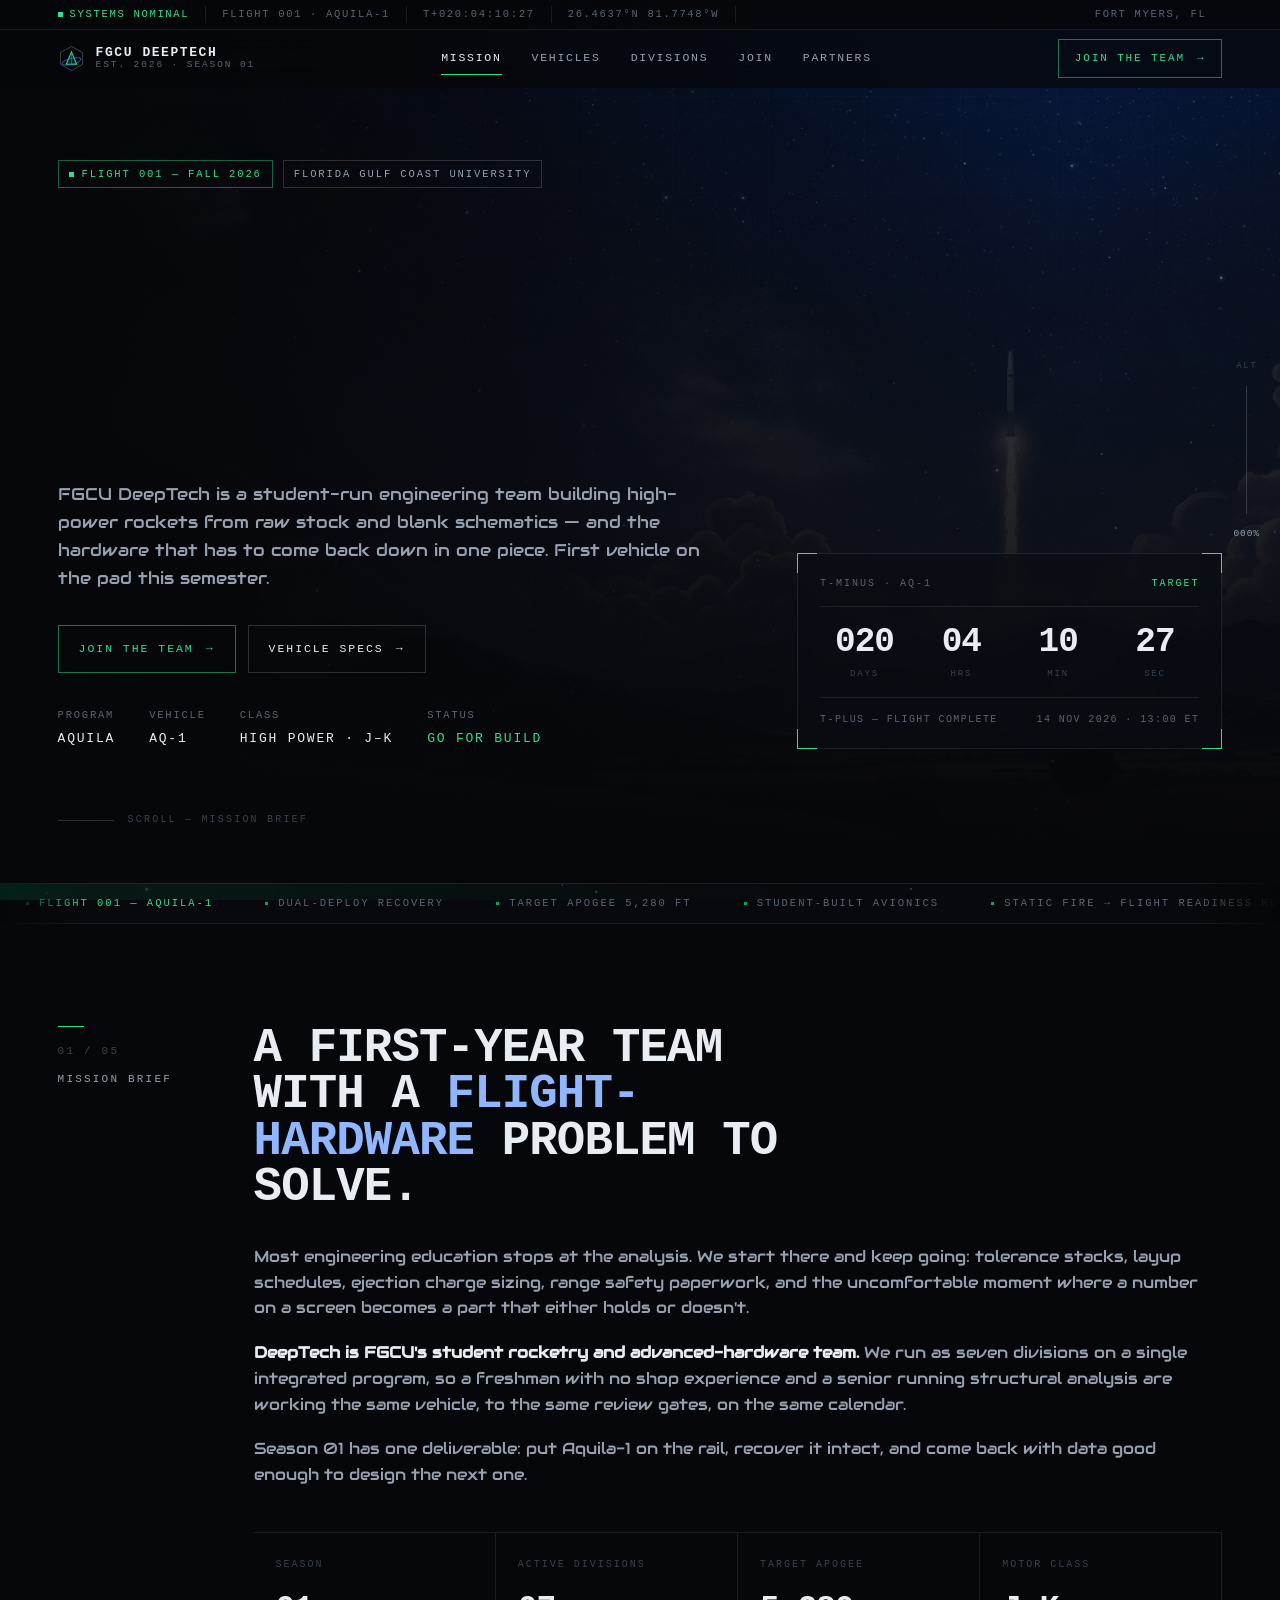
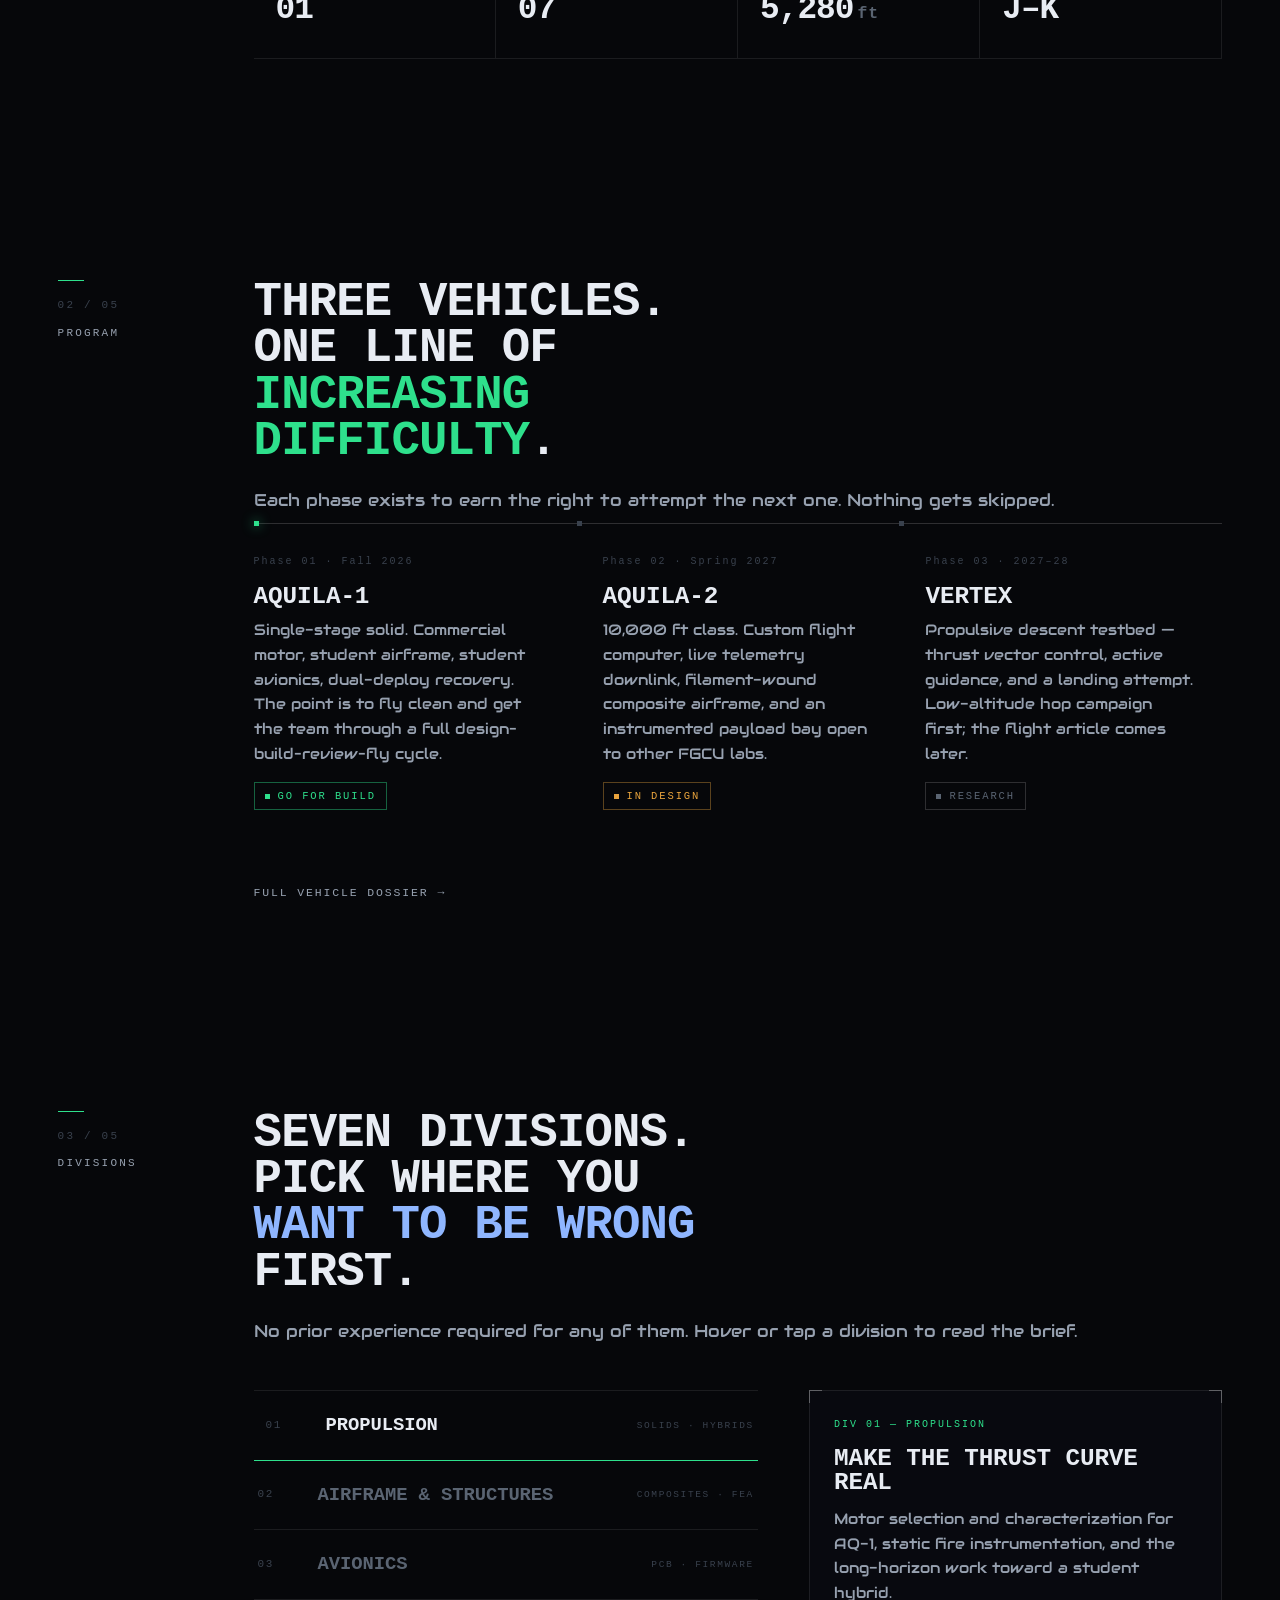
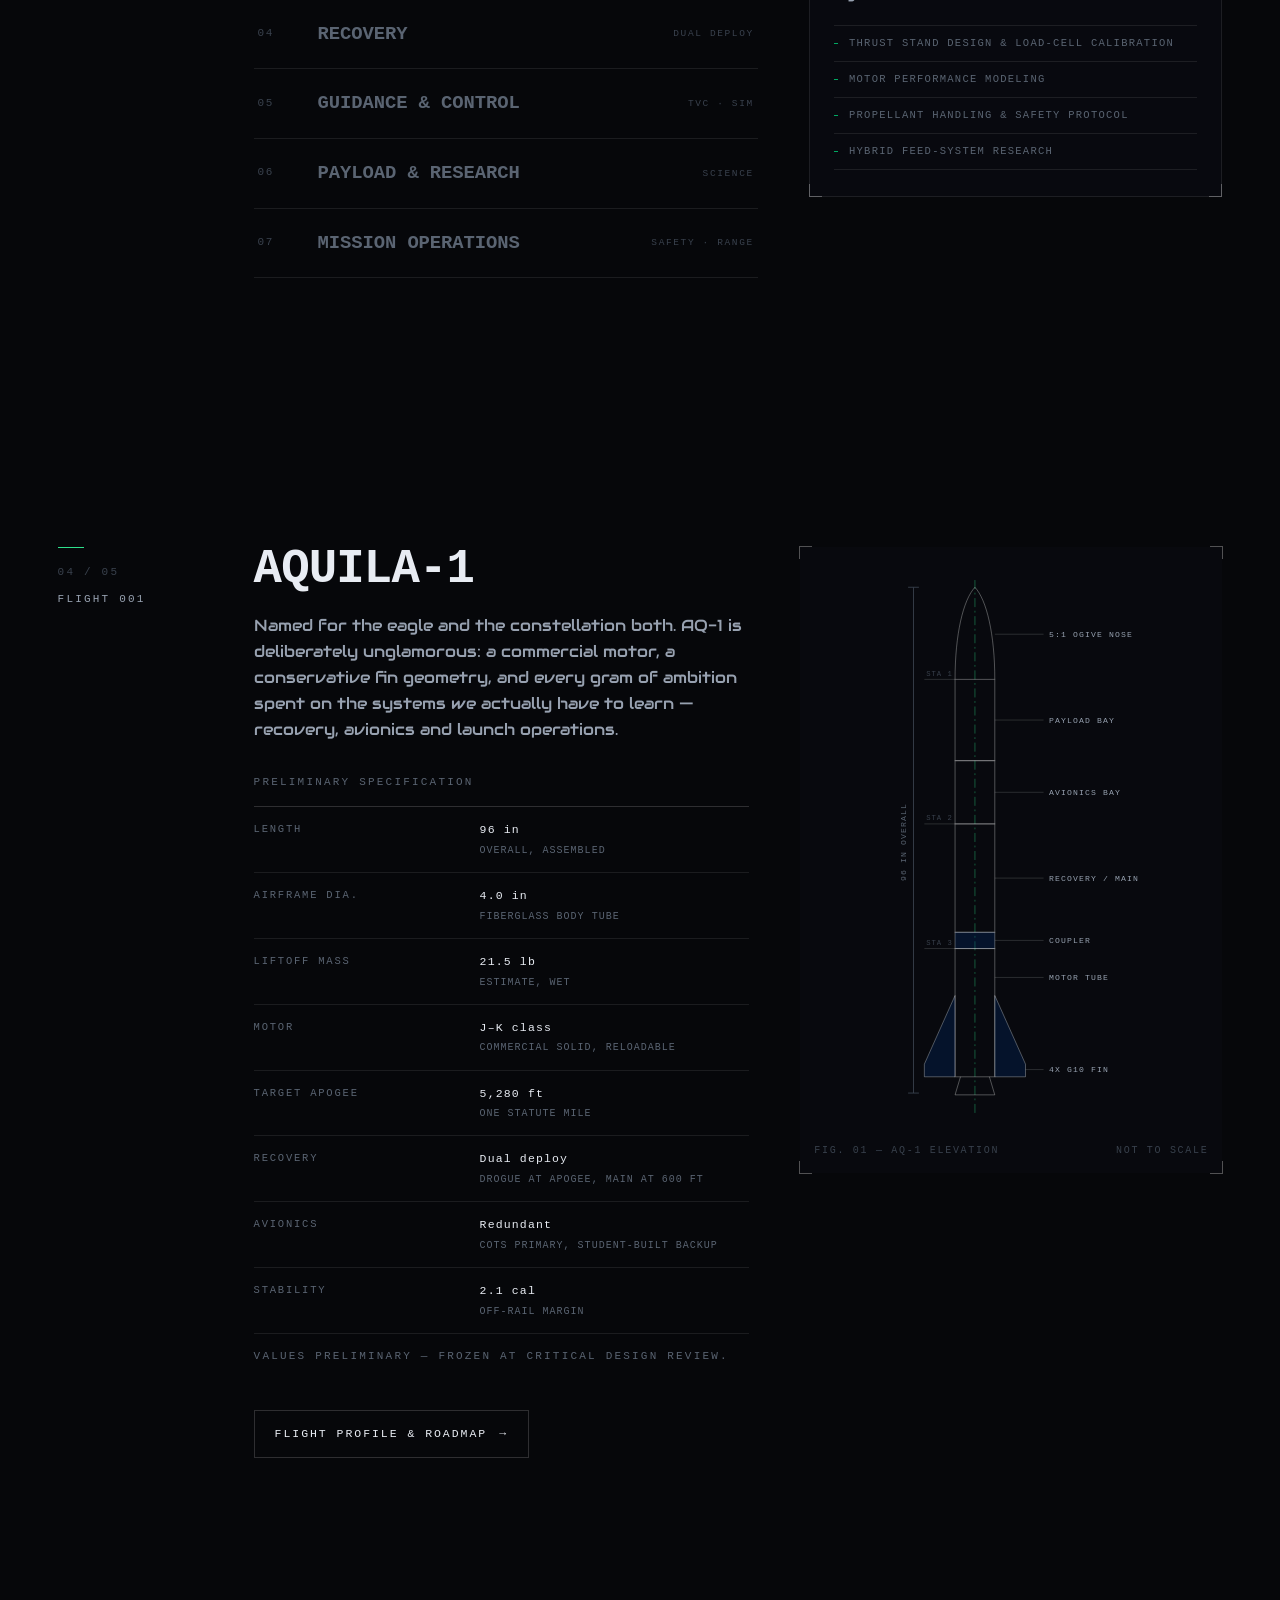
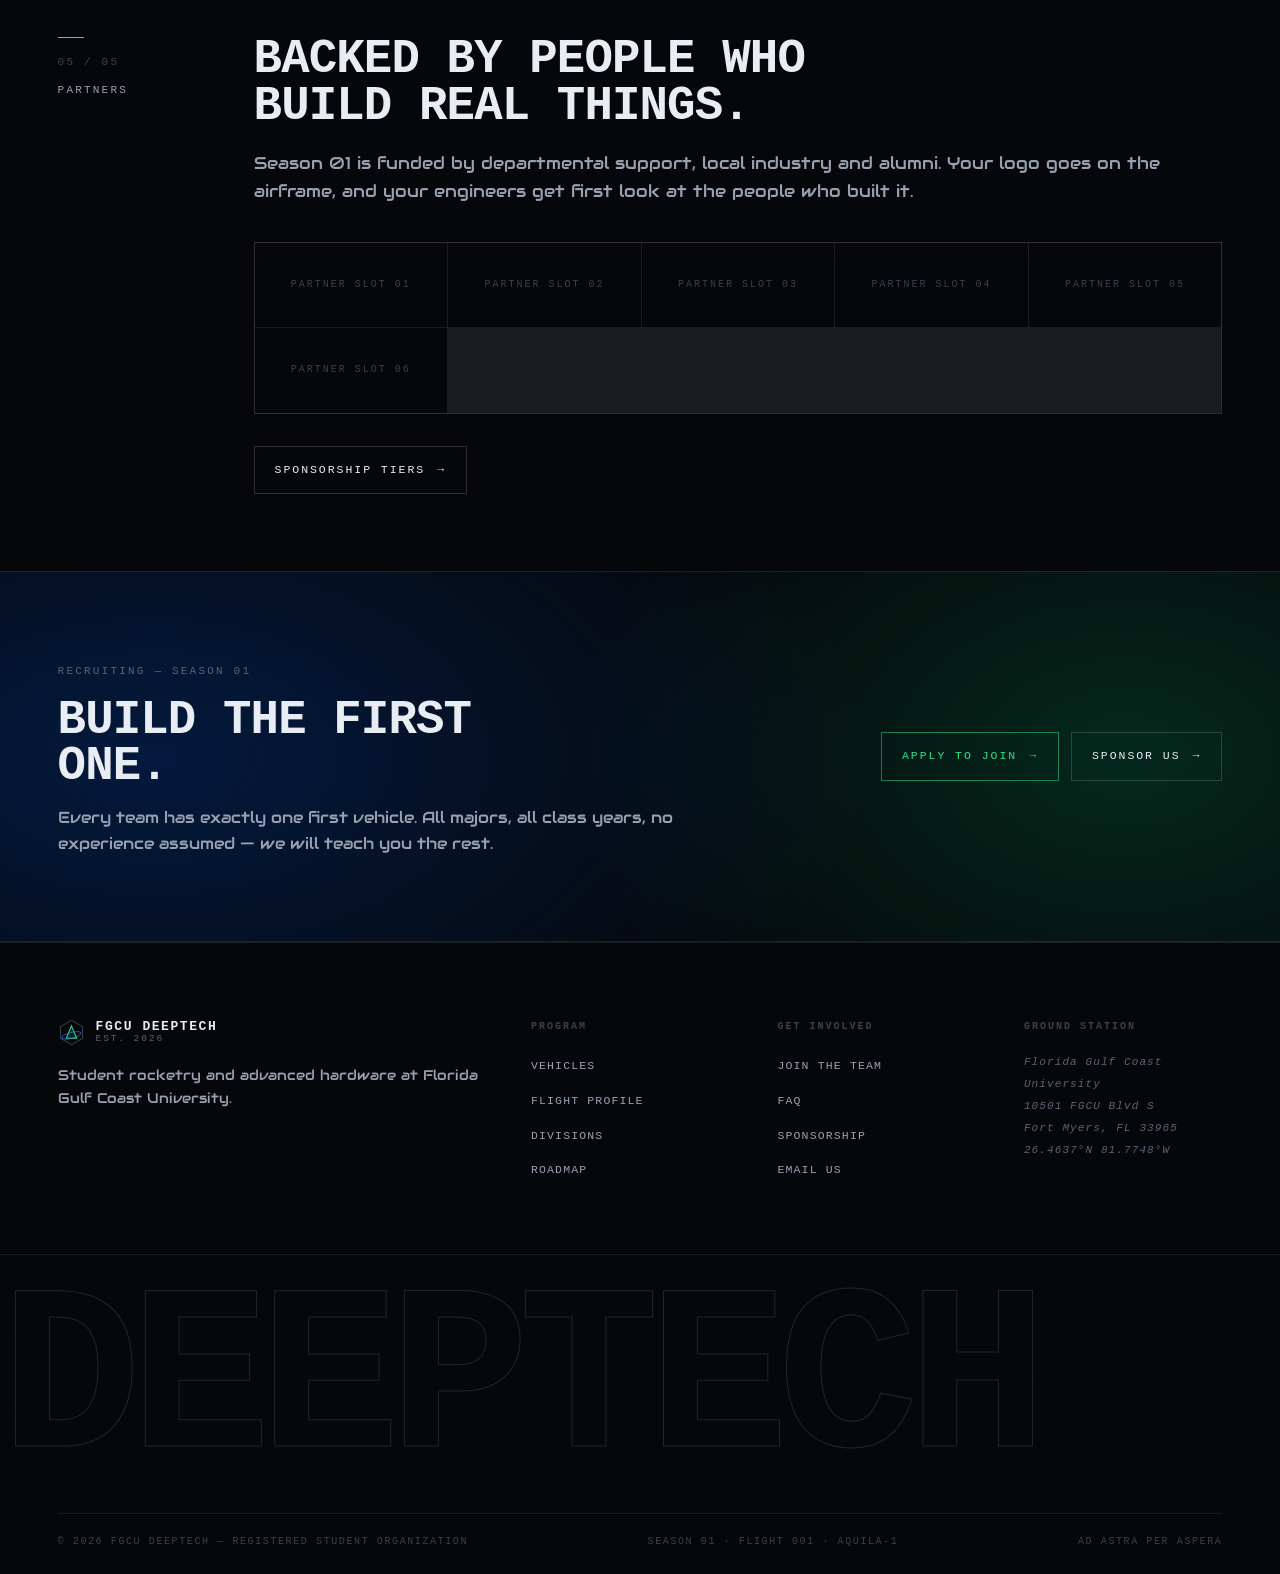
<file: site/index.html>
<!DOCTYPE html>
<html lang="en">
<head>
<meta charset="utf-8">
<meta name="viewport" content="width=device-width, initial-scale=1">
<title>FGCU DeepTech — Student Rocketry at Florida Gulf Coast University</title>
<meta name="description" content="FGCU DeepTech is a student-run engineering team at Florida Gulf Coast University designing, building, and flying high-power rockets. Flight 001 launches this semester.">
<meta name="theme-color" content="#06070A">

<meta property="og:type" content="website">
<meta property="og:title" content="FGCU DeepTech — From the Gulf Coast to Apogee">
<meta property="og:description" content="Student-run rocketry and deep-tech engineering at Florida Gulf Coast University. Flight 001 launches this semester.">
<meta property="og:image" content="assets/img/hero-launch.webp">
<meta name="twitter:card" content="summary_large_image">

<link rel="icon" href="assets/img/favicon.svg" type="image/svg+xml">
<link rel="preconnect" href="https://fonts.googleapis.com">
<link rel="preconnect" href="https://fonts.gstatic.com" crossorigin>
<link href="https://fonts.googleapis.com/css2?family=Audiowide&display=swap" rel="stylesheet">
<link rel="stylesheet" href="assets/css/main.css">
<script>document.documentElement.className+=" js";</script>
</head>
<body>

<a class="skip" href="#main">Skip to content</a>

<canvas id="starfield" aria-hidden="true"></canvas>
<div class="backdrop" aria-hidden="true"></div>
<div class="mesh" aria-hidden="true"></div>

<!-- ===== STATUS STRIP ===== -->
<div class="strip" role="status" aria-label="Program status">
  <div class="strip__in">
    <i class="go"><span class="dot dot--pulse"></span>Systems nominal</i>
    <i class="hide-s">Flight&nbsp;001 &middot; Aquila-1</i>
    <i><span id="strip-t" class="tnum">T-000:00:00:00</span></i>
    <i class="hide-s" id="strip-pos">26.4637&deg;N 81.7748&deg;W</i>
    <i class="last hide-s">Fort Myers, FL</i>
  </div>
</div>

<!-- ===== HEADER ===== -->
<header class="hdr">
  <div class="hdr__in wrap">
    <a class="brand" href="index.html" aria-label="FGCU DeepTech home">
      <svg viewBox="0 0 32 32" fill="none" aria-hidden="true">
        <path d="M16 1.6 29 9v14L16 30.4 3 23V9L16 1.6Z" stroke="rgba(255,255,255,.26)" stroke-width="1.1"/>
        <path d="M16 8.2 22.2 22.8H9.8L16 8.2Z" fill="#2EE08C" fill-opacity=".14" stroke="#2EE08C" stroke-width="1.2"/>
        <path d="M16 8.2v14.6" stroke="#2EE08C" stroke-width=".9" stroke-opacity=".45"/>
        <ellipse cx="16" cy="19.4" rx="11.6" ry="3.5" stroke="#3A78E8" stroke-width="1" stroke-opacity=".8" transform="rotate(-14 16 19.4)"/>
      </svg>
      <span class="brand__txt">FGCU&nbsp;DeepTech<small>Est. 2026 &middot; Season 01</small></span>
    </a>

    <nav class="nav" aria-label="Primary">
      <a href="index.html" aria-current="page">Mission</a>
      <a href="vehicles.html">Vehicles</a>
      <a href="divisions.html">Divisions</a>
      <a href="join.html">Join</a>
      <a href="partners.html">Partners</a>
    </nav>

    <div class="hdr__cta">
      <a class="btn btn--primary" href="join.html">Join the team <span class="arw">&rarr;</span></a>
      <button class="burger" type="button" aria-label="Open menu" aria-expanded="false" aria-controls="drawer">
        <span></span><span></span>
      </button>
    </div>
  </div>
</header>

<!-- ===== MOBILE DRAWER ===== -->
<div class="drawer" id="drawer" aria-hidden="true">
  <a class="dl" href="index.html" aria-current="page"><em>01</em>Mission</a>
  <a class="dl" href="vehicles.html"><em>02</em>Vehicles</a>
  <a class="dl" href="divisions.html"><em>03</em>Divisions</a>
  <a class="dl" href="join.html"><em>04</em>Join</a>
  <a class="dl" href="partners.html"><em>05</em>Partners</a>
  <a class="btn btn--primary" href="join.html">Apply now <span class="arw">&rarr;</span></a>
</div>

<!-- ===== SCROLL TELEMETRY ===== -->
<div class="telem" aria-hidden="true">
  <span>ALT</span>
  <div class="telem__bar"><b></b></div>
  <span class="telem__val tnum">000%</span>
</div>

<main id="main">

  <!-- ===== HERO ===== -->
  <section class="hero">
    <div class="hero__art" aria-hidden="true">
      <img src="assets/img/hero-launch.webp" alt="" width="1920" height="1265" fetchpriority="high">
    </div>

    <div class="wrap hero__grid">
      <div>
        <div class="hero__eyebrow">
          <span class="chip chip--go"><span class="dot"></span>Flight 001 &mdash; Fall 2026</span>
          <span class="chip">Florida Gulf Coast University</span>
        </div>

        <h1 class="display d1">
          <span class="ln"><span data-rv="rise" style="--d:40ms">From the</span></span>
          <span class="ln"><span data-rv="rise" style="--d:140ms"><span data-decode>Gulf Coast</span></span></span>
          <span class="ln"><span data-rv="rise" style="--d:240ms" class="em-g">to apogee.</span></span>
        </h1>

        <p class="lede" data-rv style="--d:420ms">
          FGCU DeepTech is a student-run engineering team building high-power rockets from
          raw stock and blank schematics &mdash; and the hardware that has to come back down
          in one piece. First vehicle on the pad this semester.
        </p>

        <div class="btn-row" data-rv style="--d:520ms;margin-top:32px">
          <a class="btn btn--primary" href="join.html">Join the team <span class="arw">&rarr;</span></a>
          <a class="btn btn--ghost" href="vehicles.html">Vehicle specs <span class="arw">&rarr;</span></a>
        </div>

        <div class="hero__meta" data-rv style="--d:600ms">
          <div>Program<b>Aquila</b></div>
          <div>Vehicle<b>AQ-1</b></div>
          <div>Class<b>High power &middot; J&ndash;K</b></div>
          <div>Status<b class="em-g">Go for build</b></div>
        </div>
      </div>

      <!-- countdown console -->
      <div class="cdown frame is-live" data-cdown data-rv style="--d:300ms">
        <span class="br-tr"></span><span class="br-bl"></span>
        <div class="cdown__hd">
          <span>T-Minus &middot; AQ-1</span>
          <span class="em-g">Target</span>
        </div>
        <div class="cdown__clock">
          <div class="cdown__seg"><b data-seg="d">000</b><span>Days</span></div>
          <div class="cdown__seg"><b data-seg="h">00</b><span>Hrs</span></div>
          <div class="cdown__seg"><b data-seg="m">00</b><span>Min</span></div>
          <div class="cdown__seg"><b data-seg="s">00</b><span>Sec</span></div>
        </div>
        <div class="cdown__ft">
          <span data-cstate>Count proceeding</span>
          <span>14 Nov 2026 &middot; 13:00 ET</span>
        </div>
      </div>
    </div>

    <div class="wrap">
      <div class="scroll-hint"><i></i>Scroll &mdash; mission brief</div>
    </div>
  </section>

  <!-- ===== TICKER ===== -->
  <div class="ticker" aria-hidden="true">
    <div class="ticker__track">
      <span class="hl">Flight 001 &mdash; Aquila-1</span>
      <span>Dual-deploy recovery</span>
      <span>Target apogee 5,280 ft</span>
      <span>Student-built avionics</span>
      <span>Static fire &rarr; flight readiness review</span>
      <span class="hl">Recruiting all majors</span>
      <span>Composite airframe R&amp;D</span>
      <span>Propulsive landing study</span>
      <span>Tripoli L1 / L2 certification track</span>
      <!-- duplicate run keeps the marquee seamless -->
      <span class="hl">Flight 001 &mdash; Aquila-1</span>
      <span>Dual-deploy recovery</span>
      <span>Target apogee 5,280 ft</span>
      <span>Student-built avionics</span>
      <span>Static fire &rarr; flight readiness review</span>
      <span class="hl">Recruiting all majors</span>
      <span>Composite airframe R&amp;D</span>
      <span>Propulsive landing study</span>
      <span>Tripoli L1 / L2 certification track</span>
    </div>
  </div>

  <!-- ===== 01 / MISSION BRIEF ===== -->
  <section class="section" id="brief">
    <div class="wrap split">
      <div class="split__rail">
        <span class="idx">01 / 05</span>
        <span class="lbl">Mission brief</span>
      </div>

      <div>
        <h2 class="display d2" data-rv style="max-width:19ch">
          A first-year team with a <span class="em-b">flight-hardware</span> problem to solve.
        </h2>

        <div style="margin-top:32px">
          <p class="body" data-rv style="--d:80ms">
            Most engineering education stops at the analysis. We start there and keep going:
            tolerance stacks, layup schedules, ejection charge sizing, range safety paperwork,
            and the uncomfortable moment where a number on a screen becomes a part that either
            holds or doesn't.
          </p>
          <p class="body" data-rv style="--d:140ms">
            <strong>DeepTech is FGCU's student rocketry and advanced-hardware team.</strong>
            We run as seven divisions on a single integrated program, so a freshman with no
            shop experience and a senior running structural analysis are working the same
            vehicle, to the same review gates, on the same calendar.
          </p>
          <p class="body" data-rv style="--d:200ms">
            Season 01 has one deliverable: put Aquila-1 on the rail, recover it intact, and
            come back with data good enough to design the next one.
          </p>
        </div>

        <dl class="stats" style="margin-top:44px" data-rv>
          <div><dt>Season</dt><dd>01</dd></div>
          <div><dt>Active divisions</dt><dd>07</dd></div>
          <div><dt>Target apogee</dt><dd>5,280<em>ft</em></dd></div>
          <div><dt>Motor class</dt><dd>J&ndash;K</dd></div>
        </dl>
      </div>
    </div>
  </section>

  <!-- ===== 02 / PROGRAM ===== -->
  <section class="section" id="program">
    <div class="wrap split">
      <div class="split__rail">
        <span class="idx">02 / 05</span>
        <span class="lbl">Program</span>
      </div>

      <div>
        <h2 class="display d2" data-rv style="max-width:17ch">
          Three vehicles. One line of <span class="em-g">increasing difficulty</span>.
        </h2>
        <p class="lede" style="margin-top:22px" data-rv>
          Each phase exists to earn the right to attempt the next one. Nothing gets skipped.
        </p>

        <div class="phases">
          <article class="phase is-now" data-rv style="--d:60ms">
            <span class="phase__no">Phase 01 &middot; Fall 2026</span>
            <h3 class="display d3">Aquila&#8209;1</h3>
            <p>
              Single-stage solid. Commercial motor, student airframe, student avionics,
              dual-deploy recovery. The point is to fly clean and get the team through a
              full design&ndash;build&ndash;review&ndash;fly cycle.
            </p>
            <span class="chip chip--go"><span class="dot"></span>Go for build</span>
          </article>

          <article class="phase" data-rv style="--d:140ms">
            <span class="phase__no">Phase 02 &middot; Spring 2027</span>
            <h3 class="display d3">Aquila&#8209;2</h3>
            <p>
              10,000&nbsp;ft class. Custom flight computer, live telemetry downlink, filament-wound
              composite airframe, and an instrumented payload bay open to other FGCU labs.
            </p>
            <span class="chip chip--dev"><span class="dot"></span>In design</span>
          </article>

          <article class="phase" data-rv style="--d:220ms">
            <span class="phase__no">Phase 03 &middot; 2027&ndash;28</span>
            <h3 class="display d3">Vertex</h3>
            <p>
              Propulsive descent testbed &mdash; thrust vector control, active guidance, and a
              landing attempt. Low-altitude hop campaign first; the flight article comes later.
            </p>
            <span class="chip chip--hold"><span class="dot"></span>Research</span>
          </article>
        </div>

        <div style="margin-top:38px" data-rv>
          <a class="tlink" href="vehicles.html">Full vehicle dossier <span class="arw">&rarr;</span></a>
        </div>
      </div>
    </div>
  </section>

  <!-- ===== 03 / DIVISIONS CONSOLE ===== -->
  <section class="section" id="divisions">
    <div class="wrap split">
      <div class="split__rail">
        <span class="idx">03 / 05</span>
        <span class="lbl">Divisions</span>
      </div>

      <div>
        <h2 class="display d2" data-rv style="max-width:18ch">
          Seven divisions. Pick where you <span class="em-b">want to be wrong</span> first.
        </h2>
        <p class="lede" style="margin-top:22px;margin-bottom:44px" data-rv>
          No prior experience required for any of them. Hover or tap a division to read the brief.
        </p>

        <div class="divs" data-rv>
          <div class="divs__list" role="tablist" aria-label="Divisions">
            <button class="divs__row" type="button" role="tab" data-div="prop" aria-selected="true">
              <span class="no">01</span><span class="nm">Propulsion</span><span class="tg">Solids &middot; Hybrids</span>
            </button>
            <button class="divs__row" type="button" role="tab" data-div="struct" aria-selected="false">
              <span class="no">02</span><span class="nm">Airframe &amp; Structures</span><span class="tg">Composites &middot; FEA</span>
            </button>
            <button class="divs__row" type="button" role="tab" data-div="avio" aria-selected="false">
              <span class="no">03</span><span class="nm">Avionics</span><span class="tg">PCB &middot; Firmware</span>
            </button>
            <button class="divs__row" type="button" role="tab" data-div="rec" aria-selected="false">
              <span class="no">04</span><span class="nm">Recovery</span><span class="tg">Dual deploy</span>
            </button>
            <button class="divs__row" type="button" role="tab" data-div="gnc" aria-selected="false">
              <span class="no">05</span><span class="nm">Guidance &amp; Control</span><span class="tg">TVC &middot; Sim</span>
            </button>
            <button class="divs__row" type="button" role="tab" data-div="pay" aria-selected="false">
              <span class="no">06</span><span class="nm">Payload &amp; Research</span><span class="tg">Science</span>
            </button>
            <button class="divs__row" type="button" role="tab" data-div="ops" aria-selected="false">
              <span class="no">07</span><span class="nm">Mission Operations</span><span class="tg">Safety &middot; Range</span>
            </button>
          </div>

          <div class="divs__panelwrap">
            <div class="divs__panel frame">
              <span class="br-tr"></span><span class="br-bl"></span>

              <article data-pane="prop">
                <span class="pk">Div 01 &mdash; Propulsion</span>
                <h3 class="display d3">Make the thrust curve real</h3>
                <p>Motor selection and characterization for AQ-1, static fire instrumentation, and the long-horizon work toward a student hybrid.</p>
                <ul>
                  <li>Thrust stand design &amp; load-cell calibration</li>
                  <li>Motor performance modeling</li>
                  <li>Propellant handling &amp; safety protocol</li>
                  <li>Hybrid feed-system research</li>
                </ul>
              </article>

              <article data-pane="struct">
                <span class="pk">Div 02 &mdash; Airframe &amp; Structures</span>
                <h3 class="display d3">Everything that has to not break</h3>
                <p>Body tubes, fin cans, bulkheads, couplers and the load paths between them. CAD to cut parts, not to make pictures.</p>
                <ul>
                  <li>SolidWorks / Fusion modeling</li>
                  <li>Carbon &amp; fiberglass layup</li>
                  <li>FEA on flight loads</li>
                  <li>Machining &amp; additive fabrication</li>
                </ul>
              </article>

              <article data-pane="avio">
                <span class="pk">Div 03 &mdash; Avionics</span>
                <h3 class="display d3">The vehicle's nervous system</h3>
                <p>Flight computer hardware and firmware: sensing, logging, deployment events, and the radio link back to the ground station.</p>
                <ul>
                  <li>PCB design in KiCad</li>
                  <li>Embedded C / C++ on STM32</li>
                  <li>Barometric &amp; IMU sensor fusion</li>
                  <li>LoRa telemetry &amp; ground software</li>
                </ul>
              </article>

              <article data-pane="rec">
                <span class="pk">Div 04 &mdash; Recovery</span>
                <h3 class="display d3">Bring it back flyable</h3>
                <p>Dual-deployment architecture, parachute sizing, ejection charge testing, and the shock-cord math nobody thinks about until it fails.</p>
                <ul>
                  <li>Descent-rate &amp; drift analysis</li>
                  <li>Black powder charge ground testing</li>
                  <li>Parachute fabrication</li>
                  <li>Deployment reliability review</li>
                </ul>
              </article>

              <article data-pane="gnc">
                <span class="pk">Div 05 &mdash; Guidance &amp; Control</span>
                <h3 class="display d3">The Vertex problem</h3>
                <p>Six-degree-of-freedom simulation now; thrust vector control and propulsive landing algorithms as the program matures.</p>
                <ul>
                  <li>6-DOF flight simulation</li>
                  <li>Control-loop design &amp; tuning</li>
                  <li>TVC gimbal prototyping</li>
                  <li>State estimation / Kalman filtering</li>
                </ul>
              </article>

              <article data-pane="pay">
                <span class="pk">Div 06 &mdash; Payload &amp; Research</span>
                <h3 class="display d3">Give the flight a reason</h3>
                <p>Instrumented payloads flown for FGCU research groups and for our own aerodynamic and environmental data collection.</p>
                <ul>
                  <li>Sensor package integration</li>
                  <li>Data reduction &amp; analysis</li>
                  <li>Environmental &amp; vibration testing</li>
                  <li>Interface control documentation</li>
                </ul>
              </article>

              <article data-pane="ops">
                <span class="pk">Div 07 &mdash; Mission Operations</span>
                <h3 class="display d3">Nothing flies without this</h3>
                <p>Launch day runs on checklists, waivers and comms. Ops also owns the budget, the sponsor relationships and outreach.</p>
                <ul>
                  <li>Range safety &amp; FAA waiver process</li>
                  <li>Launch checklists &amp; comms protocol</li>
                  <li>Budget, procurement &amp; sponsorship</li>
                  <li>Outreach, media &amp; documentation</li>
                </ul>
              </article>
            </div>
          </div>
        </div>

        <div style="margin-top:36px" data-rv>
          <a class="tlink" href="divisions.html">Division detail &amp; leads <span class="arw">&rarr;</span></a>
        </div>
      </div>
    </div>
  </section>

  <!-- ===== 04 / FLIGHT 001 ===== -->
  <section class="section" id="flight001">
    <div class="wrap split">
      <div class="split__rail">
        <span class="idx">04 / 05</span>
        <span class="lbl">Flight 001</span>
      </div>

      <div>
        <div style="display:grid;grid-template-columns:minmax(0,1.08fr) minmax(0,.92fr);gap:clamp(24px,4vw,56px);align-items:start" class="f1grid">
          <div>
            <h2 class="display d2" data-rv style="max-width:14ch">Aquila&#8209;1</h2>
            <p class="body" data-rv style="margin-top:20px;--d:80ms">
              Named for the eagle and the constellation both. AQ-1 is deliberately unglamorous:
              a commercial motor, a conservative fin geometry, and every gram of ambition spent
              on the systems we actually have to learn &mdash; recovery, avionics and launch operations.
            </p>

            <table class="spec" style="margin-top:32px" data-rv>
              <caption class="kicker" style="text-align:left;padding-bottom:14px">Preliminary specification</caption>
              <tbody>
                <tr><th scope="row">Length</th><td>96 in <small>overall, assembled</small></td></tr>
                <tr><th scope="row">Airframe dia.</th><td>4.0 in <small>fiberglass body tube</small></td></tr>
                <tr><th scope="row">Liftoff mass</th><td>21.5 lb <small>estimate, wet</small></td></tr>
                <tr><th scope="row">Motor</th><td>J&ndash;K class <small>commercial solid, reloadable</small></td></tr>
                <tr><th scope="row">Target apogee</th><td>5,280 ft <small>one statute mile</small></td></tr>
                <tr><th scope="row">Recovery</th><td>Dual deploy <small>drogue at apogee, main at 600 ft</small></td></tr>
                <tr><th scope="row">Avionics</th><td>Redundant <small>COTS primary, student-built backup</small></td></tr>
                <tr><th scope="row">Stability</th><td>2.1 cal <small>off-rail margin</small></td></tr>
              </tbody>
            </table>
            <p class="kicker" style="margin-top:14px">Values preliminary &mdash; frozen at critical design review.</p>
          </div>

          <figure class="fig frame" data-rv style="--d:120ms">
            <span class="br-tr"></span><span class="br-bl"></span>
          <svg class="vdiag" viewBox="0 0 320 620" role="img" aria-label="Aquila-1 vehicle elevation showing nose cone, payload bay, avionics bay, recovery section, coupler, motor tube and fins">
            <!-- centreline -->
            <line class="cl" x1="120" y1="10" x2="120" y2="600"/>

            <!-- overall dimension -->
            <line class="dim" x1="52" y1="18" x2="52" y2="578"/>
            <line class="dim" x1="46" y1="18" x2="58" y2="18"/>
            <line class="dim" x1="46" y1="578" x2="58" y2="578"/>
            <text class="dl" x="44" y="300" transform="rotate(-90 44 300)">96 in overall</text>

            <!-- airframe -->
            <path class="sk" d="M98 120 C98 70 107 32 120 18 C133 32 142 70 142 120"/>
            <rect class="sk" x="98" y="120" width="44" height="90"/>
            <rect class="sk" x="98" y="210" width="44" height="70"/>
            <rect class="sk" x="98" y="280" width="44" height="120"/>
            <rect class="sk fill" x="98" y="400" width="44" height="18"/>
            <rect class="sk" x="98" y="418" width="44" height="142"/>

            <!-- fins -->
            <path class="sk fill" d="M98 470 L64 546 L64 560 L98 560 Z"/>
            <path class="sk fill" d="M142 470 L176 546 L176 560 L142 560 Z"/>

            <!-- nozzle -->
            <path class="sk" d="M104 560 L98 580 L142 580 L136 560"/>

            <!-- callouts -->
            <g class="cal">
              <line x1="142" y1="70"  x2="196" y2="70"/>  <text x="202" y="73">5:1 ogive nose</text>
              <line x1="142" y1="165" x2="196" y2="165"/> <text x="202" y="168">Payload bay</text>
              <line x1="142" y1="245" x2="196" y2="245"/> <text x="202" y="248">Avionics bay</text>
              <line x1="142" y1="340" x2="196" y2="340"/> <text x="202" y="343">Recovery / main</text>
              <line x1="142" y1="409" x2="196" y2="409"/> <text x="202" y="412">Coupler</text>
              <line x1="142" y1="450" x2="196" y2="450"/> <text x="202" y="453">Motor tube</text>
              <line x1="176" y1="552" x2="196" y2="552"/> <text x="202" y="555">4x G10 fin</text>
            </g>

            <!-- station marks -->
            <g class="cal">
              <line x1="64" y1="120" x2="98" y2="120"/> <text class="stn" x="66" y="116">STA 1</text>
              <line x1="64" y1="280" x2="98" y2="280"/> <text class="stn" x="66" y="276">STA 2</text>
              <line x1="64" y1="418" x2="98" y2="418"/> <text class="stn" x="66" y="414">STA 3</text>
            </g>
          </svg>
            <figcaption class="fig__cap"><span>Fig. 01 &mdash; AQ-1 elevation</span><span>Not to scale</span></figcaption>
          </figure>
        </div>

        <div class="btn-row" style="margin-top:44px" data-rv>
          <a class="btn btn--ghost" href="vehicles.html">Flight profile &amp; roadmap <span class="arw">&rarr;</span></a>
        </div>
      </div>
    </div>
  </section>

  <!-- ===== 05 / PARTNERS ===== -->
  <section class="section section--tight" id="partners">
    <div class="wrap split">
      <div class="split__rail">
        <span class="idx">05 / 05</span>
        <span class="lbl">Partners</span>
      </div>

      <div>
        <h2 class="display d2" data-rv style="max-width:20ch">Backed by people who build real things.</h2>
        <p class="lede" style="margin-top:20px;margin-bottom:36px" data-rv>
          Season 01 is funded by departmental support, local industry and alumni. Your logo goes on
          the airframe, and your engineers get first look at the people who built it.
        </p>

        <div class="plot" data-rv>
          <div>Partner slot 01</div><div>Partner slot 02</div><div>Partner slot 03</div>
          <div>Partner slot 04</div><div>Partner slot 05</div><div>Partner slot 06</div>
        </div>

        <div class="btn-row" style="margin-top:32px" data-rv>
          <a class="btn btn--ghost" href="partners.html">Sponsorship tiers <span class="arw">&rarr;</span></a>
        </div>
      </div>
    </div>
  </section>

  <!-- ===== CTA BAND ===== -->
  <section class="band">
    <div class="wrap band__in">
      <div data-rv>
        <span class="kicker">Recruiting &mdash; Season 01</span>
        <h2 class="display d2" style="margin-top:16px">Build the first one.</h2>
        <p>
          Every team has exactly one first vehicle. All majors, all class years, no experience
          assumed &mdash; we will teach you the rest.
        </p>
      </div>
      <div class="btn-row" data-rv style="--d:120ms">
        <a class="btn btn--primary" href="join.html">Apply to join <span class="arw">&rarr;</span></a>
        <a class="btn btn--ghost" href="partners.html">Sponsor us <span class="arw">&rarr;</span></a>
      </div>
    </div>
  </section>

</main>

<!-- ===== FOOTER ===== -->
<footer class="ftr">
  <div class="wrap">
    <div class="ftr__grid">
      <div>
        <a class="brand" href="index.html" style="margin-bottom:18px">
          <svg viewBox="0 0 32 32" fill="none" aria-hidden="true">
            <path d="M16 1.6 29 9v14L16 30.4 3 23V9L16 1.6Z" stroke="rgba(255,255,255,.26)" stroke-width="1.1"/>
            <path d="M16 8.2 22.2 22.8H9.8L16 8.2Z" fill="#2EE08C" fill-opacity=".14" stroke="#2EE08C" stroke-width="1.2"/>
            <ellipse cx="16" cy="19.4" rx="11.6" ry="3.5" stroke="#3A78E8" stroke-width="1" stroke-opacity=".8" transform="rotate(-14 16 19.4)"/>
          </svg>
          <span class="brand__txt">FGCU&nbsp;DeepTech<small>Est. 2026</small></span>
        </a>
        <p class="body" style="font-size:.9rem;max-width:34ch">
          Student rocketry and advanced hardware at Florida Gulf Coast University.
        </p>
      </div>

      <div>
        <h4>Program</h4>
        <ul>
          <li><a href="vehicles.html">Vehicles</a></li>
          <li><a href="vehicles.html#profile">Flight profile</a></li>
          <li><a href="divisions.html">Divisions</a></li>
          <li><a href="index.html#program">Roadmap</a></li>
        </ul>
      </div>

      <div>
        <h4>Get involved</h4>
        <ul>
          <li><a href="join.html">Join the team</a></li>
          <li><a href="join.html#faq">FAQ</a></li>
          <li><a href="partners.html">Sponsorship</a></li>
          <li><a href="mailto:deeptech@fgcu.edu">Email us</a></li>
        </ul>
      </div>

      <div>
        <h4>Ground station</h4>
        <address class="ftr__addr">
          Florida Gulf Coast University<br>
          10501 FGCU Blvd S<br>
          Fort Myers, FL 33965<br>
          26.4637&deg;N 81.7748&deg;W
        </address>
      </div>
    </div>
  </div>

  <div class="wordmark" aria-hidden="true"><b>DEEPTECH</b></div>

  <div class="wrap">
    <div class="ftr__legal">
      <span>&copy; 2026 FGCU DeepTech &mdash; Registered student organization</span>
      <span>Season 01 &middot; Flight 001 &middot; Aquila-1</span>
      <span>Ad astra per aspera</span>
    </div>
  </div>
</footer>

<script src="assets/js/main.js" defer></script>
</body>
</html>
</file>
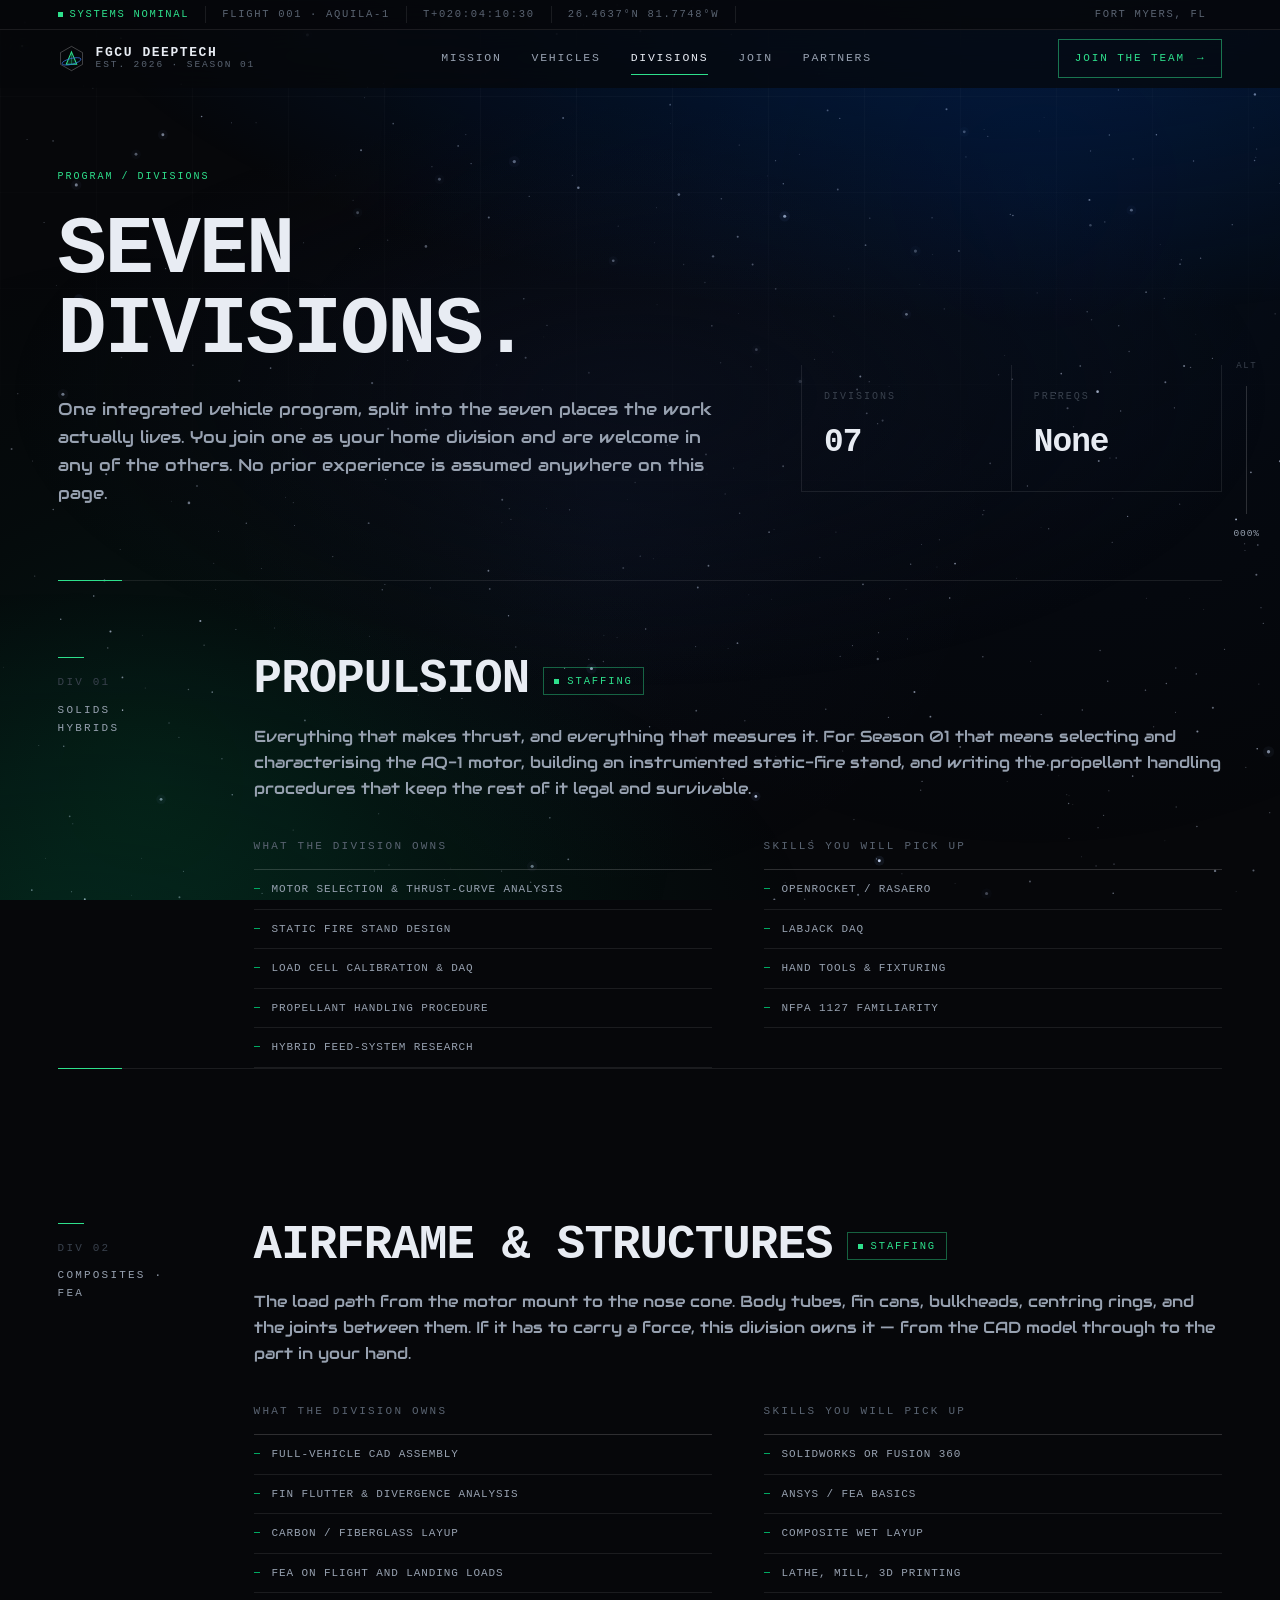
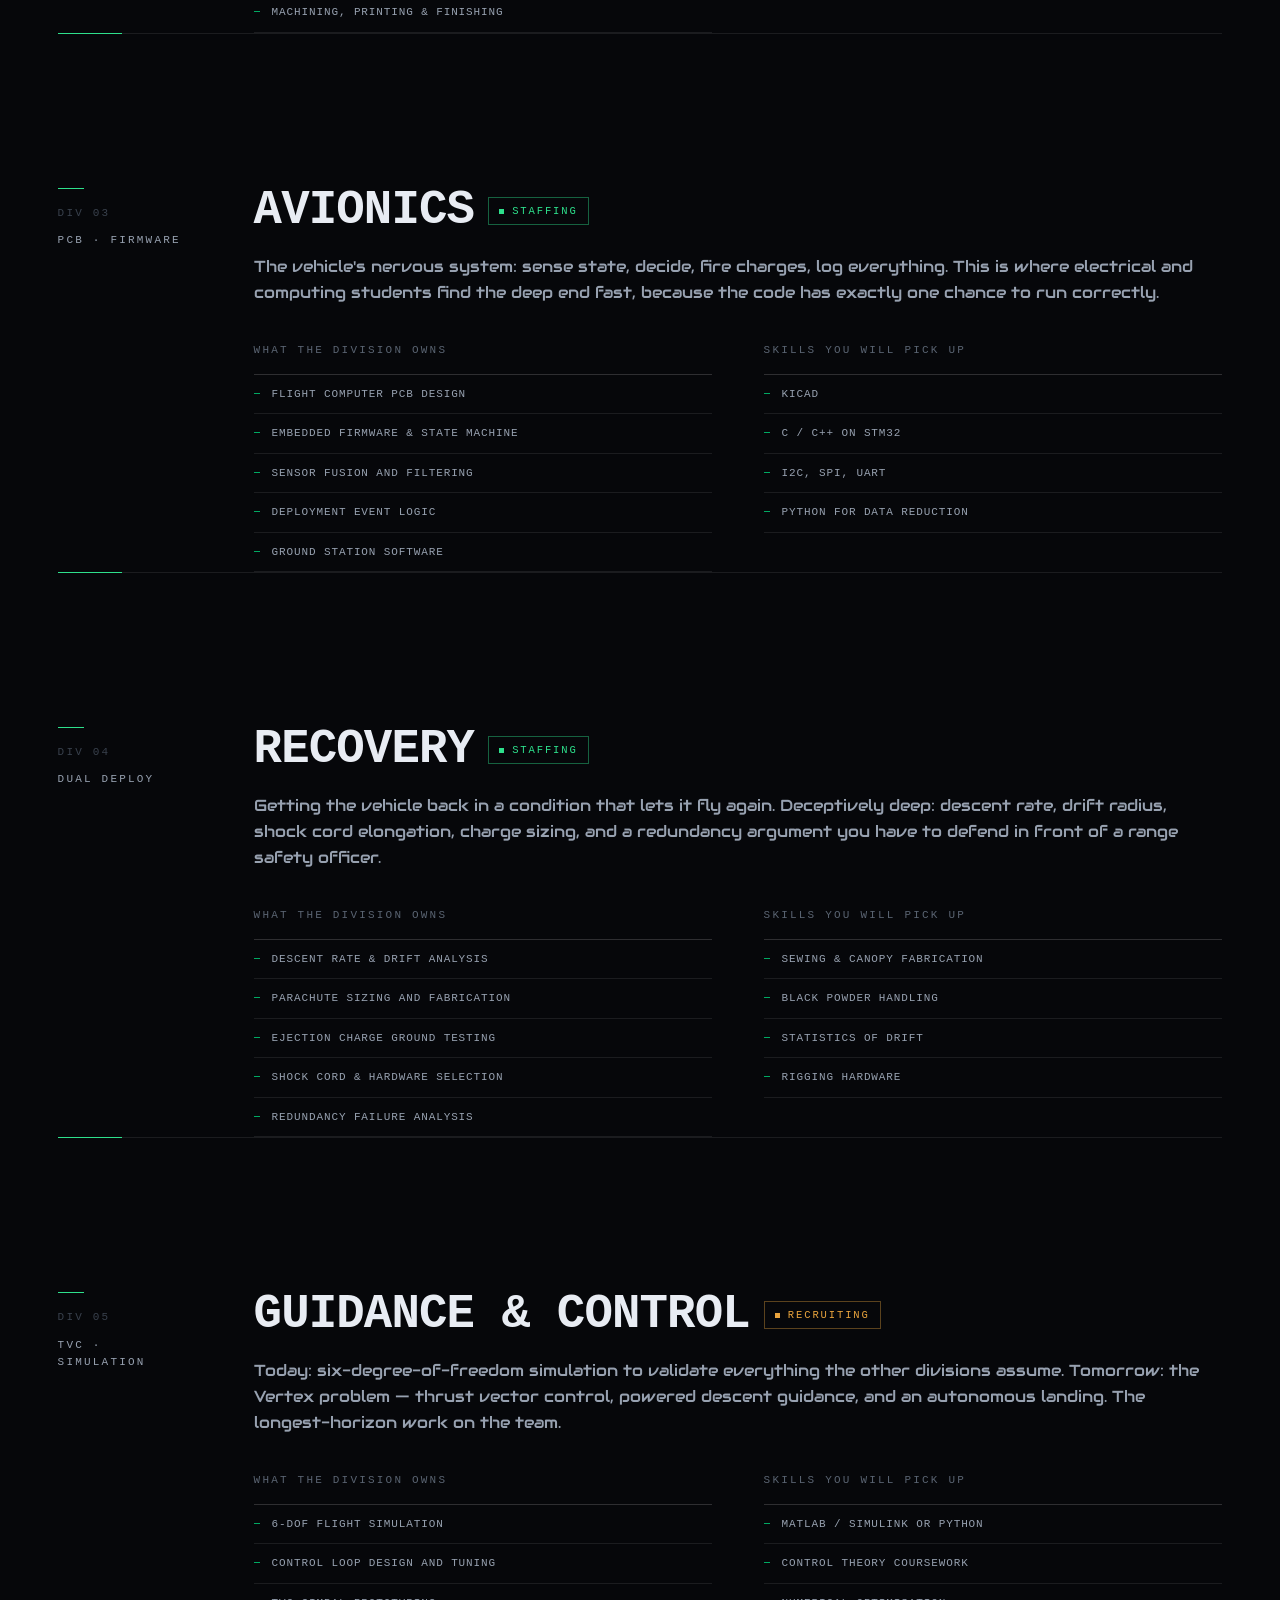
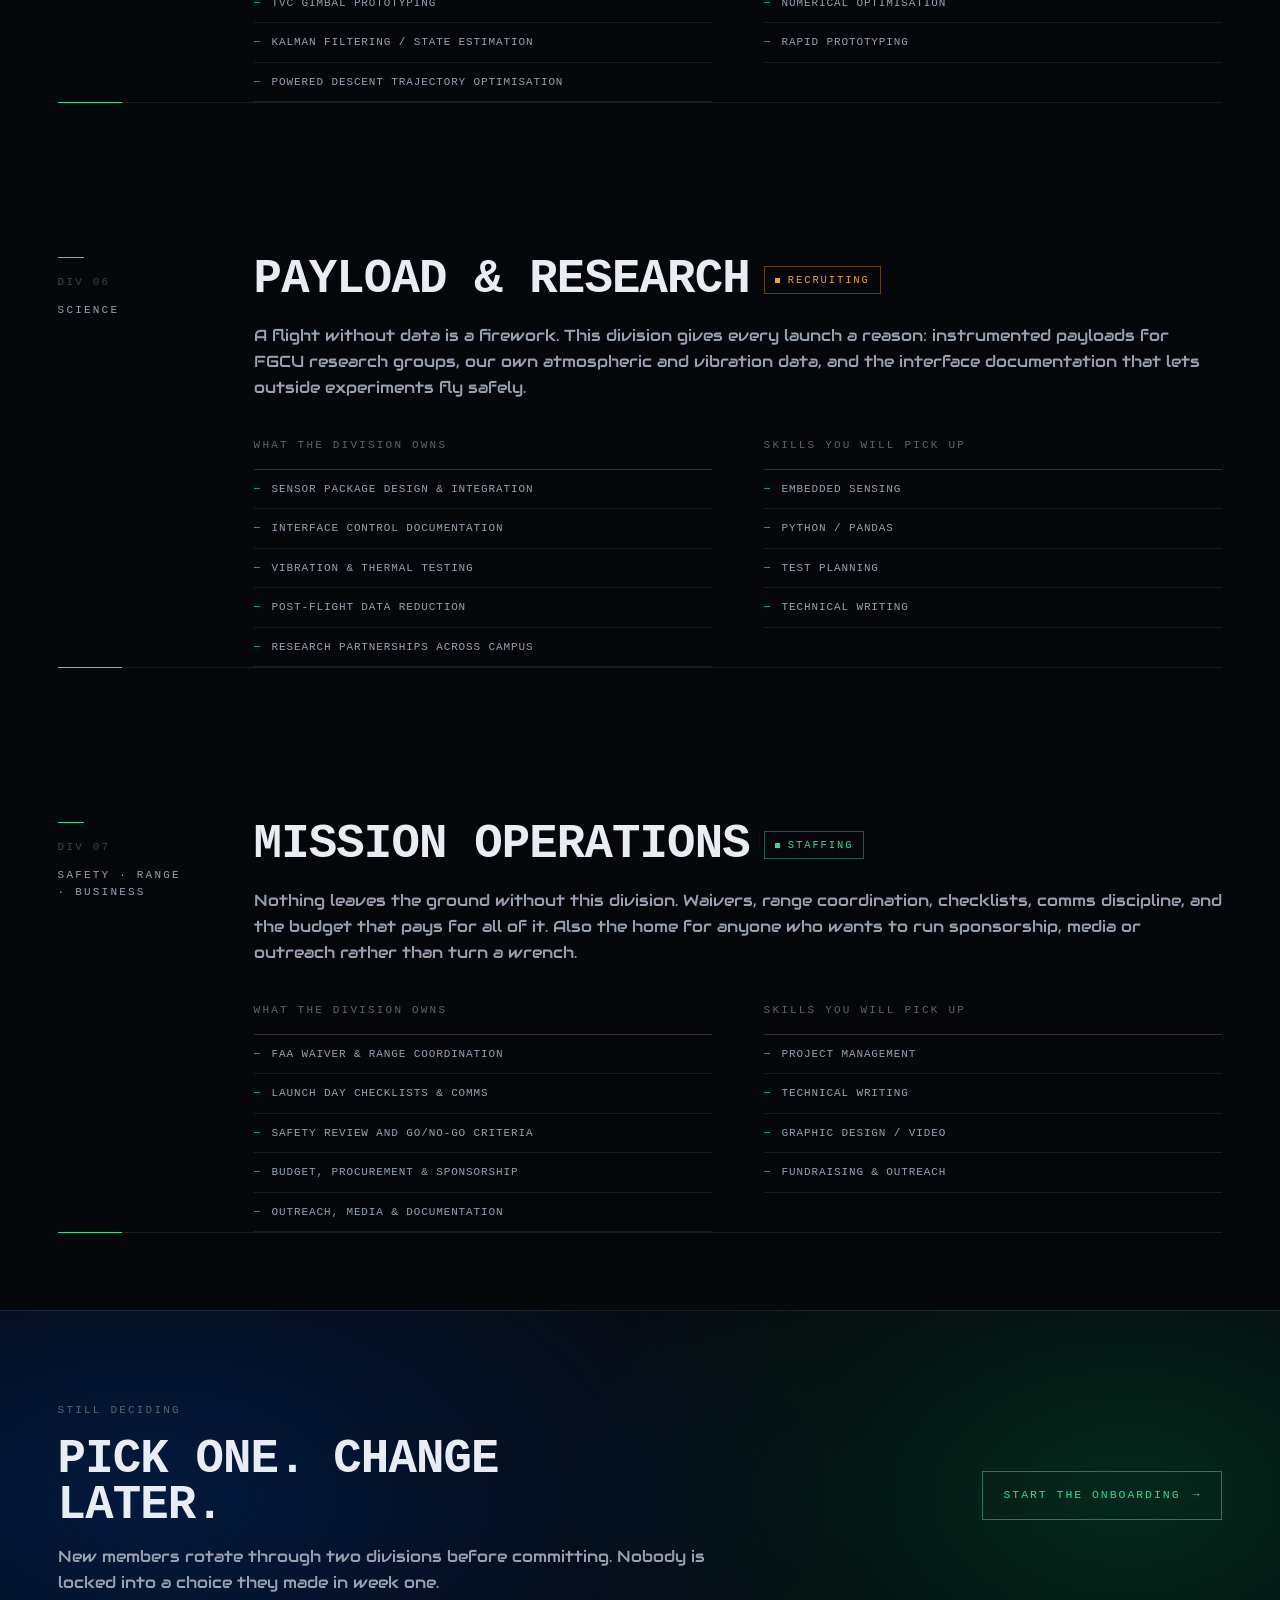
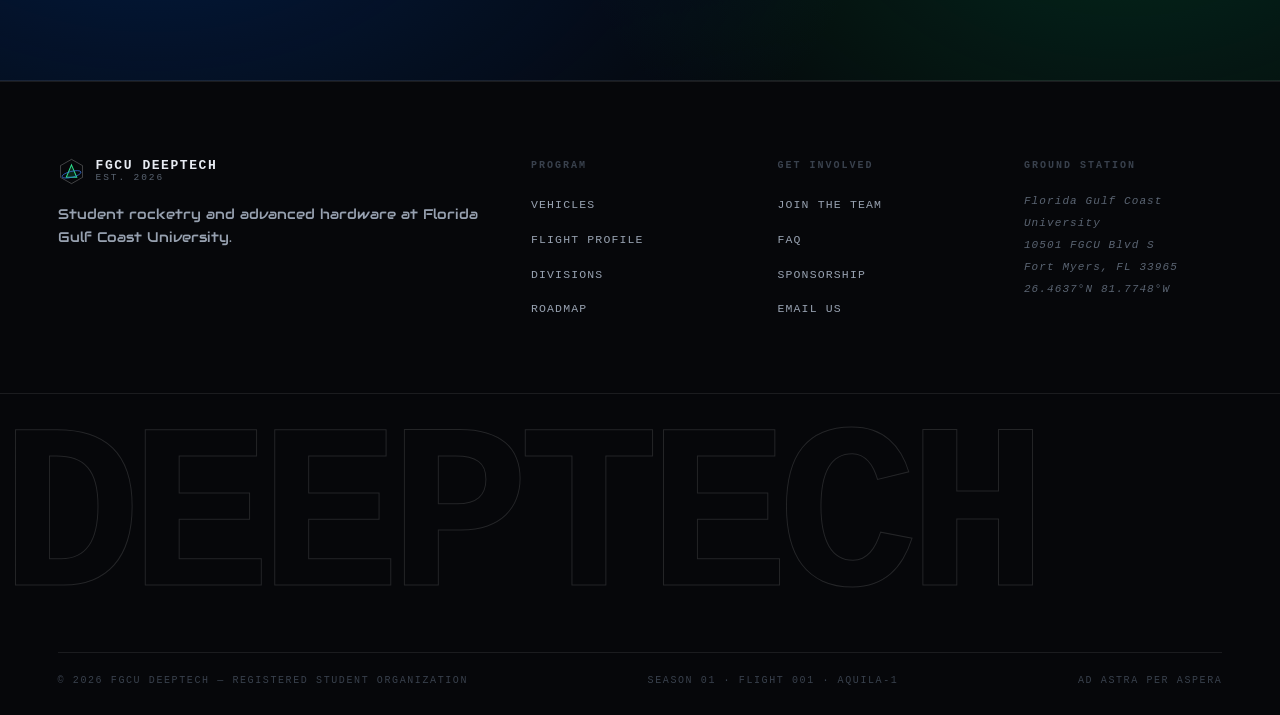
<file: site/divisions.html>
<!DOCTYPE html>
<html lang="en">
<head>
<meta charset="utf-8">
<meta name="viewport" content="width=device-width, initial-scale=1">
<title>Divisions — FGCU DeepTech</title>
<meta name="description" content="The seven divisions of FGCU DeepTech: propulsion, structures, avionics, recovery, guidance and control, payload, and mission operations.">
<meta name="theme-color" content="#06070A">
<meta property="og:type" content="website">
<meta property="og:title" content="Divisions — FGCU DeepTech">
<meta property="og:description" content="The seven divisions of FGCU DeepTech: propulsion, structures, avionics, recovery, guidance and control, payload, and mission operations.">
<meta property="og:image" content="assets/img/hero-launch.webp">
<meta name="twitter:card" content="summary_large_image">
<link rel="icon" href="assets/img/favicon.svg" type="image/svg+xml">
<link rel="preconnect" href="https://fonts.googleapis.com">
<link rel="preconnect" href="https://fonts.gstatic.com" crossorigin>
<link href="https://fonts.googleapis.com/css2?family=Audiowide&display=swap" rel="stylesheet">
<link rel="stylesheet" href="assets/css/main.css">
<script>document.documentElement.className+=" js";</script>
</head>
<body>

<a class="skip" href="#main">Skip to content</a>

<canvas id="starfield" aria-hidden="true"></canvas>
<div class="backdrop" aria-hidden="true"></div>
<div class="mesh" aria-hidden="true"></div>

<!-- ===== STATUS STRIP ===== -->
<div class="strip" role="status" aria-label="Program status">
  <div class="strip__in">
    <i class="go"><span class="dot dot--pulse"></span>Systems nominal</i>
    <i class="hide-s">Flight&nbsp;001 &middot; Aquila-1</i>
    <i><span id="strip-t" class="tnum">T-000:00:00:00</span></i>
    <i class="hide-s" id="strip-pos">26.4637&deg;N 81.7748&deg;W</i>
    <i class="last hide-s">Fort Myers, FL</i>
  </div>
</div>

<!-- ===== HEADER ===== -->
<header class="hdr">
  <div class="hdr__in wrap">
    <a class="brand" href="index.html" aria-label="FGCU DeepTech home">
      <svg viewBox="0 0 32 32" fill="none" aria-hidden="true">
        <path d="M16 1.6 29 9v14L16 30.4 3 23V9L16 1.6Z" stroke="rgba(255,255,255,.26)" stroke-width="1.1"/>
        <path d="M16 8.2 22.2 22.8H9.8L16 8.2Z" fill="#2EE08C" fill-opacity=".14" stroke="#2EE08C" stroke-width="1.2"/>
        <path d="M16 8.2v14.6" stroke="#2EE08C" stroke-width=".9" stroke-opacity=".45"/>
        <ellipse cx="16" cy="19.4" rx="11.6" ry="3.5" stroke="#3A78E8" stroke-width="1" stroke-opacity=".8" transform="rotate(-14 16 19.4)"/>
      </svg>
      <span class="brand__txt">FGCU&nbsp;DeepTech<small>Est. 2026 &middot; Season 01</small></span>
    </a>

    <nav class="nav" aria-label="Primary">
      <a href="index.html">Mission</a>
      <a href="vehicles.html">Vehicles</a>
      <a href="divisions.html" aria-current="page">Divisions</a>
      <a href="join.html">Join</a>
      <a href="partners.html">Partners</a>
    </nav>

    <div class="hdr__cta">
      <a class="btn btn--primary" href="join.html">Join the team <span class="arw">&rarr;</span></a>
      <button class="burger" type="button" aria-label="Open menu" aria-expanded="false" aria-controls="drawer">
        <span></span><span></span>
      </button>
    </div>
  </div>
</header>

<!-- ===== MOBILE DRAWER ===== -->
<div class="drawer" id="drawer" aria-hidden="true">
  <a class="dl" href="index.html"><em>01</em>Mission</a>
  <a class="dl" href="vehicles.html"><em>02</em>Vehicles</a>
  <a class="dl" href="divisions.html" aria-current="page"><em>03</em>Divisions</a>
  <a class="dl" href="join.html"><em>04</em>Join</a>
  <a class="dl" href="partners.html"><em>05</em>Partners</a>
  <a class="btn btn--primary" href="join.html">Apply now <span class="arw">&rarr;</span></a>
</div>

<!-- ===== SCROLL TELEMETRY ===== -->
<div class="telem" aria-hidden="true">
  <span>ALT</span>
  <div class="telem__bar"><b></b></div>
  <span class="telem__val tnum">000%</span>
</div>

<main id="main">
  <section class="phead">
    <div class="wrap">
      <div class="phead__crumb"><b>Program / Divisions</b></div>
      <div class="phead__grid">
        <div>
          <h1 class="display d1" data-rv>Seven<br>divisions.</h1>
          <p class="lede" data-rv style="--d:120ms">One integrated vehicle program, split into the seven places the work actually lives. You join one as your home division and are welcome in any of the others. No prior experience is assumed anywhere on this page.</p>
        </div>
        <div data-rv style="--d:200ms"><dl class="stats" style="border-top:0">
            <div style="border-left:1px solid var(--line)"><dt>Divisions</dt><dd>07</dd></div>
            <div><dt>Prereqs</dt><dd>None</dd></div>
          </dl></div>
      </div>
    </div>
  </section>
  <div class="wrap"><hr class="rule"></div>

  <section class="section section--tight" id="div-01">
    <div class="wrap split">
      <div class="split__rail"><span class="idx">Div 01</span><span class="lbl">Solids &middot; Hybrids</span></div>
      <div>
        <div style="display:flex;flex-wrap:wrap;align-items:center;gap:14px" data-rv>
          <h2 class="display d2">Propulsion</h2>
          <span class="chip chip--go"><span class="dot"></span>Staffing</span>
        </div>
        <p class="body" data-rv style="margin-top:20px;--d:60ms">Everything that makes thrust, and everything that measures it. For Season 01 that means selecting and characterising the AQ-1 motor, building an instrumented static-fire stand, and writing the propellant handling procedures that keep the rest of it legal and survivable.</p>

        <div class="vgrid" style="display:grid;grid-template-columns:minmax(0,1fr) minmax(0,1fr);gap:clamp(22px,4vw,52px);margin-top:36px" data-rv>
          <div>
            <h3 class="kicker" style="margin-bottom:14px">What the division owns</h3>
            <ul class="dlist">
                <li>Motor selection &amp; thrust-curve analysis</li>
                <li>Static fire stand design</li>
                <li>Load cell calibration &amp; DAQ</li>
                <li>Propellant handling procedure</li>
                <li>Hybrid feed-system research</li>
            </ul>
          </div>
          <div>
            <h3 class="kicker" style="margin-bottom:14px">Skills you will pick up</h3>
            <ul class="dlist">
                <li>OpenRocket / RASAero</li>
                <li>LabJack DAQ</li>
                <li>Hand tools &amp; fixturing</li>
                <li>NFPA 1127 familiarity</li>
            </ul>
          </div>
        </div>
      </div>
    </div>
    <div class="wrap"><hr class="rule"></div>
  </section>

  <section class="section section--tight" id="div-02">
    <div class="wrap split">
      <div class="split__rail"><span class="idx">Div 02</span><span class="lbl">Composites &middot; FEA</span></div>
      <div>
        <div style="display:flex;flex-wrap:wrap;align-items:center;gap:14px" data-rv>
          <h2 class="display d2">Airframe &amp; Structures</h2>
          <span class="chip chip--go"><span class="dot"></span>Staffing</span>
        </div>
        <p class="body" data-rv style="margin-top:20px;--d:60ms">The load path from the motor mount to the nose cone. Body tubes, fin cans, bulkheads, centring rings, and the joints between them. If it has to carry a force, this division owns it &mdash; from the CAD model through to the part in your hand.</p>

        <div class="vgrid" style="display:grid;grid-template-columns:minmax(0,1fr) minmax(0,1fr);gap:clamp(22px,4vw,52px);margin-top:36px" data-rv>
          <div>
            <h3 class="kicker" style="margin-bottom:14px">What the division owns</h3>
            <ul class="dlist">
                <li>Full-vehicle CAD assembly</li>
                <li>Fin flutter &amp; divergence analysis</li>
                <li>Carbon / fiberglass layup</li>
                <li>FEA on flight and landing loads</li>
                <li>Machining, printing &amp; finishing</li>
            </ul>
          </div>
          <div>
            <h3 class="kicker" style="margin-bottom:14px">Skills you will pick up</h3>
            <ul class="dlist">
                <li>SolidWorks or Fusion 360</li>
                <li>ANSYS / FEA basics</li>
                <li>Composite wet layup</li>
                <li>Lathe, mill, 3D printing</li>
            </ul>
          </div>
        </div>
      </div>
    </div>
    <div class="wrap"><hr class="rule"></div>
  </section>

  <section class="section section--tight" id="div-03">
    <div class="wrap split">
      <div class="split__rail"><span class="idx">Div 03</span><span class="lbl">PCB &middot; Firmware</span></div>
      <div>
        <div style="display:flex;flex-wrap:wrap;align-items:center;gap:14px" data-rv>
          <h2 class="display d2">Avionics</h2>
          <span class="chip chip--go"><span class="dot"></span>Staffing</span>
        </div>
        <p class="body" data-rv style="margin-top:20px;--d:60ms">The vehicle's nervous system: sense state, decide, fire charges, log everything. This is where electrical and computing students find the deep end fast, because the code has exactly one chance to run correctly.</p>

        <div class="vgrid" style="display:grid;grid-template-columns:minmax(0,1fr) minmax(0,1fr);gap:clamp(22px,4vw,52px);margin-top:36px" data-rv>
          <div>
            <h3 class="kicker" style="margin-bottom:14px">What the division owns</h3>
            <ul class="dlist">
                <li>Flight computer PCB design</li>
                <li>Embedded firmware &amp; state machine</li>
                <li>Sensor fusion and filtering</li>
                <li>Deployment event logic</li>
                <li>Ground station software</li>
            </ul>
          </div>
          <div>
            <h3 class="kicker" style="margin-bottom:14px">Skills you will pick up</h3>
            <ul class="dlist">
                <li>KiCad</li>
                <li>C / C++ on STM32</li>
                <li>I2C, SPI, UART</li>
                <li>Python for data reduction</li>
            </ul>
          </div>
        </div>
      </div>
    </div>
    <div class="wrap"><hr class="rule"></div>
  </section>

  <section class="section section--tight" id="div-04">
    <div class="wrap split">
      <div class="split__rail"><span class="idx">Div 04</span><span class="lbl">Dual deploy</span></div>
      <div>
        <div style="display:flex;flex-wrap:wrap;align-items:center;gap:14px" data-rv>
          <h2 class="display d2">Recovery</h2>
          <span class="chip chip--go"><span class="dot"></span>Staffing</span>
        </div>
        <p class="body" data-rv style="margin-top:20px;--d:60ms">Getting the vehicle back in a condition that lets it fly again. Deceptively deep: descent rate, drift radius, shock cord elongation, charge sizing, and a redundancy argument you have to defend in front of a range safety officer.</p>

        <div class="vgrid" style="display:grid;grid-template-columns:minmax(0,1fr) minmax(0,1fr);gap:clamp(22px,4vw,52px);margin-top:36px" data-rv>
          <div>
            <h3 class="kicker" style="margin-bottom:14px">What the division owns</h3>
            <ul class="dlist">
                <li>Descent rate &amp; drift analysis</li>
                <li>Parachute sizing and fabrication</li>
                <li>Ejection charge ground testing</li>
                <li>Shock cord &amp; hardware selection</li>
                <li>Redundancy failure analysis</li>
            </ul>
          </div>
          <div>
            <h3 class="kicker" style="margin-bottom:14px">Skills you will pick up</h3>
            <ul class="dlist">
                <li>Sewing &amp; canopy fabrication</li>
                <li>Black powder handling</li>
                <li>Statistics of drift</li>
                <li>Rigging hardware</li>
            </ul>
          </div>
        </div>
      </div>
    </div>
    <div class="wrap"><hr class="rule"></div>
  </section>

  <section class="section section--tight" id="div-05">
    <div class="wrap split">
      <div class="split__rail"><span class="idx">Div 05</span><span class="lbl">TVC &middot; Simulation</span></div>
      <div>
        <div style="display:flex;flex-wrap:wrap;align-items:center;gap:14px" data-rv>
          <h2 class="display d2">Guidance &amp; Control</h2>
          <span class="chip chip--dev"><span class="dot"></span>Recruiting</span>
        </div>
        <p class="body" data-rv style="margin-top:20px;--d:60ms">Today: six-degree-of-freedom simulation to validate everything the other divisions assume. Tomorrow: the Vertex problem &mdash; thrust vector control, powered descent guidance, and an autonomous landing. The longest-horizon work on the team.</p>

        <div class="vgrid" style="display:grid;grid-template-columns:minmax(0,1fr) minmax(0,1fr);gap:clamp(22px,4vw,52px);margin-top:36px" data-rv>
          <div>
            <h3 class="kicker" style="margin-bottom:14px">What the division owns</h3>
            <ul class="dlist">
                <li>6-DOF flight simulation</li>
                <li>Control loop design and tuning</li>
                <li>TVC gimbal prototyping</li>
                <li>Kalman filtering / state estimation</li>
                <li>Powered descent trajectory optimisation</li>
            </ul>
          </div>
          <div>
            <h3 class="kicker" style="margin-bottom:14px">Skills you will pick up</h3>
            <ul class="dlist">
                <li>MATLAB / Simulink or Python</li>
                <li>Control theory coursework</li>
                <li>Numerical optimisation</li>
                <li>Rapid prototyping</li>
            </ul>
          </div>
        </div>
      </div>
    </div>
    <div class="wrap"><hr class="rule"></div>
  </section>

  <section class="section section--tight" id="div-06">
    <div class="wrap split">
      <div class="split__rail"><span class="idx">Div 06</span><span class="lbl">Science</span></div>
      <div>
        <div style="display:flex;flex-wrap:wrap;align-items:center;gap:14px" data-rv>
          <h2 class="display d2">Payload &amp; Research</h2>
          <span class="chip chip--dev"><span class="dot"></span>Recruiting</span>
        </div>
        <p class="body" data-rv style="margin-top:20px;--d:60ms">A flight without data is a firework. This division gives every launch a reason: instrumented payloads for FGCU research groups, our own atmospheric and vibration data, and the interface documentation that lets outside experiments fly safely.</p>

        <div class="vgrid" style="display:grid;grid-template-columns:minmax(0,1fr) minmax(0,1fr);gap:clamp(22px,4vw,52px);margin-top:36px" data-rv>
          <div>
            <h3 class="kicker" style="margin-bottom:14px">What the division owns</h3>
            <ul class="dlist">
                <li>Sensor package design &amp; integration</li>
                <li>Interface control documentation</li>
                <li>Vibration &amp; thermal testing</li>
                <li>Post-flight data reduction</li>
                <li>Research partnerships across campus</li>
            </ul>
          </div>
          <div>
            <h3 class="kicker" style="margin-bottom:14px">Skills you will pick up</h3>
            <ul class="dlist">
                <li>Embedded sensing</li>
                <li>Python / pandas</li>
                <li>Test planning</li>
                <li>Technical writing</li>
            </ul>
          </div>
        </div>
      </div>
    </div>
    <div class="wrap"><hr class="rule"></div>
  </section>

  <section class="section section--tight" id="div-07">
    <div class="wrap split">
      <div class="split__rail"><span class="idx">Div 07</span><span class="lbl">Safety &middot; Range &middot; Business</span></div>
      <div>
        <div style="display:flex;flex-wrap:wrap;align-items:center;gap:14px" data-rv>
          <h2 class="display d2">Mission Operations</h2>
          <span class="chip chip--go"><span class="dot"></span>Staffing</span>
        </div>
        <p class="body" data-rv style="margin-top:20px;--d:60ms">Nothing leaves the ground without this division. Waivers, range coordination, checklists, comms discipline, and the budget that pays for all of it. Also the home for anyone who wants to run sponsorship, media or outreach rather than turn a wrench.</p>

        <div class="vgrid" style="display:grid;grid-template-columns:minmax(0,1fr) minmax(0,1fr);gap:clamp(22px,4vw,52px);margin-top:36px" data-rv>
          <div>
            <h3 class="kicker" style="margin-bottom:14px">What the division owns</h3>
            <ul class="dlist">
                <li>FAA waiver &amp; range coordination</li>
                <li>Launch day checklists &amp; comms</li>
                <li>Safety review and go/no-go criteria</li>
                <li>Budget, procurement &amp; sponsorship</li>
                <li>Outreach, media &amp; documentation</li>
            </ul>
          </div>
          <div>
            <h3 class="kicker" style="margin-bottom:14px">Skills you will pick up</h3>
            <ul class="dlist">
                <li>Project management</li>
                <li>Technical writing</li>
                <li>Graphic design / video</li>
                <li>Fundraising &amp; outreach</li>
            </ul>
          </div>
        </div>
      </div>
    </div>
    <div class="wrap"><hr class="rule"></div>
  </section>

  <section class="band">
    <div class="wrap band__in">
      <div data-rv>
        <span class="kicker">Still deciding</span>
        <h2 class="display d2" style="margin-top:16px">Pick one. Change later.</h2>
        <p>New members rotate through two divisions before committing. Nobody is locked into a
        choice they made in week one.</p>
      </div>
      <div class="btn-row" data-rv><a class="btn btn--primary" href="join.html">Start the onboarding <span class="arw">&rarr;</span></a></div>
    </div>
  </section>

</main>

<footer class="ftr">
  <div class="wrap">
    <div class="ftr__grid">
      <div>
        <a class="brand" href="index.html" style="margin-bottom:18px">
          <svg viewBox="0 0 32 32" fill="none" aria-hidden="true">
            <path d="M16 1.6 29 9v14L16 30.4 3 23V9L16 1.6Z" stroke="rgba(255,255,255,.26)" stroke-width="1.1"/>
            <path d="M16 8.2 22.2 22.8H9.8L16 8.2Z" fill="#2EE08C" fill-opacity=".14" stroke="#2EE08C" stroke-width="1.2"/>
            <ellipse cx="16" cy="19.4" rx="11.6" ry="3.5" stroke="#3A78E8" stroke-width="1" stroke-opacity=".8" transform="rotate(-14 16 19.4)"/>
          </svg>
          <span class="brand__txt">FGCU&nbsp;DeepTech<small>Est. 2026</small></span>
        </a>
        <p class="body" style="font-size:.9rem;max-width:34ch">
          Student rocketry and advanced hardware at Florida Gulf Coast University.
        </p>
      </div>

      <div>
        <h4>Program</h4>
        <ul>
          <li><a href="vehicles.html">Vehicles</a></li>
          <li><a href="vehicles.html#profile">Flight profile</a></li>
          <li><a href="divisions.html">Divisions</a></li>
          <li><a href="index.html#program">Roadmap</a></li>
        </ul>
      </div>

      <div>
        <h4>Get involved</h4>
        <ul>
          <li><a href="join.html">Join the team</a></li>
          <li><a href="join.html#faq">FAQ</a></li>
          <li><a href="partners.html">Sponsorship</a></li>
          <li><a href="mailto:deeptech@fgcu.edu">Email us</a></li>
        </ul>
      </div>

      <div>
        <h4>Ground station</h4>
        <address class="ftr__addr">
          Florida Gulf Coast University<br>
          10501 FGCU Blvd S<br>
          Fort Myers, FL 33965<br>
          26.4637&deg;N 81.7748&deg;W
        </address>
      </div>
    </div>
  </div>

  <div class="wordmark" aria-hidden="true"><b>DEEPTECH</b></div>

  <div class="wrap">
    <div class="ftr__legal">
      <span>&copy; 2026 FGCU DeepTech &mdash; Registered student organization</span>
      <span>Season 01 &middot; Flight 001 &middot; Aquila-1</span>
      <span>Ad astra per aspera</span>
    </div>
  </div>
</footer>


<script src="assets/js/main.js" defer></script>
</body>
</html>
</file>
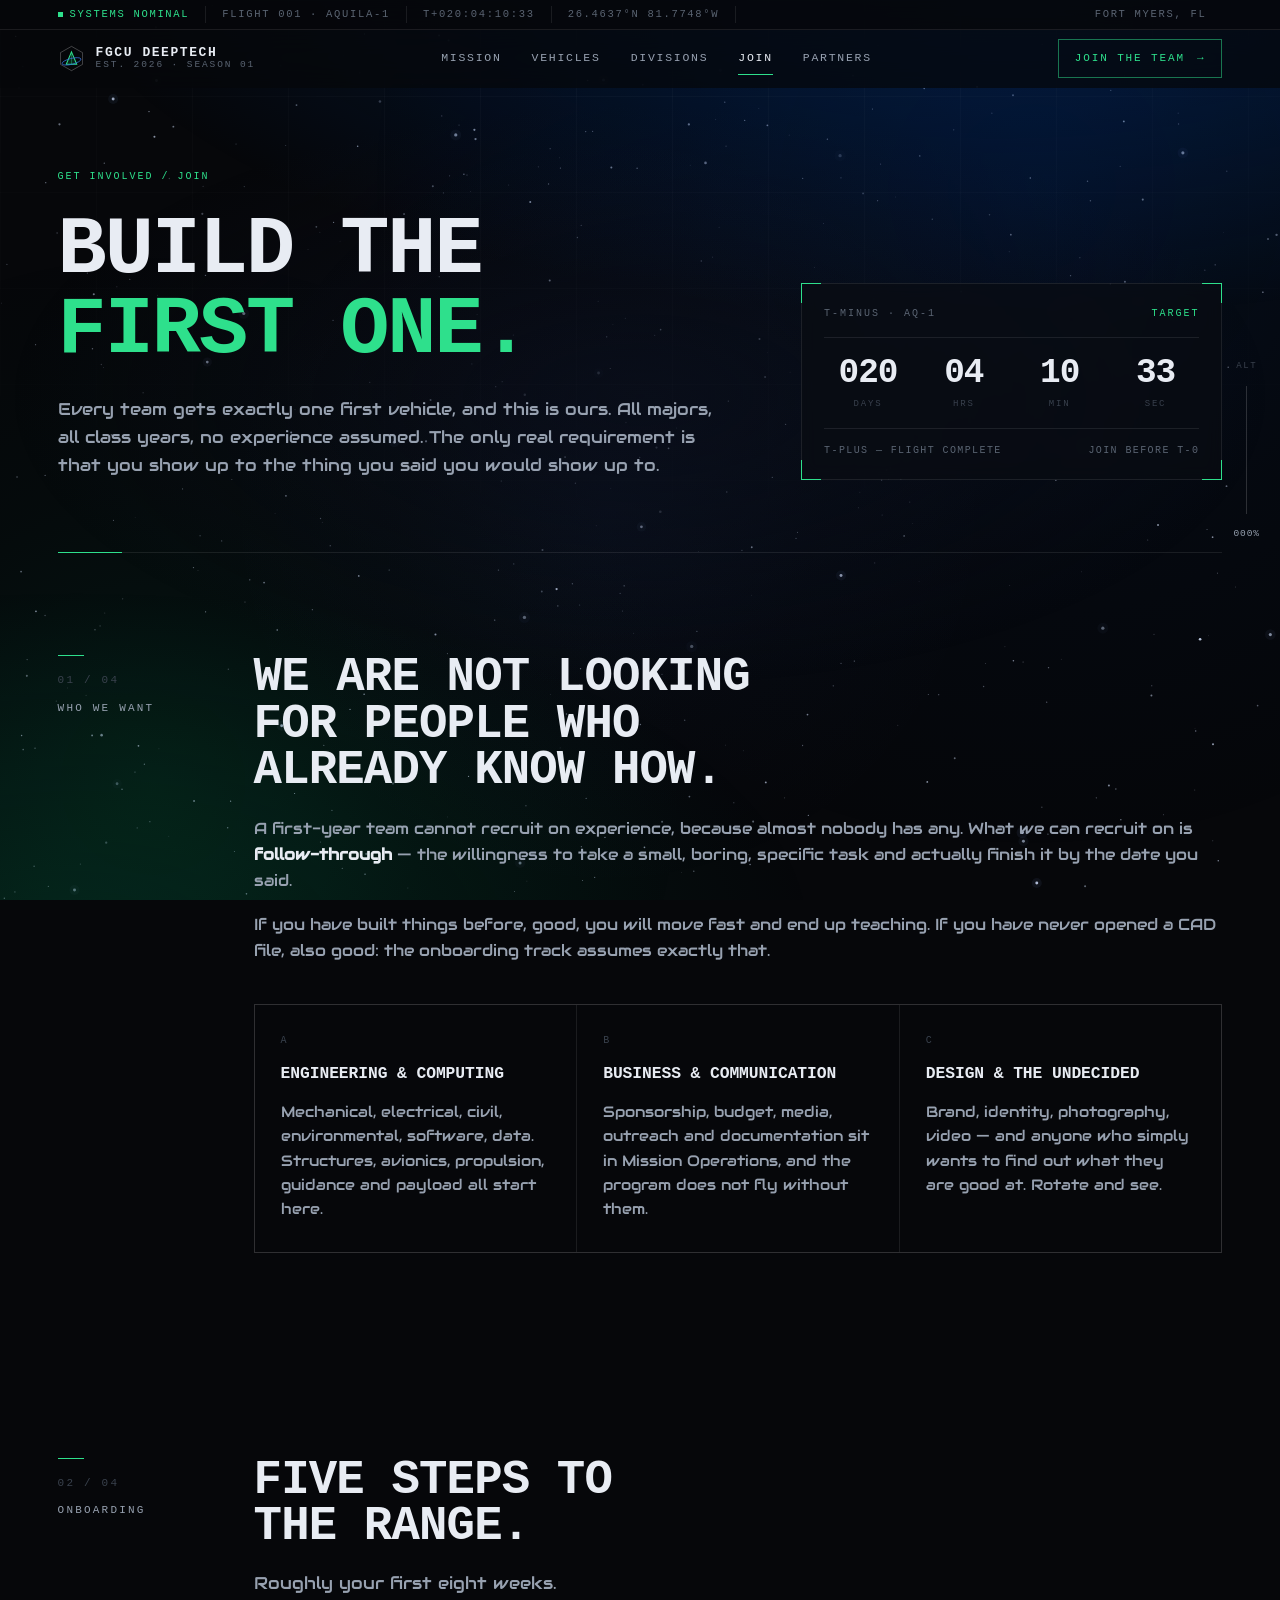
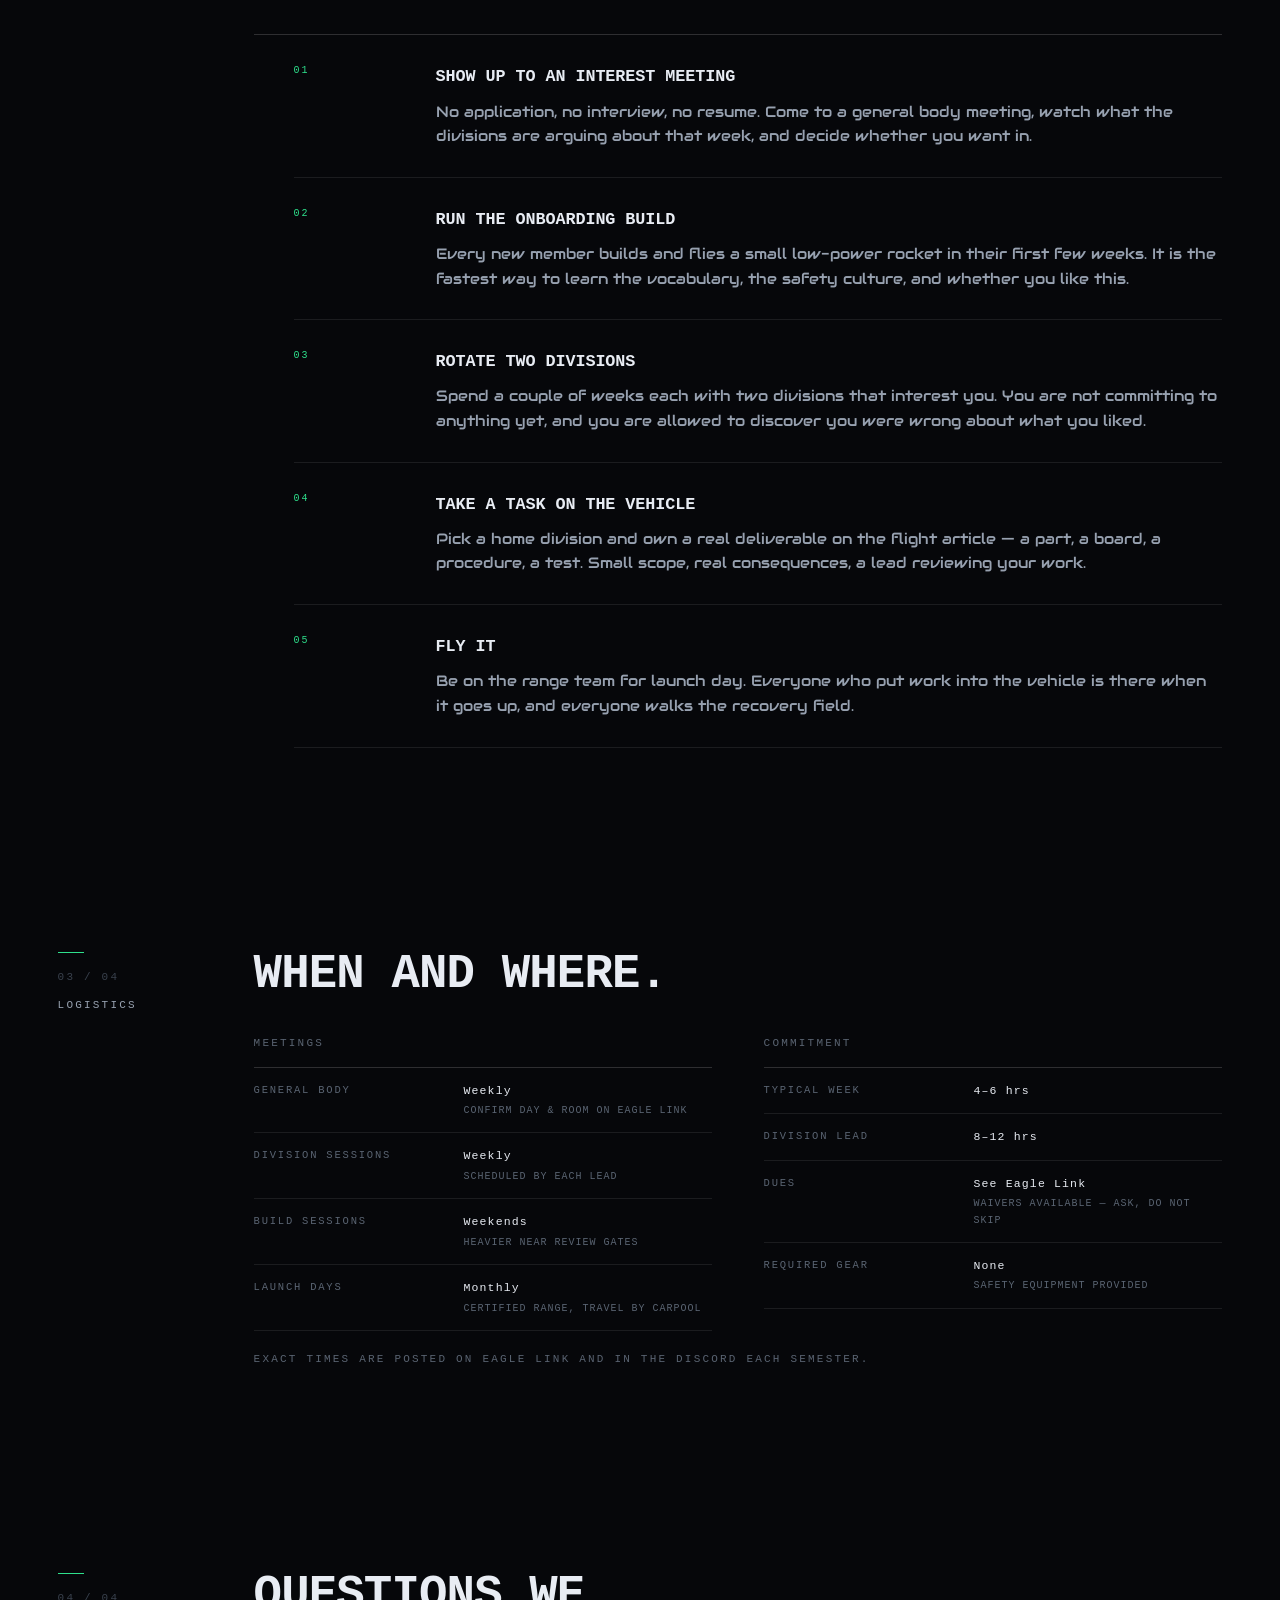
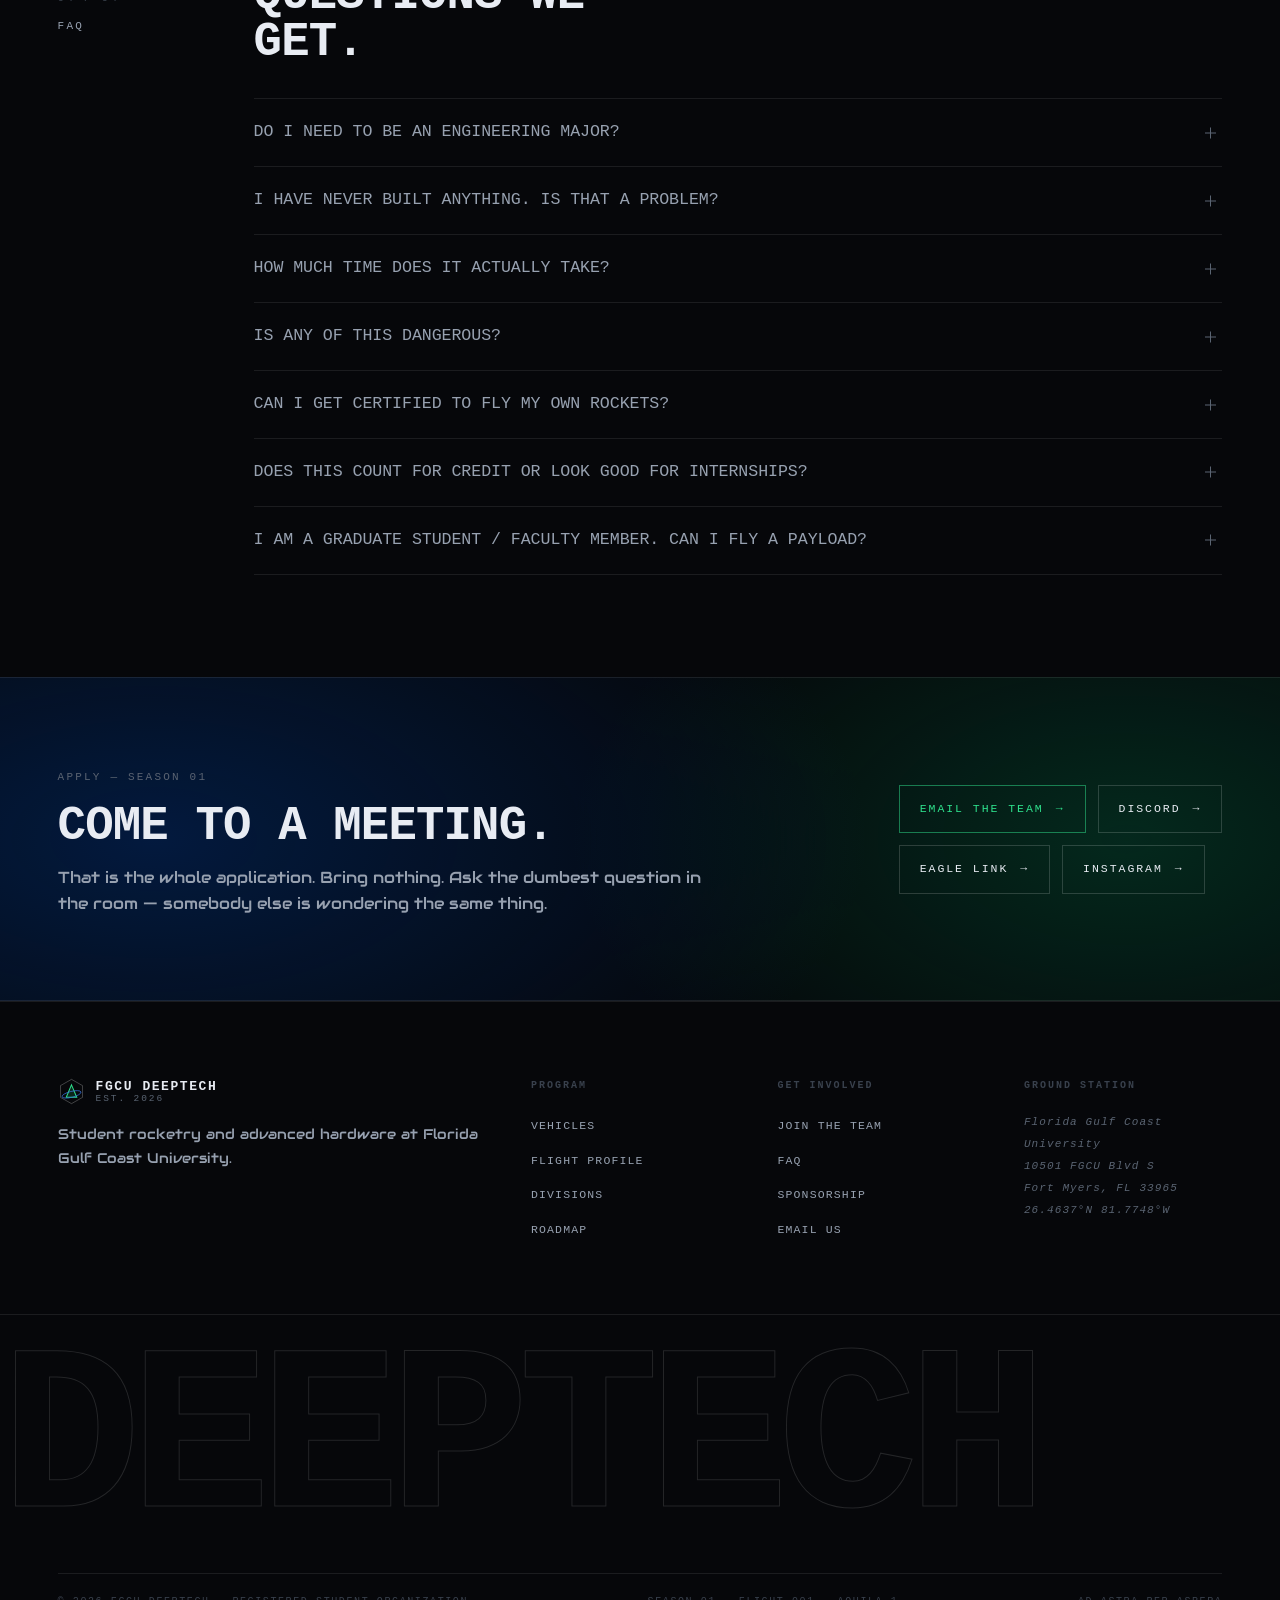
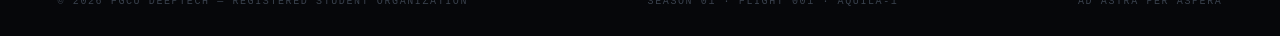
<file: site/join.html>
<!DOCTYPE html>
<html lang="en">
<head>
<meta charset="utf-8">
<meta name="viewport" content="width=device-width, initial-scale=1">
<title>Join — FGCU DeepTech</title>
<meta name="description" content="Join FGCU DeepTech. All majors, all class years, no experience assumed. Onboarding track, meeting schedule and FAQ.">
<meta name="theme-color" content="#06070A">
<meta property="og:type" content="website">
<meta property="og:title" content="Join — FGCU DeepTech">
<meta property="og:description" content="Join FGCU DeepTech. All majors, all class years, no experience assumed. Onboarding track, meeting schedule and FAQ.">
<meta property="og:image" content="assets/img/hero-launch.webp">
<meta name="twitter:card" content="summary_large_image">
<link rel="icon" href="assets/img/favicon.svg" type="image/svg+xml">
<link rel="preconnect" href="https://fonts.googleapis.com">
<link rel="preconnect" href="https://fonts.gstatic.com" crossorigin>
<link href="https://fonts.googleapis.com/css2?family=Audiowide&display=swap" rel="stylesheet">
<link rel="stylesheet" href="assets/css/main.css">
<script>document.documentElement.className+=" js";</script>
</head>
<body>

<a class="skip" href="#main">Skip to content</a>

<canvas id="starfield" aria-hidden="true"></canvas>
<div class="backdrop" aria-hidden="true"></div>
<div class="mesh" aria-hidden="true"></div>

<!-- ===== STATUS STRIP ===== -->
<div class="strip" role="status" aria-label="Program status">
  <div class="strip__in">
    <i class="go"><span class="dot dot--pulse"></span>Systems nominal</i>
    <i class="hide-s">Flight&nbsp;001 &middot; Aquila-1</i>
    <i><span id="strip-t" class="tnum">T-000:00:00:00</span></i>
    <i class="hide-s" id="strip-pos">26.4637&deg;N 81.7748&deg;W</i>
    <i class="last hide-s">Fort Myers, FL</i>
  </div>
</div>

<!-- ===== HEADER ===== -->
<header class="hdr">
  <div class="hdr__in wrap">
    <a class="brand" href="index.html" aria-label="FGCU DeepTech home">
      <svg viewBox="0 0 32 32" fill="none" aria-hidden="true">
        <path d="M16 1.6 29 9v14L16 30.4 3 23V9L16 1.6Z" stroke="rgba(255,255,255,.26)" stroke-width="1.1"/>
        <path d="M16 8.2 22.2 22.8H9.8L16 8.2Z" fill="#2EE08C" fill-opacity=".14" stroke="#2EE08C" stroke-width="1.2"/>
        <path d="M16 8.2v14.6" stroke="#2EE08C" stroke-width=".9" stroke-opacity=".45"/>
        <ellipse cx="16" cy="19.4" rx="11.6" ry="3.5" stroke="#3A78E8" stroke-width="1" stroke-opacity=".8" transform="rotate(-14 16 19.4)"/>
      </svg>
      <span class="brand__txt">FGCU&nbsp;DeepTech<small>Est. 2026 &middot; Season 01</small></span>
    </a>

    <nav class="nav" aria-label="Primary">
      <a href="index.html">Mission</a>
      <a href="vehicles.html">Vehicles</a>
      <a href="divisions.html">Divisions</a>
      <a href="join.html" aria-current="page">Join</a>
      <a href="partners.html">Partners</a>
    </nav>

    <div class="hdr__cta">
      <a class="btn btn--primary" href="join.html">Join the team <span class="arw">&rarr;</span></a>
      <button class="burger" type="button" aria-label="Open menu" aria-expanded="false" aria-controls="drawer">
        <span></span><span></span>
      </button>
    </div>
  </div>
</header>

<!-- ===== MOBILE DRAWER ===== -->
<div class="drawer" id="drawer" aria-hidden="true">
  <a class="dl" href="index.html"><em>01</em>Mission</a>
  <a class="dl" href="vehicles.html"><em>02</em>Vehicles</a>
  <a class="dl" href="divisions.html"><em>03</em>Divisions</a>
  <a class="dl" href="join.html" aria-current="page"><em>04</em>Join</a>
  <a class="dl" href="partners.html"><em>05</em>Partners</a>
  <a class="btn btn--primary" href="join.html">Apply now <span class="arw">&rarr;</span></a>
</div>

<!-- ===== SCROLL TELEMETRY ===== -->
<div class="telem" aria-hidden="true">
  <span>ALT</span>
  <div class="telem__bar"><b></b></div>
  <span class="telem__val tnum">000%</span>
</div>

<main id="main">
  <section class="phead">
    <div class="wrap">
      <div class="phead__crumb"><b>Get involved / Join</b></div>
      <div class="phead__grid">
        <div>
          <h1 class="display d1" data-rv>Build the<br><span class="em-g">first one.</span></h1>
          <p class="lede" data-rv style="--d:120ms">Every team gets exactly one first vehicle, and this is ours. All majors, all class years, no experience assumed. The only real requirement is that you show up to the thing you said you would show up to.</p>
        </div>
        <div data-rv style="--d:200ms"><div class="cdown frame is-live" data-cdown>
            <span class="br-tr"></span><span class="br-bl"></span>
            <div class="cdown__hd"><span>T-Minus &middot; AQ-1</span><span class="em-g">Target</span></div>
            <div class="cdown__clock">
              <div class="cdown__seg"><b data-seg="d">000</b><span>Days</span></div>
              <div class="cdown__seg"><b data-seg="h">00</b><span>Hrs</span></div>
              <div class="cdown__seg"><b data-seg="m">00</b><span>Min</span></div>
              <div class="cdown__seg"><b data-seg="s">00</b><span>Sec</span></div>
            </div>
            <div class="cdown__ft"><span data-cstate>Count proceeding</span><span>Join before T-0</span></div>
          </div></div>
      </div>
    </div>
  </section>
  <div class="wrap"><hr class="rule"></div>


  <!-- 01 / WHO -->
  <section class="section" id="who">
    <div class="wrap split">
      <div class="split__rail"><span class="idx">01 / 04</span><span class="lbl">Who we want</span></div>
      <div>
        <h2 class="display d2" data-rv style="max-width:19ch">We are not looking for people who already know how.</h2>
        <p class="body" data-rv style="margin-top:22px;--d:60ms">
          A first-year team cannot recruit on experience, because almost nobody has any. What we can
          recruit on is <strong>follow-through</strong> &mdash; the willingness to take a small, boring,
          specific task and actually finish it by the date you said.
        </p>
        <p class="body" data-rv style="--d:120ms">
          If you have built things before, good, you will move fast and end up teaching. If you have
          never opened a CAD file, also good: the onboarding track assumes exactly that.
        </p>

        <div class="cards" style="margin-top:40px" data-rv>
          <article class="card">
            <span class="card__no">A</span><h3>Engineering &amp; computing</h3>
            <p>Mechanical, electrical, civil, environmental, software, data. Structures, avionics,
            propulsion, guidance and payload all start here.</p>
          </article>
          <article class="card">
            <span class="card__no">B</span><h3>Business &amp; communication</h3>
            <p>Sponsorship, budget, media, outreach and documentation sit in Mission Operations, and
            the program does not fly without them.</p>
          </article>
          <article class="card">
            <span class="card__no">C</span><h3>Design &amp; the undecided</h3>
            <p>Brand, identity, photography, video &mdash; and anyone who simply wants to find out what
            they are good at. Rotate and see.</p>
          </article>
        </div>
      </div>
    </div>
  </section>

  <!-- 02 / TRACK -->
  <section class="section" id="track">
    <div class="wrap split">
      <div class="split__rail"><span class="idx">02 / 04</span><span class="lbl">Onboarding</span></div>
      <div>
        <h2 class="display d2" data-rv style="max-width:16ch">Five steps to the range.</h2>
        <p class="lede" style="margin-top:20px" data-rv>Roughly your first eight weeks.</p>
        <ol class="steps" style="margin-top:36px" data-rv>
            <li>
              <span class="sn">01</span>
              <div><h3>Show up to an interest meeting</h3><p>No application, no interview, no resume. Come to a general body meeting, watch what the divisions are arguing about that week, and decide whether you want in.</p></div>
            </li>
            <li>
              <span class="sn">02</span>
              <div><h3>Run the onboarding build</h3><p>Every new member builds and flies a small low-power rocket in their first few weeks. It is the fastest way to learn the vocabulary, the safety culture, and whether you like this.</p></div>
            </li>
            <li>
              <span class="sn">03</span>
              <div><h3>Rotate two divisions</h3><p>Spend a couple of weeks each with two divisions that interest you. You are not committing to anything yet, and you are allowed to discover you were wrong about what you liked.</p></div>
            </li>
            <li>
              <span class="sn">04</span>
              <div><h3>Take a task on the vehicle</h3><p>Pick a home division and own a real deliverable on the flight article &mdash; a part, a board, a procedure, a test. Small scope, real consequences, a lead reviewing your work.</p></div>
            </li>
            <li>
              <span class="sn">05</span>
              <div><h3>Fly it</h3><p>Be on the range team for launch day. Everyone who put work into the vehicle is there when it goes up, and everyone walks the recovery field.</p></div>
            </li>
        </ol>
      </div>
    </div>
  </section>

  <!-- 03 / LOGISTICS -->
  <section class="section" id="logistics">
    <div class="wrap split">
      <div class="split__rail"><span class="idx">03 / 04</span><span class="lbl">Logistics</span></div>
      <div>
        <h2 class="display d2" data-rv style="max-width:16ch">When and where.</h2>

        <div class="vgrid" style="display:grid;grid-template-columns:minmax(0,1fr) minmax(0,1fr);gap:clamp(22px,4vw,52px);margin-top:36px">
          <div data-rv>
            <table class="spec">
              <caption class="kicker" style="text-align:left;padding-bottom:14px">Meetings</caption>
              <tbody>
                <tr><th scope="row">General body</th><td>Weekly <small>Confirm day &amp; room on Eagle Link</small></td></tr>
                <tr><th scope="row">Division sessions</th><td>Weekly <small>Scheduled by each lead</small></td></tr>
                <tr><th scope="row">Build sessions</th><td>Weekends <small>Heavier near review gates</small></td></tr>
                <tr><th scope="row">Launch days</th><td>Monthly <small>Certified range, travel by carpool</small></td></tr>
              </tbody>
            </table>
          </div>
          <div data-rv style="--d:90ms">
            <table class="spec">
              <caption class="kicker" style="text-align:left;padding-bottom:14px">Commitment</caption>
              <tbody>
                <tr><th scope="row">Typical week</th><td>4&ndash;6 hrs</td></tr>
                <tr><th scope="row">Division lead</th><td>8&ndash;12 hrs</td></tr>
                <tr><th scope="row">Dues</th><td>See Eagle Link <small>Waivers available &mdash; ask, do not skip</small></td></tr>
                <tr><th scope="row">Required gear</th><td>None <small>Safety equipment provided</small></td></tr>
              </tbody>
            </table>
          </div>
        </div>

        <p class="kicker" style="margin-top:20px">Exact times are posted on Eagle Link and in the Discord each semester.</p>
      </div>
    </div>
  </section>

  <!-- 04 / FAQ -->
  <section class="section" id="faq">
    <div class="wrap split">
      <div class="split__rail"><span class="idx">04 / 04</span><span class="lbl">FAQ</span></div>
      <div>
        <h2 class="display d2" data-rv style="max-width:14ch">Questions we get.</h2>
        <div class="faq" style="margin-top:32px" data-rv>
          <details>
            <summary>Do I need to be an engineering major?</summary>
            <div class="ans">No. Most of the team is engineering or computing, but the divisions that keep a rocket legal, funded and documented need people from business, communication, marketing, environmental science and design. If you want to be useful here, there is a seat.</div>
          </details>
          <details>
            <summary>I have never built anything. Is that a problem?</summary>
            <div class="ans">It is the normal starting point. This is a first-year club &mdash; almost nobody on the roster has flown a high-power rocket before. The onboarding build exists precisely so that your first time touching hardware is not on the flight article.</div>
          </details>
          <details>
            <summary>How much time does it actually take?</summary>
            <div class="ans">Plan on one general body meeting plus one division work session per week, roughly four to six hours. It climbs before a review gate or a launch. Leads carry more. We would rather you commit to a small scope and hit it than over-promise in September and vanish in October.</div>
          </details>
          <details>
            <summary>Is any of this dangerous?</summary>
            <div class="ans">High-power rocketry is regulated, and we operate inside that regulation &mdash; certified launch sites, a range safety officer, NFPA 1127 procedures, and supervised handling of energetics. Safety training comes before you touch anything that stores energy. Nobody flies outside a sanctioned range.</div>
          </details>
          <details>
            <summary>Can I get certified to fly my own rockets?</summary>
            <div class="ans">Yes. We run a Tripoli Level 1 and Level 2 certification track and will walk you through the build, the paperwork and the cert flight. Several members will certify this season.</div>
          </details>
          <details>
            <summary>Does this count for credit or look good for internships?</summary>
            <div class="ans">It does not carry course credit. It does give you a documented hardware project, a design review record and a flight you can talk about in detail &mdash; which is the part recruiters actually probe in interviews.</div>
          </details>
          <details>
            <summary>I am a graduate student / faculty member. Can I fly a payload?</summary>
            <div class="ans">Yes, that is an explicit goal of the payload division. AQ-1 carries a documented payload bay with a published mechanical and electrical interface. Email us and we will send the interface control document.</div>
          </details>
        </div>
      </div>
    </div>
  </section>

  <!-- CONTACT -->
  <section class="band" id="contact">
    <div class="wrap band__in">
      <div data-rv>
        <span class="kicker">Apply &mdash; Season 01</span>
        <h2 class="display d2" style="margin-top:16px">Come to a meeting.</h2>
        <p>That is the whole application. Bring nothing. Ask the dumbest question in the room &mdash;
        somebody else is wondering the same thing.</p>
      </div>
      <div data-rv style="--d:120ms">
        <div class="btn-row">
          <a class="btn btn--primary" href="mailto:deeptech@fgcu.edu?subject=I%20want%20to%20join%20DeepTech">Email the team <span class="arw">&rarr;</span></a>
          <a class="btn btn--ghost" href="#" data-todo="discord">Discord <span class="arw">&rarr;</span></a>
        </div>
        <div class="btn-row" style="margin-top:12px">
          <a class="btn btn--ghost" href="#" data-todo="eaglelink">Eagle Link <span class="arw">&rarr;</span></a>
          <a class="btn btn--ghost" href="#" data-todo="instagram">Instagram <span class="arw">&rarr;</span></a>
        </div>
      </div>
    </div>
  </section>

</main>

<footer class="ftr">
  <div class="wrap">
    <div class="ftr__grid">
      <div>
        <a class="brand" href="index.html" style="margin-bottom:18px">
          <svg viewBox="0 0 32 32" fill="none" aria-hidden="true">
            <path d="M16 1.6 29 9v14L16 30.4 3 23V9L16 1.6Z" stroke="rgba(255,255,255,.26)" stroke-width="1.1"/>
            <path d="M16 8.2 22.2 22.8H9.8L16 8.2Z" fill="#2EE08C" fill-opacity=".14" stroke="#2EE08C" stroke-width="1.2"/>
            <ellipse cx="16" cy="19.4" rx="11.6" ry="3.5" stroke="#3A78E8" stroke-width="1" stroke-opacity=".8" transform="rotate(-14 16 19.4)"/>
          </svg>
          <span class="brand__txt">FGCU&nbsp;DeepTech<small>Est. 2026</small></span>
        </a>
        <p class="body" style="font-size:.9rem;max-width:34ch">
          Student rocketry and advanced hardware at Florida Gulf Coast University.
        </p>
      </div>

      <div>
        <h4>Program</h4>
        <ul>
          <li><a href="vehicles.html">Vehicles</a></li>
          <li><a href="vehicles.html#profile">Flight profile</a></li>
          <li><a href="divisions.html">Divisions</a></li>
          <li><a href="index.html#program">Roadmap</a></li>
        </ul>
      </div>

      <div>
        <h4>Get involved</h4>
        <ul>
          <li><a href="join.html">Join the team</a></li>
          <li><a href="join.html#faq">FAQ</a></li>
          <li><a href="partners.html">Sponsorship</a></li>
          <li><a href="mailto:deeptech@fgcu.edu">Email us</a></li>
        </ul>
      </div>

      <div>
        <h4>Ground station</h4>
        <address class="ftr__addr">
          Florida Gulf Coast University<br>
          10501 FGCU Blvd S<br>
          Fort Myers, FL 33965<br>
          26.4637&deg;N 81.7748&deg;W
        </address>
      </div>
    </div>
  </div>

  <div class="wordmark" aria-hidden="true"><b>DEEPTECH</b></div>

  <div class="wrap">
    <div class="ftr__legal">
      <span>&copy; 2026 FGCU DeepTech &mdash; Registered student organization</span>
      <span>Season 01 &middot; Flight 001 &middot; Aquila-1</span>
      <span>Ad astra per aspera</span>
    </div>
  </div>
</footer>


<script src="assets/js/main.js" defer></script>
</body>
</html>
</file>
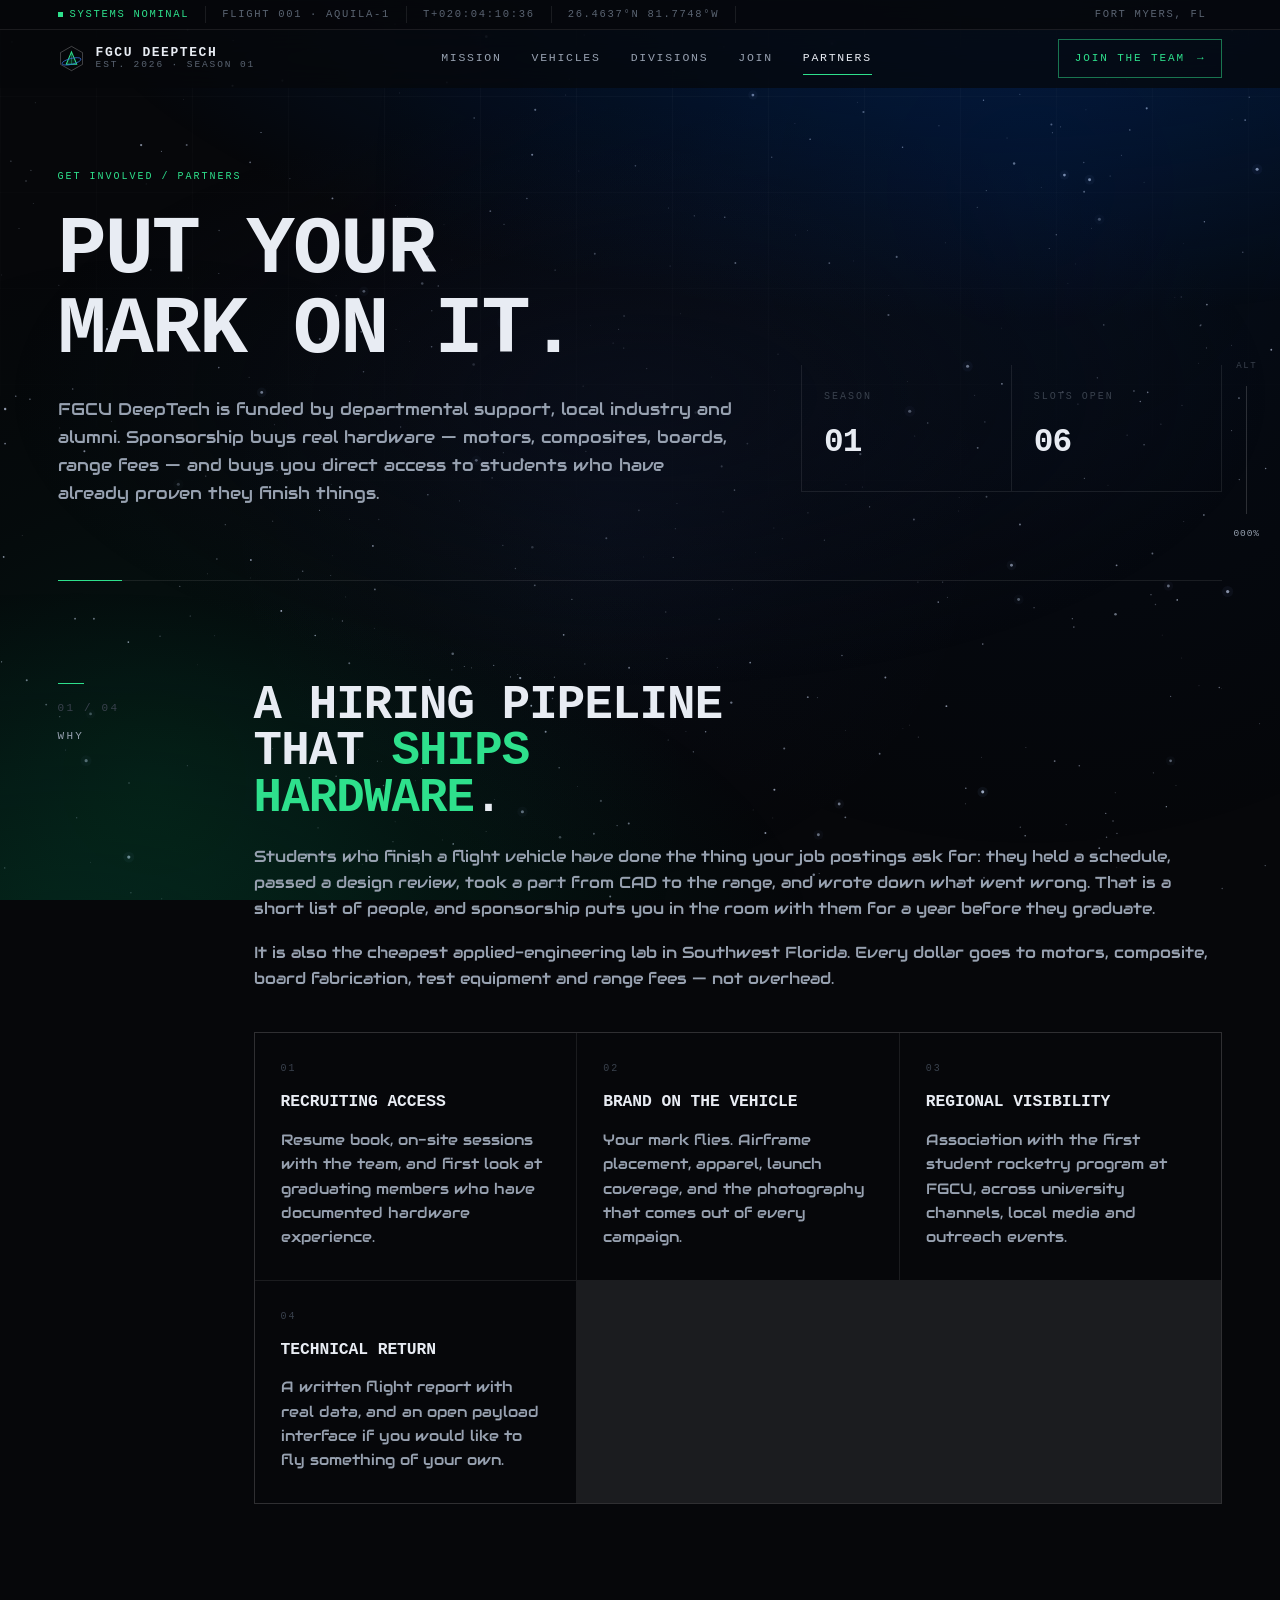
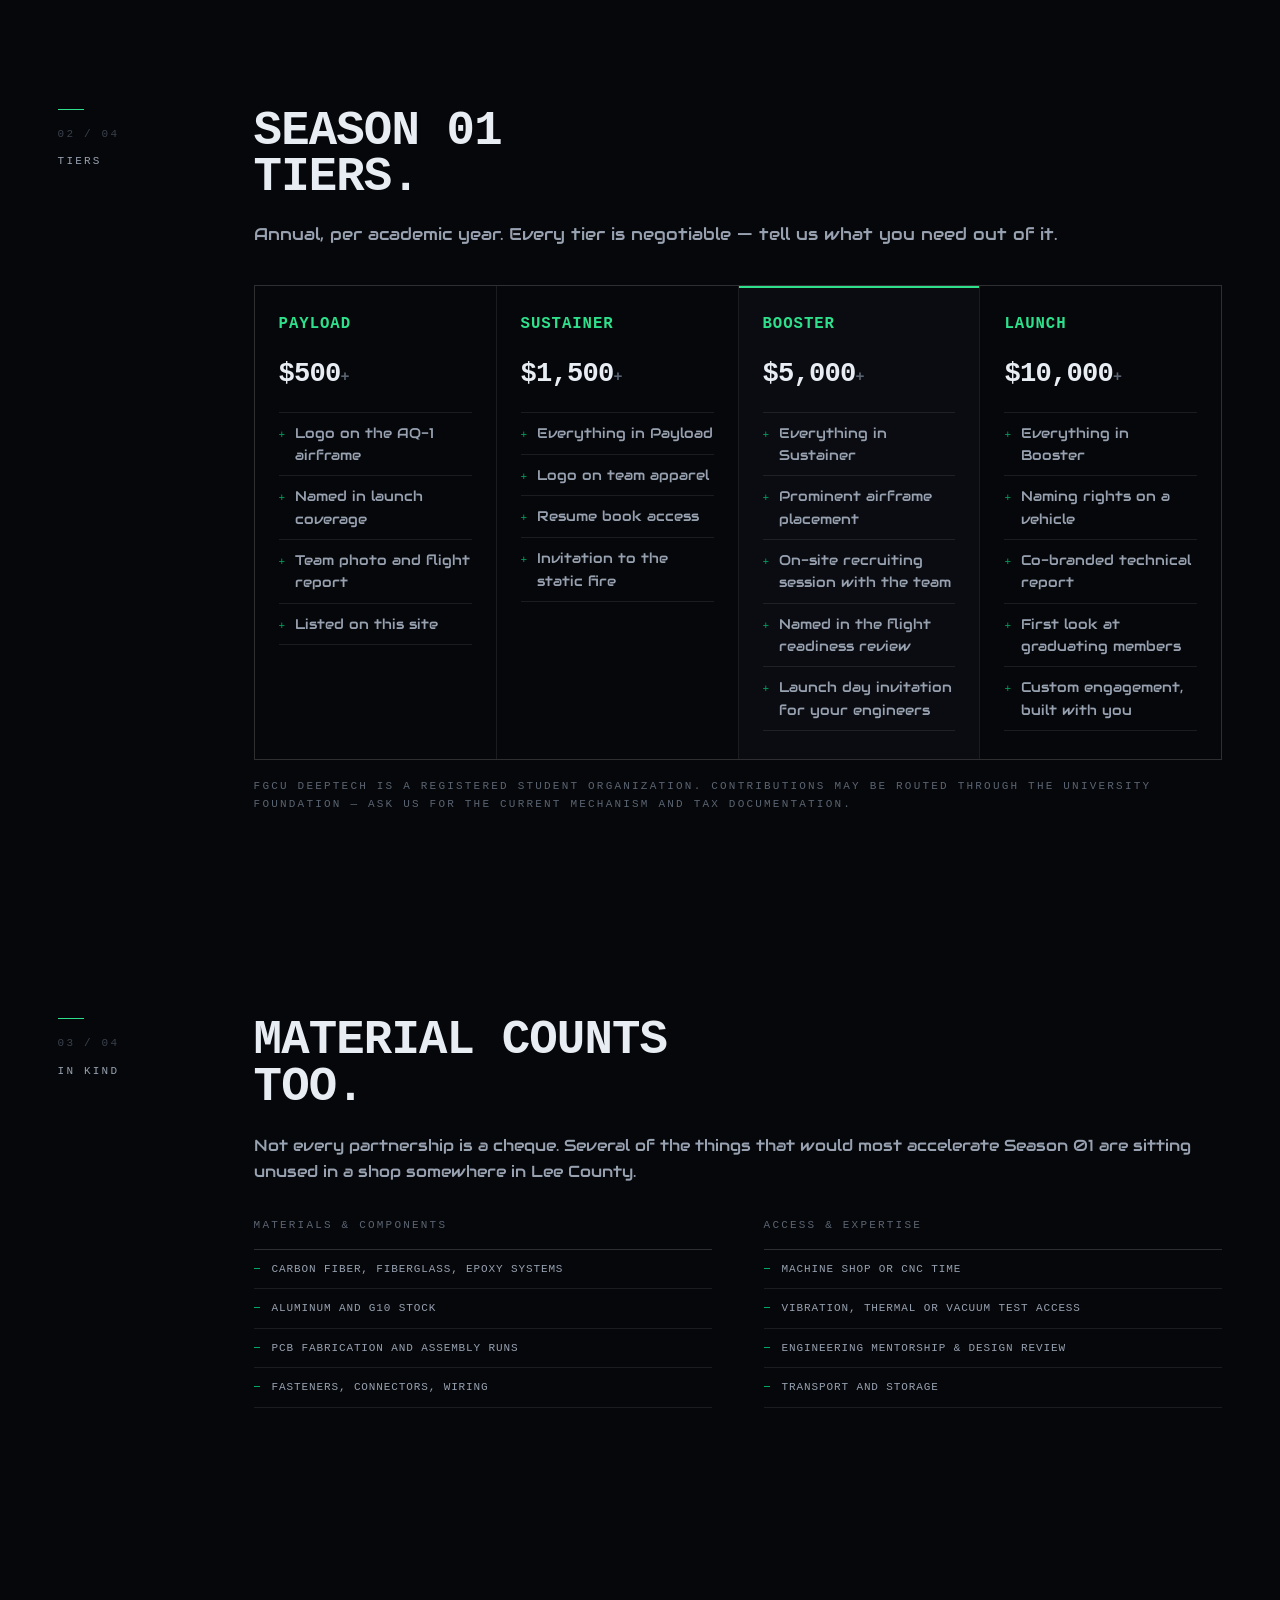
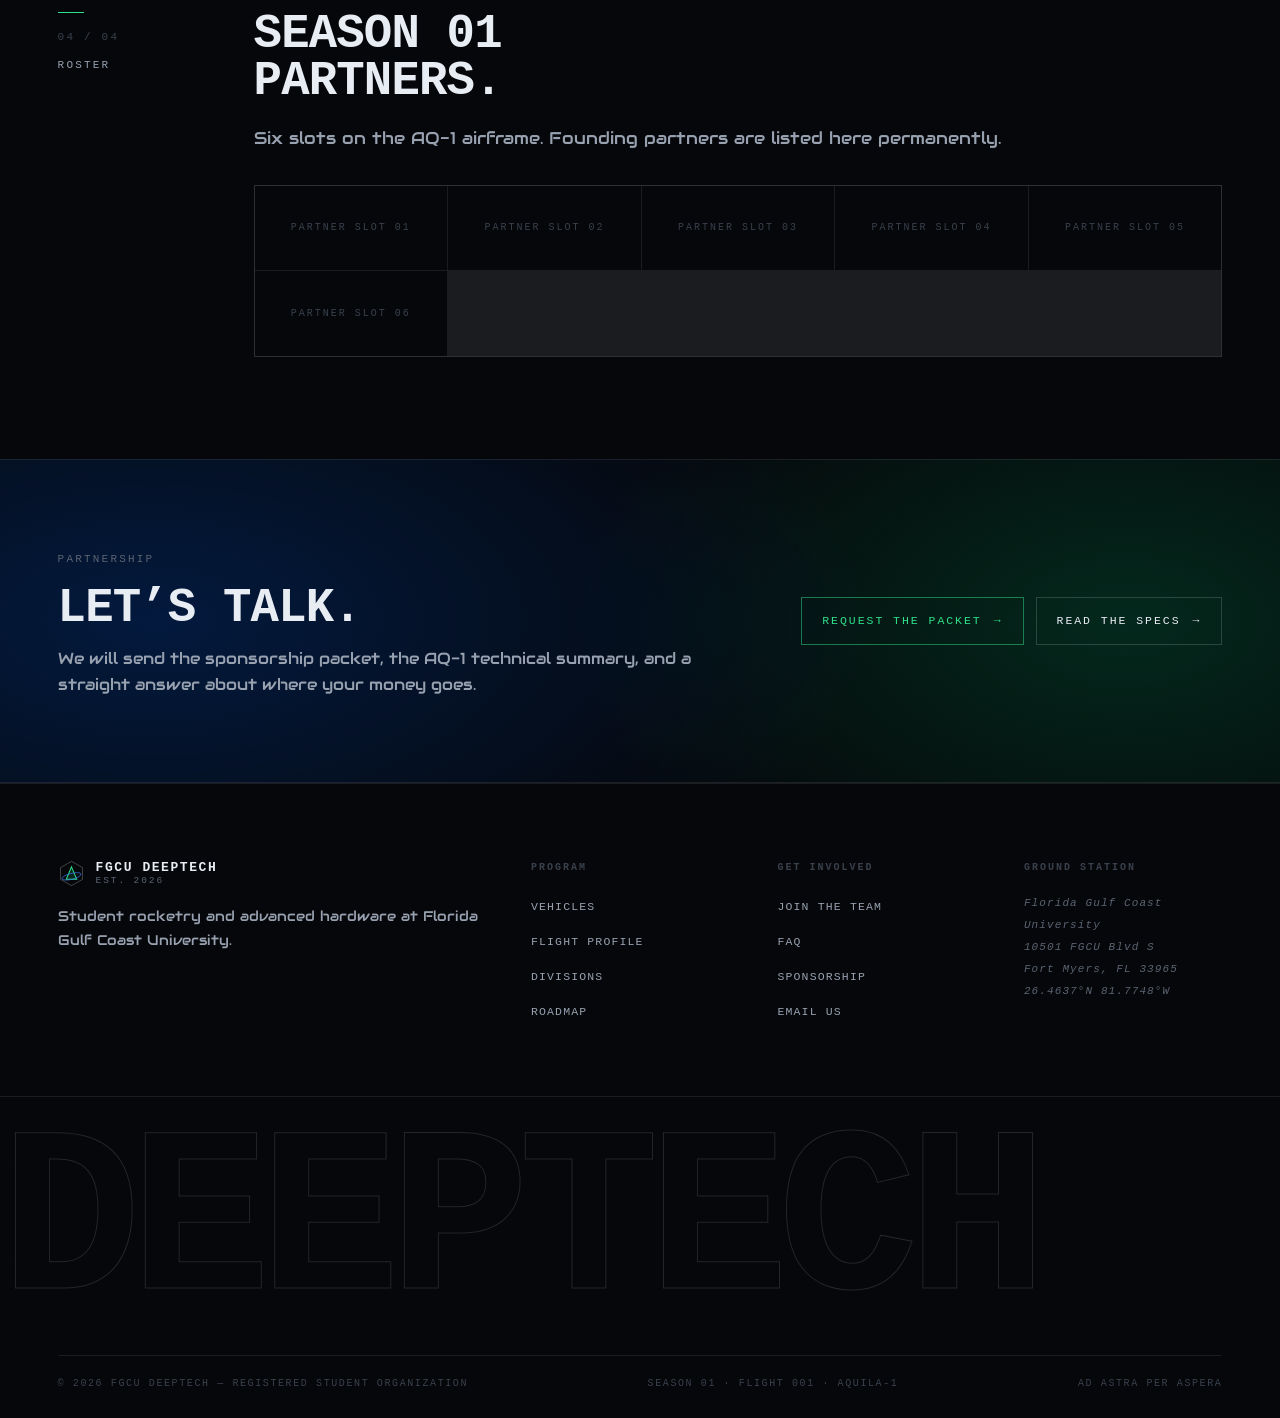
<file: site/partners.html>
<!DOCTYPE html>
<html lang="en">
<head>
<meta charset="utf-8">
<meta name="viewport" content="width=device-width, initial-scale=1">
<title>Partners — FGCU DeepTech</title>
<meta name="description" content="Sponsor FGCU DeepTech. Season 01 sponsorship tiers, in-kind support, and recruiting access to students who ship hardware.">
<meta name="theme-color" content="#06070A">
<meta property="og:type" content="website">
<meta property="og:title" content="Partners — FGCU DeepTech">
<meta property="og:description" content="Sponsor FGCU DeepTech. Season 01 sponsorship tiers, in-kind support, and recruiting access to students who ship hardware.">
<meta property="og:image" content="assets/img/hero-launch.webp">
<meta name="twitter:card" content="summary_large_image">
<link rel="icon" href="assets/img/favicon.svg" type="image/svg+xml">
<link rel="preconnect" href="https://fonts.googleapis.com">
<link rel="preconnect" href="https://fonts.gstatic.com" crossorigin>
<link href="https://fonts.googleapis.com/css2?family=Audiowide&display=swap" rel="stylesheet">
<link rel="stylesheet" href="assets/css/main.css">
<script>document.documentElement.className+=" js";</script>
</head>
<body>

<a class="skip" href="#main">Skip to content</a>

<canvas id="starfield" aria-hidden="true"></canvas>
<div class="backdrop" aria-hidden="true"></div>
<div class="mesh" aria-hidden="true"></div>

<!-- ===== STATUS STRIP ===== -->
<div class="strip" role="status" aria-label="Program status">
  <div class="strip__in">
    <i class="go"><span class="dot dot--pulse"></span>Systems nominal</i>
    <i class="hide-s">Flight&nbsp;001 &middot; Aquila-1</i>
    <i><span id="strip-t" class="tnum">T-000:00:00:00</span></i>
    <i class="hide-s" id="strip-pos">26.4637&deg;N 81.7748&deg;W</i>
    <i class="last hide-s">Fort Myers, FL</i>
  </div>
</div>

<!-- ===== HEADER ===== -->
<header class="hdr">
  <div class="hdr__in wrap">
    <a class="brand" href="index.html" aria-label="FGCU DeepTech home">
      <svg viewBox="0 0 32 32" fill="none" aria-hidden="true">
        <path d="M16 1.6 29 9v14L16 30.4 3 23V9L16 1.6Z" stroke="rgba(255,255,255,.26)" stroke-width="1.1"/>
        <path d="M16 8.2 22.2 22.8H9.8L16 8.2Z" fill="#2EE08C" fill-opacity=".14" stroke="#2EE08C" stroke-width="1.2"/>
        <path d="M16 8.2v14.6" stroke="#2EE08C" stroke-width=".9" stroke-opacity=".45"/>
        <ellipse cx="16" cy="19.4" rx="11.6" ry="3.5" stroke="#3A78E8" stroke-width="1" stroke-opacity=".8" transform="rotate(-14 16 19.4)"/>
      </svg>
      <span class="brand__txt">FGCU&nbsp;DeepTech<small>Est. 2026 &middot; Season 01</small></span>
    </a>

    <nav class="nav" aria-label="Primary">
      <a href="index.html">Mission</a>
      <a href="vehicles.html">Vehicles</a>
      <a href="divisions.html">Divisions</a>
      <a href="join.html">Join</a>
      <a href="partners.html" aria-current="page">Partners</a>
    </nav>

    <div class="hdr__cta">
      <a class="btn btn--primary" href="join.html">Join the team <span class="arw">&rarr;</span></a>
      <button class="burger" type="button" aria-label="Open menu" aria-expanded="false" aria-controls="drawer">
        <span></span><span></span>
      </button>
    </div>
  </div>
</header>

<!-- ===== MOBILE DRAWER ===== -->
<div class="drawer" id="drawer" aria-hidden="true">
  <a class="dl" href="index.html"><em>01</em>Mission</a>
  <a class="dl" href="vehicles.html"><em>02</em>Vehicles</a>
  <a class="dl" href="divisions.html"><em>03</em>Divisions</a>
  <a class="dl" href="join.html"><em>04</em>Join</a>
  <a class="dl" href="partners.html" aria-current="page"><em>05</em>Partners</a>
  <a class="btn btn--primary" href="join.html">Apply now <span class="arw">&rarr;</span></a>
</div>

<!-- ===== SCROLL TELEMETRY ===== -->
<div class="telem" aria-hidden="true">
  <span>ALT</span>
  <div class="telem__bar"><b></b></div>
  <span class="telem__val tnum">000%</span>
</div>

<main id="main">
  <section class="phead">
    <div class="wrap">
      <div class="phead__crumb"><b>Get involved / Partners</b></div>
      <div class="phead__grid">
        <div>
          <h1 class="display d1" data-rv>Put your<br>mark on it.</h1>
          <p class="lede" data-rv style="--d:120ms">FGCU DeepTech is funded by departmental support, local industry and alumni. Sponsorship buys real hardware &mdash; motors, composites, boards, range fees &mdash; and buys you direct access to students who have already proven they finish things.</p>
        </div>
        <div data-rv style="--d:200ms"><dl class="stats" style="border-top:0">
            <div style="border-left:1px solid var(--line)"><dt>Season</dt><dd>01</dd></div>
            <div><dt>Slots open</dt><dd>06</dd></div>
          </dl></div>
      </div>
    </div>
  </section>
  <div class="wrap"><hr class="rule"></div>


  <!-- 01 / WHY -->
  <section class="section" id="why">
    <div class="wrap split">
      <div class="split__rail"><span class="idx">01 / 04</span><span class="lbl">Why</span></div>
      <div>
        <h2 class="display d2" data-rv style="max-width:18ch">A hiring pipeline that <span class="em-g">ships hardware</span>.</h2>
        <p class="body" data-rv style="margin-top:22px;--d:60ms">
          Students who finish a flight vehicle have done the thing your job postings ask for: they
          held a schedule, passed a design review, took a part from CAD to the range, and wrote down
          what went wrong. That is a short list of people, and sponsorship puts you in the room with
          them for a year before they graduate.
        </p>
        <p class="body" data-rv style="--d:120ms">
          It is also the cheapest applied-engineering lab in Southwest Florida. Every dollar goes to
          motors, composite, board fabrication, test equipment and range fees &mdash; not overhead.
        </p>

        <div class="cards" style="margin-top:40px" data-rv>
          <article class="card">
            <span class="card__no">01</span><h3>Recruiting access</h3>
            <p>Resume book, on-site sessions with the team, and first look at graduating members who
            have documented hardware experience.</p>
          </article>
          <article class="card">
            <span class="card__no">02</span><h3>Brand on the vehicle</h3>
            <p>Your mark flies. Airframe placement, apparel, launch coverage, and the photography that
            comes out of every campaign.</p>
          </article>
          <article class="card">
            <span class="card__no">03</span><h3>Regional visibility</h3>
            <p>Association with the first student rocketry program at FGCU, across university channels,
            local media and outreach events.</p>
          </article>
          <article class="card">
            <span class="card__no">04</span><h3>Technical return</h3>
            <p>A written flight report with real data, and an open payload interface if you would like
            to fly something of your own.</p>
          </article>
        </div>
      </div>
    </div>
  </section>

  <!-- 02 / TIERS -->
  <section class="section" id="tiers">
    <div class="wrap split">
      <div class="split__rail"><span class="idx">02 / 04</span><span class="lbl">Tiers</span></div>
      <div>
        <h2 class="display d2" data-rv style="max-width:15ch">Season 01 tiers.</h2>
        <p class="lede" style="margin-top:20px;margin-bottom:36px" data-rv>
          Annual, per academic year. Every tier is negotiable &mdash; tell us what you need out of it.
        </p>
        <div class="tiers">
          <article class="tier" data-rv>
            <h3>Payload</h3>
            <div class="tier__amt">$500<small>+</small></div>
            <ul>
              <li>Logo on the AQ-1 airframe</li>
              <li>Named in launch coverage</li>
              <li>Team photo and flight report</li>
              <li>Listed on this site</li>
            </ul>
          </article>
          <article class="tier" data-rv>
            <h3>Sustainer</h3>
            <div class="tier__amt">$1,500<small>+</small></div>
            <ul>
              <li>Everything in Payload</li>
              <li>Logo on team apparel</li>
              <li>Resume book access</li>
              <li>Invitation to the static fire</li>
            </ul>
          </article>
          <article class="tier is-feat" data-rv>
            <h3>Booster</h3>
            <div class="tier__amt">$5,000<small>+</small></div>
            <ul>
              <li>Everything in Sustainer</li>
              <li>Prominent airframe placement</li>
              <li>On-site recruiting session with the team</li>
              <li>Named in the flight readiness review</li>
              <li>Launch day invitation for your engineers</li>
            </ul>
          </article>
          <article class="tier" data-rv>
            <h3>Launch</h3>
            <div class="tier__amt">$10,000<small>+</small></div>
            <ul>
              <li>Everything in Booster</li>
              <li>Naming rights on a vehicle</li>
              <li>Co-branded technical report</li>
              <li>First look at graduating members</li>
              <li>Custom engagement, built with you</li>
            </ul>
          </article>
        </div>
        <p class="kicker" style="margin-top:18px">FGCU DeepTech is a registered student organization. Contributions may be routed through the university foundation &mdash; ask us for the current mechanism and tax documentation.</p>
      </div>
    </div>
  </section>

  <!-- 03 / IN KIND -->
  <section class="section" id="in-kind">
    <div class="wrap split">
      <div class="split__rail"><span class="idx">03 / 04</span><span class="lbl">In kind</span></div>
      <div>
        <h2 class="display d2" data-rv style="max-width:17ch">Material counts too.</h2>
        <p class="body" data-rv style="margin-top:22px;--d:60ms">
          Not every partnership is a cheque. Several of the things that would most accelerate Season 01
          are sitting unused in a shop somewhere in Lee County.
        </p>
        <div class="vgrid" style="display:grid;grid-template-columns:minmax(0,1fr) minmax(0,1fr);gap:clamp(22px,4vw,52px);margin-top:32px" data-rv>
          <div>
            <h3 class="kicker" style="margin-bottom:14px">Materials &amp; components</h3>
            <ul class="dlist">
              <li>Carbon fiber, fiberglass, epoxy systems</li>
              <li>Aluminum and G10 stock</li>
              <li>PCB fabrication and assembly runs</li>
              <li>Fasteners, connectors, wiring</li>
            </ul>
          </div>
          <div>
            <h3 class="kicker" style="margin-bottom:14px">Access &amp; expertise</h3>
            <ul class="dlist">
              <li>Machine shop or CNC time</li>
              <li>Vibration, thermal or vacuum test access</li>
              <li>Engineering mentorship &amp; design review</li>
              <li>Transport and storage</li>
            </ul>
          </div>
        </div>
      </div>
    </div>
  </section>

  <!-- 04 / PARTNERS -->
  <section class="section" id="roster">
    <div class="wrap split">
      <div class="split__rail"><span class="idx">04 / 04</span><span class="lbl">Roster</span></div>
      <div>
        <h2 class="display d2" data-rv style="max-width:16ch">Season 01 partners.</h2>
        <p class="lede" style="margin-top:20px;margin-bottom:32px" data-rv>
          Six slots on the AQ-1 airframe. Founding partners are listed here permanently.
        </p>
        <div class="plot" data-rv>
          <div>Partner slot 01</div><div>Partner slot 02</div><div>Partner slot 03</div>
          <div>Partner slot 04</div><div>Partner slot 05</div><div>Partner slot 06</div>
        </div>
      </div>
    </div>
  </section>

  <section class="band" id="contact">
    <div class="wrap band__in">
      <div data-rv>
        <span class="kicker">Partnership</span>
        <h2 class="display d2" style="margin-top:16px">Let&rsquo;s talk.</h2>
        <p>We will send the sponsorship packet, the AQ-1 technical summary, and a straight answer
        about where your money goes.</p>
      </div>
      <div class="btn-row" data-rv style="--d:120ms">
        <a class="btn btn--primary" href="mailto:deeptech@fgcu.edu?subject=Sponsorship%20-%20FGCU%20DeepTech">Request the packet <span class="arw">&rarr;</span></a>
        <a class="btn btn--ghost" href="vehicles.html">Read the specs <span class="arw">&rarr;</span></a>
      </div>
    </div>
  </section>

</main>

<footer class="ftr">
  <div class="wrap">
    <div class="ftr__grid">
      <div>
        <a class="brand" href="index.html" style="margin-bottom:18px">
          <svg viewBox="0 0 32 32" fill="none" aria-hidden="true">
            <path d="M16 1.6 29 9v14L16 30.4 3 23V9L16 1.6Z" stroke="rgba(255,255,255,.26)" stroke-width="1.1"/>
            <path d="M16 8.2 22.2 22.8H9.8L16 8.2Z" fill="#2EE08C" fill-opacity=".14" stroke="#2EE08C" stroke-width="1.2"/>
            <ellipse cx="16" cy="19.4" rx="11.6" ry="3.5" stroke="#3A78E8" stroke-width="1" stroke-opacity=".8" transform="rotate(-14 16 19.4)"/>
          </svg>
          <span class="brand__txt">FGCU&nbsp;DeepTech<small>Est. 2026</small></span>
        </a>
        <p class="body" style="font-size:.9rem;max-width:34ch">
          Student rocketry and advanced hardware at Florida Gulf Coast University.
        </p>
      </div>

      <div>
        <h4>Program</h4>
        <ul>
          <li><a href="vehicles.html">Vehicles</a></li>
          <li><a href="vehicles.html#profile">Flight profile</a></li>
          <li><a href="divisions.html">Divisions</a></li>
          <li><a href="index.html#program">Roadmap</a></li>
        </ul>
      </div>

      <div>
        <h4>Get involved</h4>
        <ul>
          <li><a href="join.html">Join the team</a></li>
          <li><a href="join.html#faq">FAQ</a></li>
          <li><a href="partners.html">Sponsorship</a></li>
          <li><a href="mailto:deeptech@fgcu.edu">Email us</a></li>
        </ul>
      </div>

      <div>
        <h4>Ground station</h4>
        <address class="ftr__addr">
          Florida Gulf Coast University<br>
          10501 FGCU Blvd S<br>
          Fort Myers, FL 33965<br>
          26.4637&deg;N 81.7748&deg;W
        </address>
      </div>
    </div>
  </div>

  <div class="wordmark" aria-hidden="true"><b>DEEPTECH</b></div>

  <div class="wrap">
    <div class="ftr__legal">
      <span>&copy; 2026 FGCU DeepTech &mdash; Registered student organization</span>
      <span>Season 01 &middot; Flight 001 &middot; Aquila-1</span>
      <span>Ad astra per aspera</span>
    </div>
  </div>
</footer>


<script src="assets/js/main.js" defer></script>
</body>
</html>
</file>
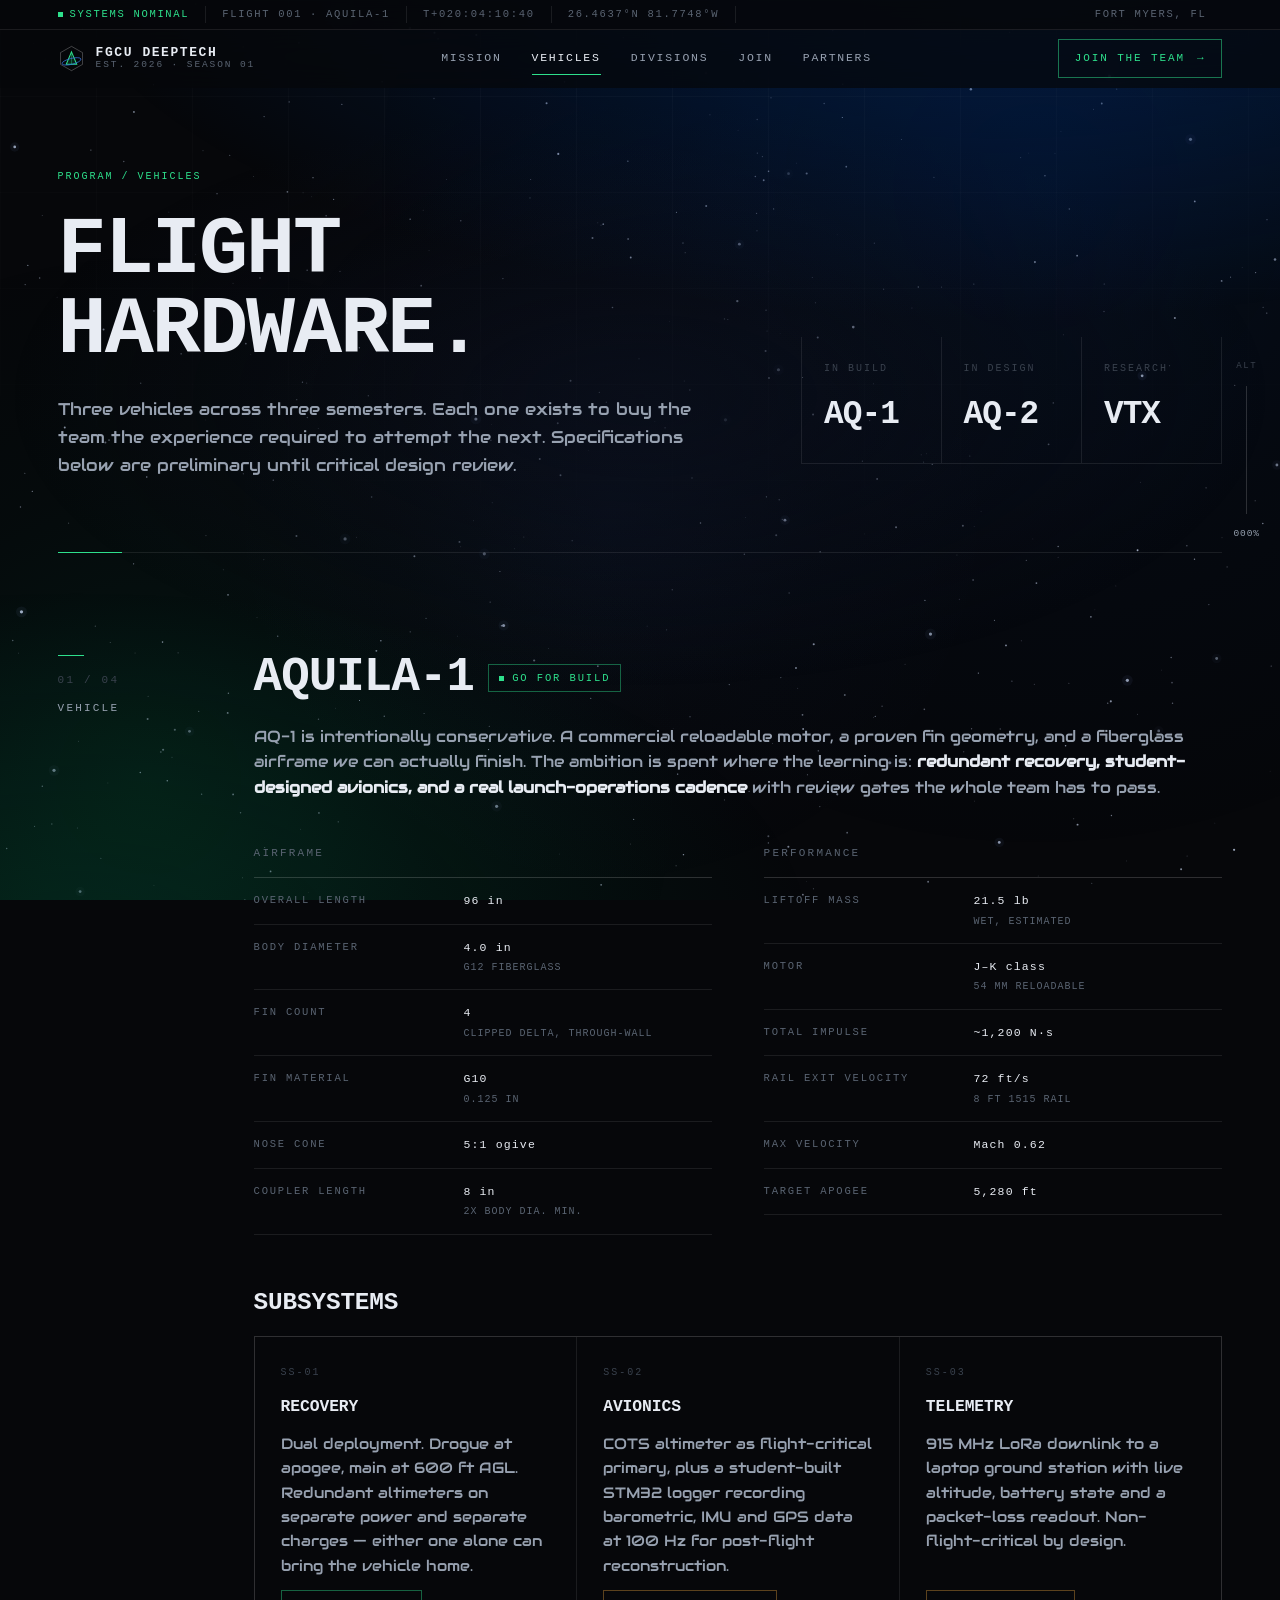
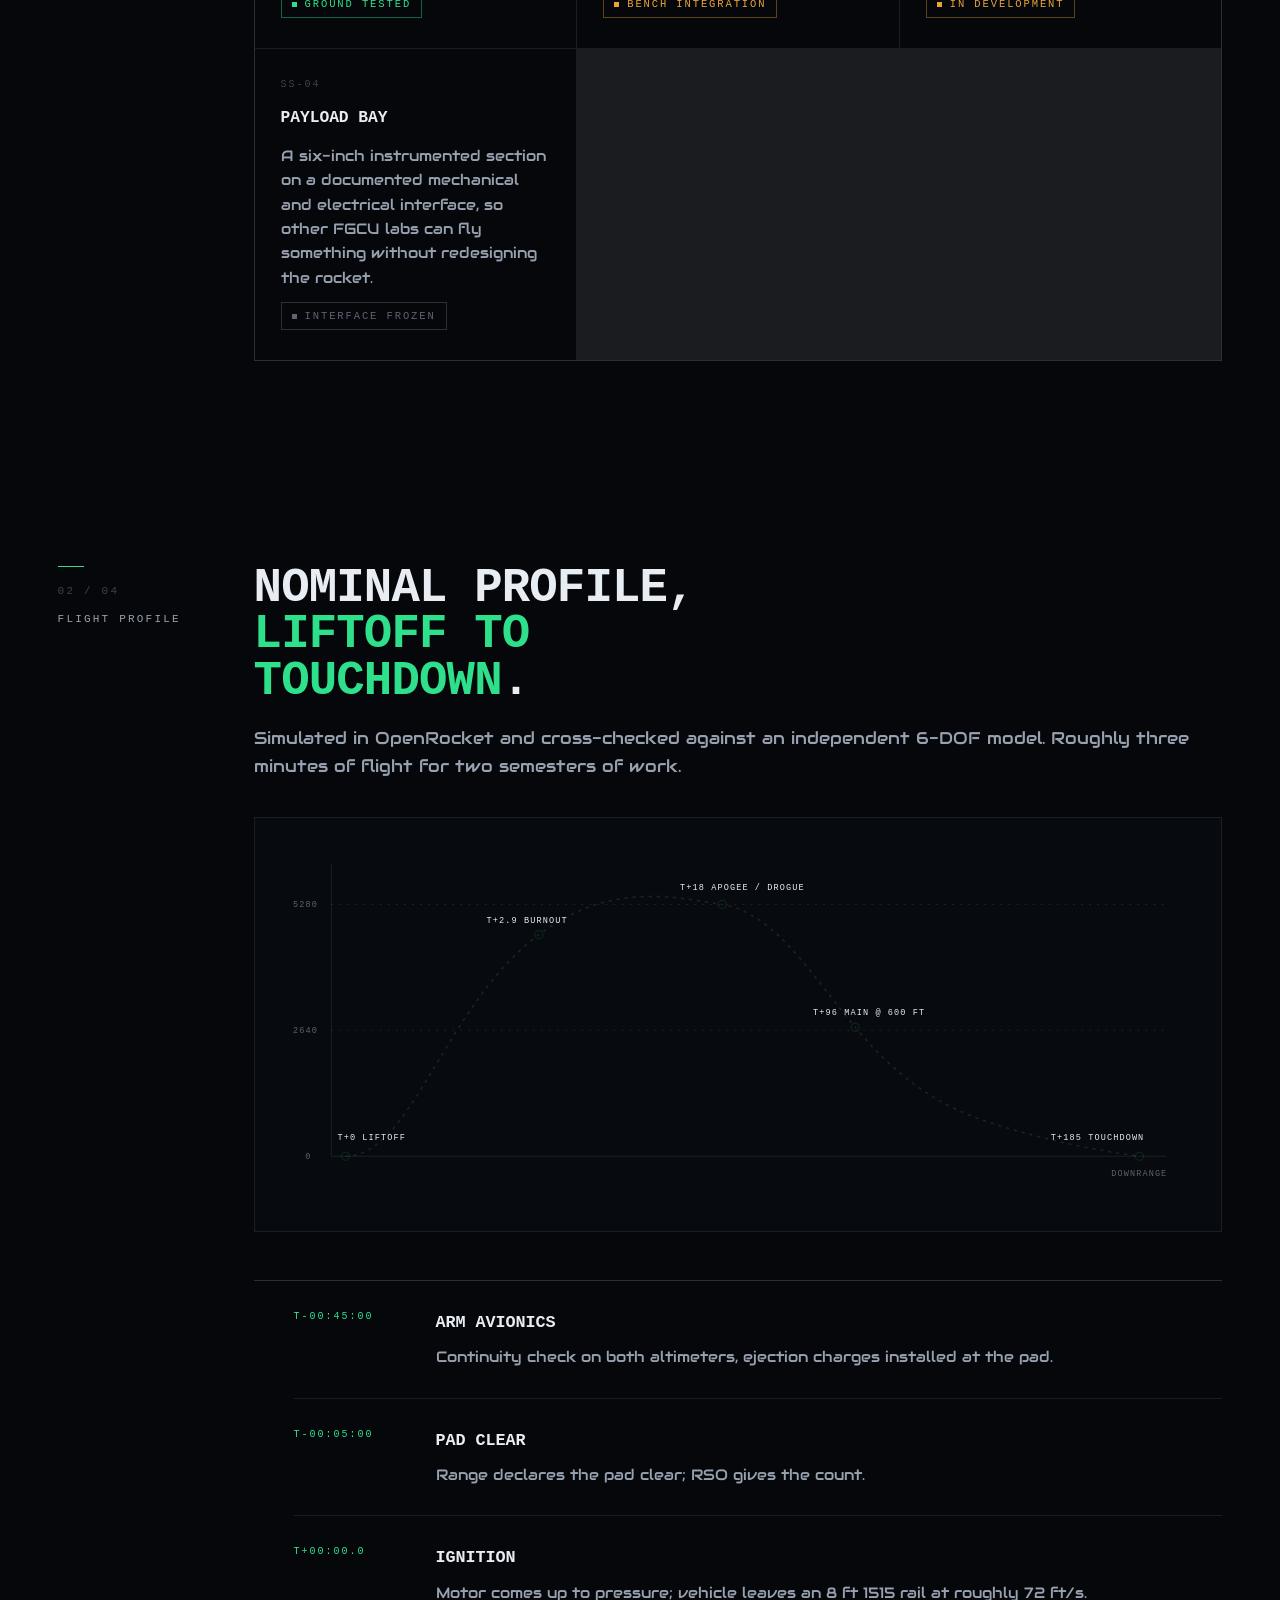
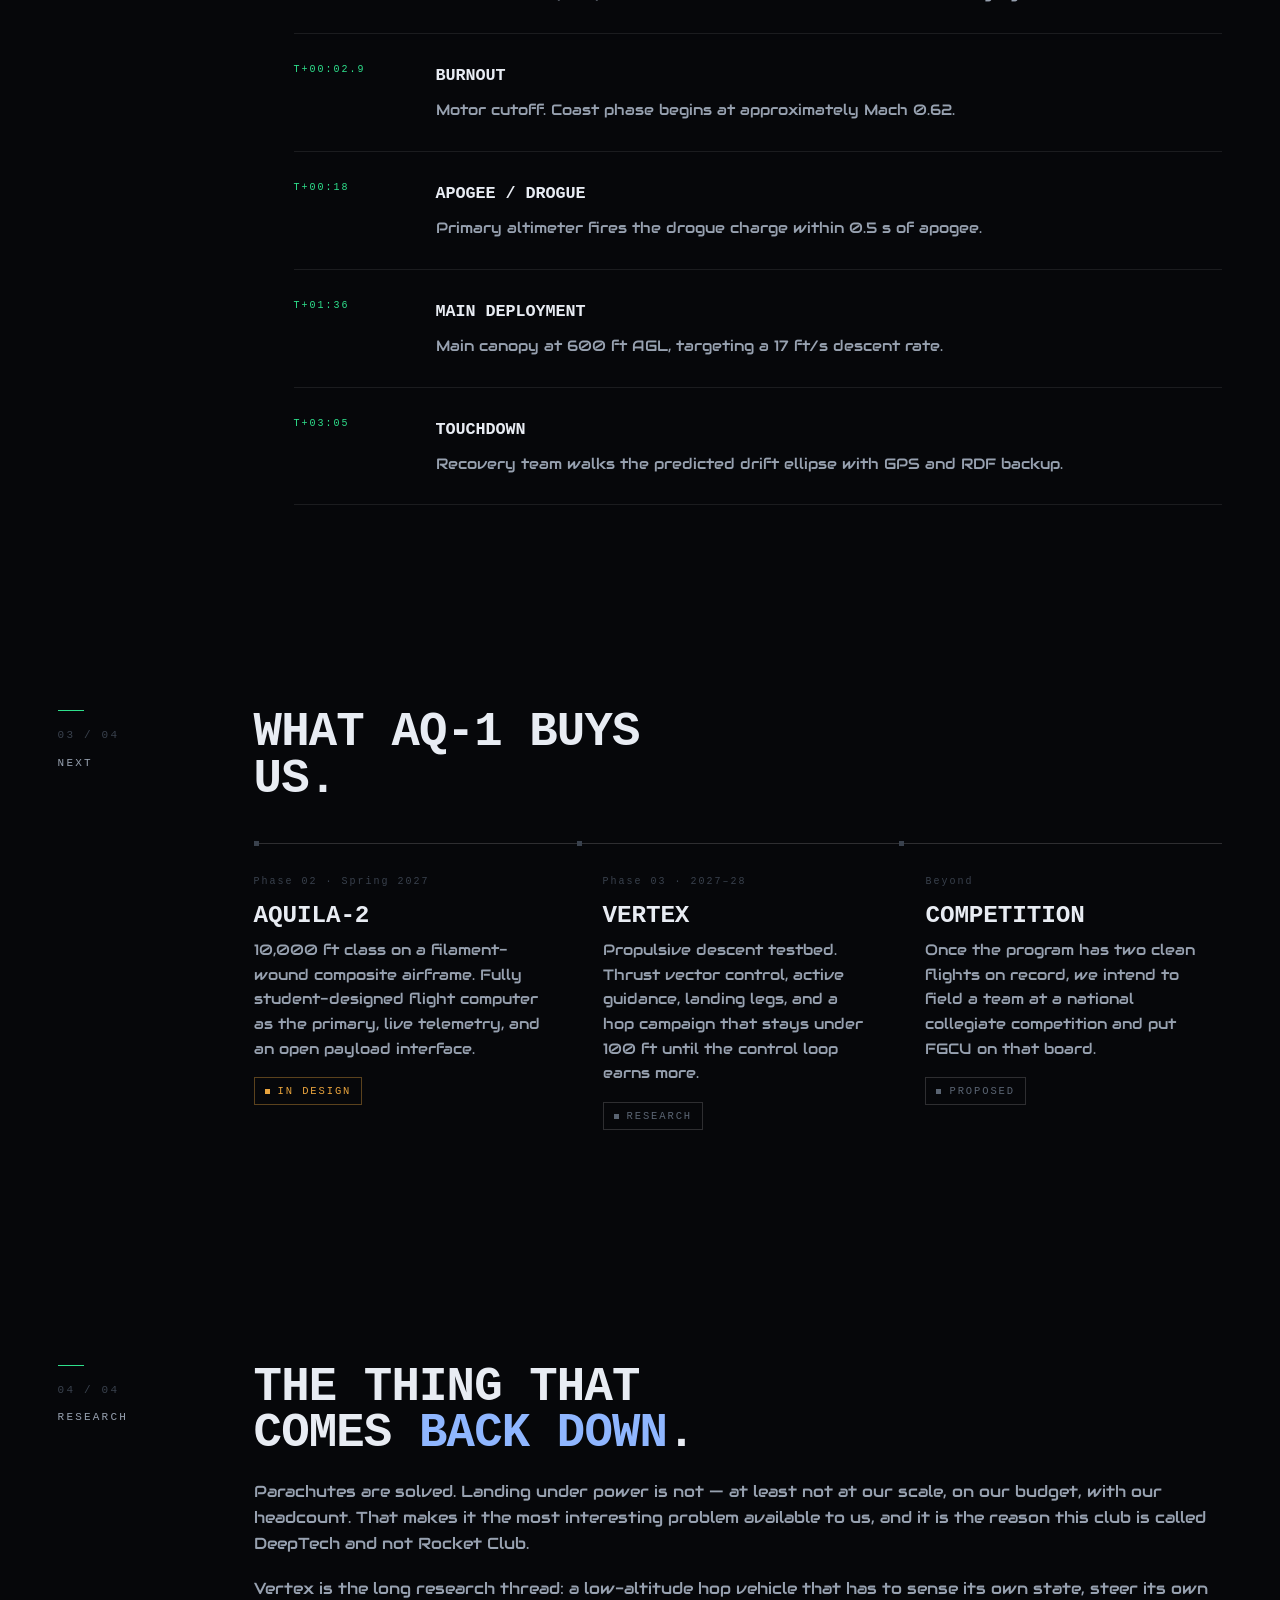
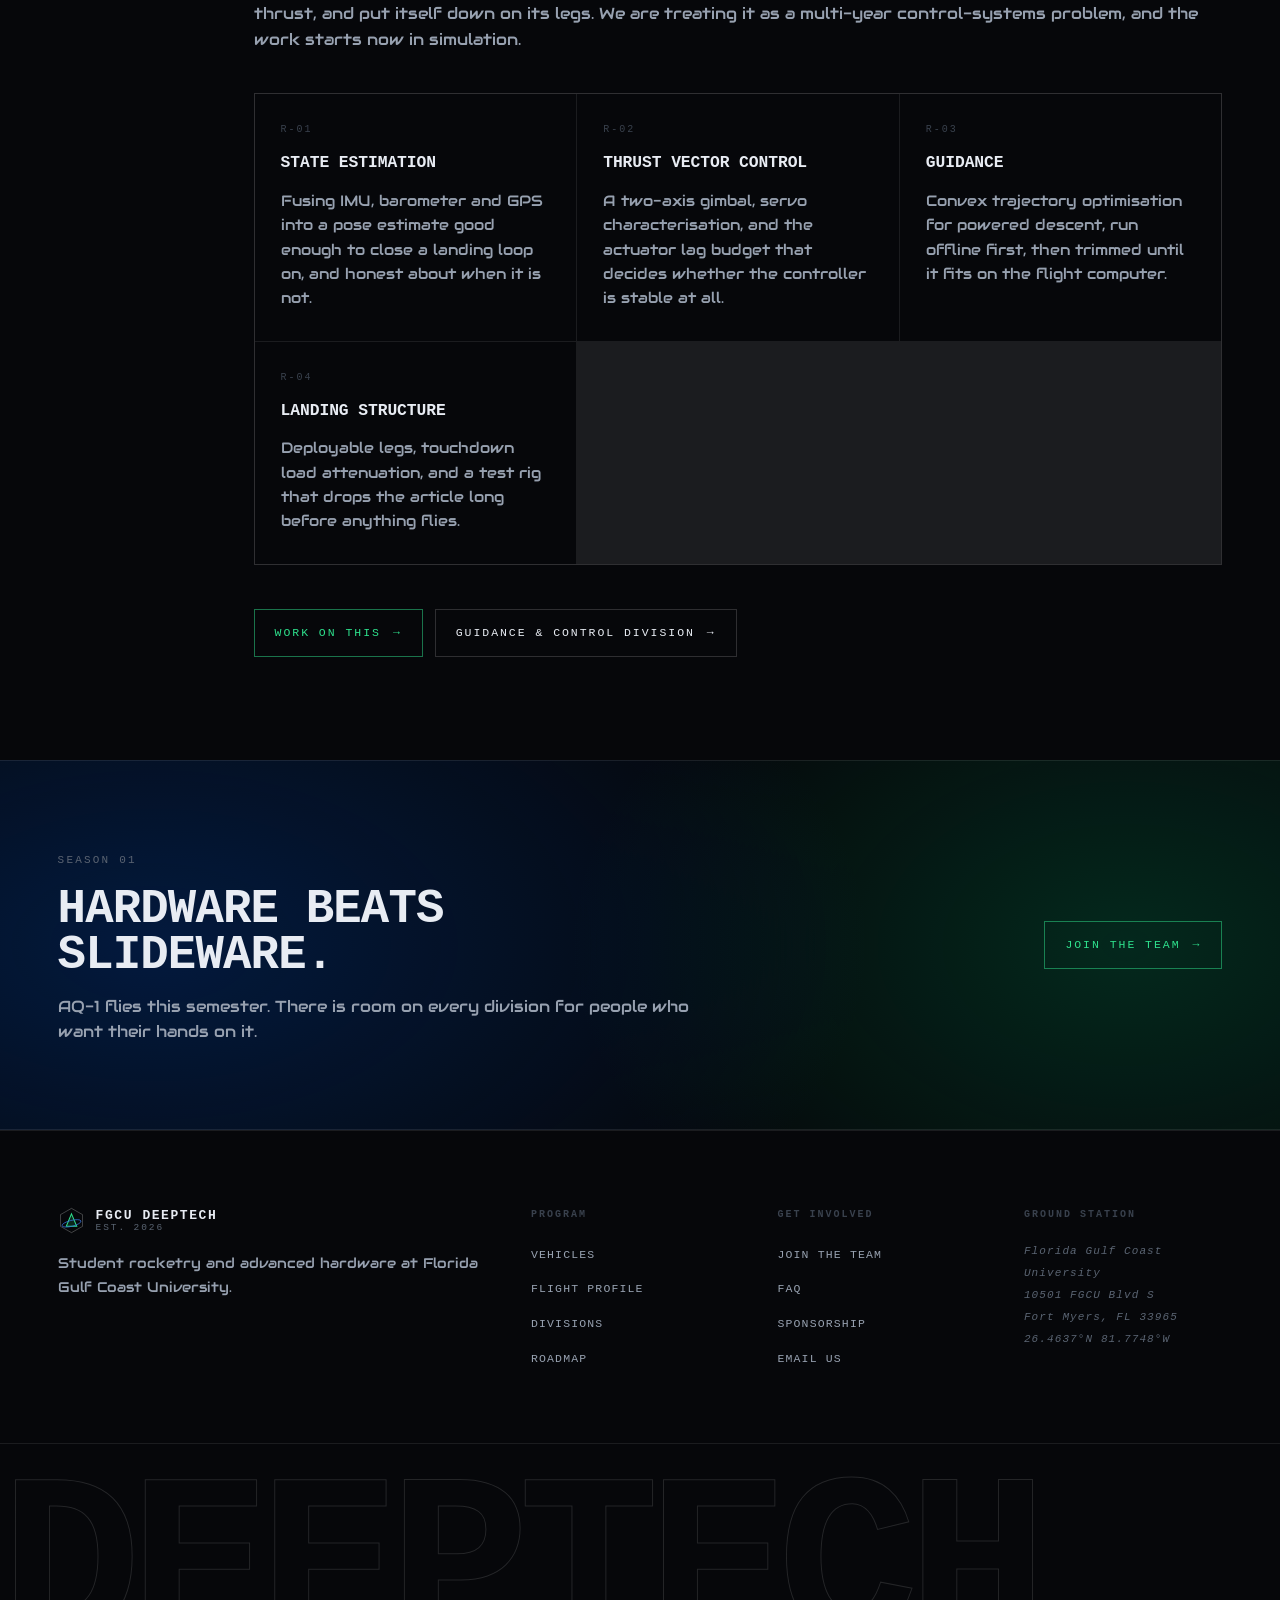
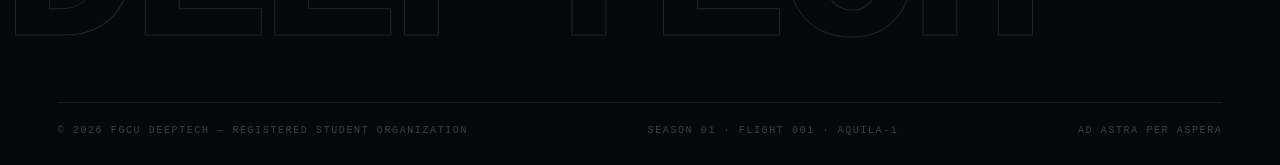
<file: site/vehicles.html>
<!DOCTYPE html>
<html lang="en">
<head>
<meta charset="utf-8">
<meta name="viewport" content="width=device-width, initial-scale=1">
<title>Vehicles — FGCU DeepTech</title>
<meta name="description" content="Aquila-1 specifications, nominal flight profile, and the Aquila-2 and Vertex roadmap for FGCU DeepTech.">
<meta name="theme-color" content="#06070A">
<meta property="og:type" content="website">
<meta property="og:title" content="Vehicles — FGCU DeepTech">
<meta property="og:description" content="Aquila-1 specifications, nominal flight profile, and the Aquila-2 and Vertex roadmap for FGCU DeepTech.">
<meta property="og:image" content="assets/img/hero-launch.webp">
<meta name="twitter:card" content="summary_large_image">
<link rel="icon" href="assets/img/favicon.svg" type="image/svg+xml">
<link rel="preconnect" href="https://fonts.googleapis.com">
<link rel="preconnect" href="https://fonts.gstatic.com" crossorigin>
<link href="https://fonts.googleapis.com/css2?family=Audiowide&display=swap" rel="stylesheet">
<link rel="stylesheet" href="assets/css/main.css">
<script>document.documentElement.className+=" js";</script>
</head>
<body>

<a class="skip" href="#main">Skip to content</a>

<canvas id="starfield" aria-hidden="true"></canvas>
<div class="backdrop" aria-hidden="true"></div>
<div class="mesh" aria-hidden="true"></div>

<!-- ===== STATUS STRIP ===== -->
<div class="strip" role="status" aria-label="Program status">
  <div class="strip__in">
    <i class="go"><span class="dot dot--pulse"></span>Systems nominal</i>
    <i class="hide-s">Flight&nbsp;001 &middot; Aquila-1</i>
    <i><span id="strip-t" class="tnum">T-000:00:00:00</span></i>
    <i class="hide-s" id="strip-pos">26.4637&deg;N 81.7748&deg;W</i>
    <i class="last hide-s">Fort Myers, FL</i>
  </div>
</div>

<!-- ===== HEADER ===== -->
<header class="hdr">
  <div class="hdr__in wrap">
    <a class="brand" href="index.html" aria-label="FGCU DeepTech home">
      <svg viewBox="0 0 32 32" fill="none" aria-hidden="true">
        <path d="M16 1.6 29 9v14L16 30.4 3 23V9L16 1.6Z" stroke="rgba(255,255,255,.26)" stroke-width="1.1"/>
        <path d="M16 8.2 22.2 22.8H9.8L16 8.2Z" fill="#2EE08C" fill-opacity=".14" stroke="#2EE08C" stroke-width="1.2"/>
        <path d="M16 8.2v14.6" stroke="#2EE08C" stroke-width=".9" stroke-opacity=".45"/>
        <ellipse cx="16" cy="19.4" rx="11.6" ry="3.5" stroke="#3A78E8" stroke-width="1" stroke-opacity=".8" transform="rotate(-14 16 19.4)"/>
      </svg>
      <span class="brand__txt">FGCU&nbsp;DeepTech<small>Est. 2026 &middot; Season 01</small></span>
    </a>

    <nav class="nav" aria-label="Primary">
      <a href="index.html">Mission</a>
      <a href="vehicles.html" aria-current="page">Vehicles</a>
      <a href="divisions.html">Divisions</a>
      <a href="join.html">Join</a>
      <a href="partners.html">Partners</a>
    </nav>

    <div class="hdr__cta">
      <a class="btn btn--primary" href="join.html">Join the team <span class="arw">&rarr;</span></a>
      <button class="burger" type="button" aria-label="Open menu" aria-expanded="false" aria-controls="drawer">
        <span></span><span></span>
      </button>
    </div>
  </div>
</header>

<!-- ===== MOBILE DRAWER ===== -->
<div class="drawer" id="drawer" aria-hidden="true">
  <a class="dl" href="index.html"><em>01</em>Mission</a>
  <a class="dl" href="vehicles.html" aria-current="page"><em>02</em>Vehicles</a>
  <a class="dl" href="divisions.html"><em>03</em>Divisions</a>
  <a class="dl" href="join.html"><em>04</em>Join</a>
  <a class="dl" href="partners.html"><em>05</em>Partners</a>
  <a class="btn btn--primary" href="join.html">Apply now <span class="arw">&rarr;</span></a>
</div>

<!-- ===== SCROLL TELEMETRY ===== -->
<div class="telem" aria-hidden="true">
  <span>ALT</span>
  <div class="telem__bar"><b></b></div>
  <span class="telem__val tnum">000%</span>
</div>

<main id="main">
  <section class="phead">
    <div class="wrap">
      <div class="phead__crumb"><b>Program / Vehicles</b></div>
      <div class="phead__grid">
        <div>
          <h1 class="display d1" data-rv>Flight<br>hardware.</h1>
          <p class="lede" data-rv style="--d:120ms">Three vehicles across three semesters. Each one exists to buy the team the experience required to attempt the next. Specifications below are preliminary until critical design review.</p>
        </div>
        <div data-rv style="--d:200ms"><dl class="stats" style="border-top:0">
            <div style="border-left:1px solid var(--line)"><dt>In build</dt><dd>AQ-1</dd></div>
            <div><dt>In design</dt><dd>AQ-2</dd></div>
            <div><dt>Research</dt><dd>VTX</dd></div>
          </dl></div>
      </div>
    </div>
  </section>
  <div class="wrap"><hr class="rule"></div>


  <!-- 01 / AQUILA-1 -->
  <section class="section" id="aquila-1">
    <div class="wrap split">
      <div class="split__rail"><span class="idx">01 / 04</span><span class="lbl">Vehicle</span></div>
      <div>
        <div style="display:flex;flex-wrap:wrap;align-items:center;gap:14px" data-rv>
          <h2 class="display d2">Aquila&#8209;1</h2>
          <span class="chip chip--go"><span class="dot dot--pulse"></span>Go for build</span>
        </div>

        <p class="body" data-rv style="margin-top:22px;--d:60ms">
          AQ-1 is intentionally conservative. A commercial reloadable motor, a proven fin
          geometry, and a fiberglass airframe we can actually finish. The ambition is spent
          where the learning is: <strong>redundant recovery, student-designed avionics, and a real
          launch-operations cadence</strong> with review gates the whole team has to pass.
        </p>

        <div class="vgrid" style="display:grid;grid-template-columns:minmax(0,1fr) minmax(0,1fr);gap:clamp(22px,4vw,52px);margin-top:44px">
          <div data-rv>
            <table class="spec">
              <caption class="kicker" style="text-align:left;padding-bottom:14px">Airframe</caption>
              <tbody>
                <tr><th scope="row">Overall length</th><td>96 in</td></tr>
                <tr><th scope="row">Body diameter</th><td>4.0 in <small>G12 fiberglass</small></td></tr>
                <tr><th scope="row">Fin count</th><td>4 <small>clipped delta, through-wall</small></td></tr>
                <tr><th scope="row">Fin material</th><td>G10 <small>0.125 in</small></td></tr>
                <tr><th scope="row">Nose cone</th><td>5:1 ogive</td></tr>
                <tr><th scope="row">Coupler length</th><td>8 in <small>2x body dia. min.</small></td></tr>
              </tbody>
            </table>
          </div>
          <div data-rv style="--d:90ms">
            <table class="spec">
              <caption class="kicker" style="text-align:left;padding-bottom:14px">Performance</caption>
              <tbody>
                <tr><th scope="row">Liftoff mass</th><td>21.5 lb <small>wet, estimated</small></td></tr>
                <tr><th scope="row">Motor</th><td>J&ndash;K class <small>54 mm reloadable</small></td></tr>
                <tr><th scope="row">Total impulse</th><td>~1,200 N&middot;s</td></tr>
                <tr><th scope="row">Rail exit velocity</th><td>72 ft/s <small>8 ft 1515 rail</small></td></tr>
                <tr><th scope="row">Max velocity</th><td>Mach 0.62</td></tr>
                <tr><th scope="row">Target apogee</th><td>5,280 ft</td></tr>
              </tbody>
            </table>
          </div>
        </div>

        <h3 class="display d3" style="margin-top:56px" data-rv>Subsystems</h3>
        <div class="cards" style="margin-top:22px" data-rv>
          <article class="card">
            <span class="card__no">SS-01</span><h3>Recovery</h3>
            <p>Dual deployment. Drogue at apogee, main at 600 ft AGL. Redundant altimeters on separate
            power and separate charges &mdash; either one alone can bring the vehicle home.</p>
            <span class="chip chip--go"><span class="dot"></span>Ground tested</span>
          </article>
          <article class="card">
            <span class="card__no">SS-02</span><h3>Avionics</h3>
            <p>COTS altimeter as flight-critical primary, plus a student-built STM32 logger recording
            barometric, IMU and GPS data at 100 Hz for post-flight reconstruction.</p>
            <span class="chip chip--dev"><span class="dot"></span>Bench integration</span>
          </article>
          <article class="card">
            <span class="card__no">SS-03</span><h3>Telemetry</h3>
            <p>915 MHz LoRa downlink to a laptop ground station with live altitude, battery state and
            a packet-loss readout. Non-flight-critical by design.</p>
            <span class="chip chip--dev"><span class="dot"></span>In development</span>
          </article>
          <article class="card">
            <span class="card__no">SS-04</span><h3>Payload bay</h3>
            <p>A six-inch instrumented section on a documented mechanical and electrical interface, so
            other FGCU labs can fly something without redesigning the rocket.</p>
            <span class="chip chip--hold"><span class="dot"></span>Interface frozen</span>
          </article>
        </div>
      </div>
    </div>
  </section>

  <!-- 02 / FLIGHT PROFILE -->
  <section class="section" id="profile">
    <div class="wrap split">
      <div class="split__rail"><span class="idx">02 / 04</span><span class="lbl">Flight profile</span></div>
      <div>
        <h2 class="display d2" data-rv style="max-width:17ch">Nominal profile, <span class="em-g">liftoff to touchdown</span>.</h2>
        <p class="lede" style="margin-top:20px;margin-bottom:36px" data-rv>
          Simulated in OpenRocket and cross-checked against an independent 6-DOF model. Roughly three
          minutes of flight for two semesters of work.
        </p>

      <div class="traj" data-rv>
        <svg viewBox="0 0 900 350" role="img" aria-label="Aquila-1 nominal flight profile from liftoff through touchdown">
          <line class="ax" x1="46" y1="16" x2="46" y2="306"/>
          <line class="ax" x1="46" y1="306" x2="874" y2="306"/>
          <line class="ax" x1="46" y1="56"  x2="874" y2="56"  stroke-dasharray="2 6"/>
          <line class="ax" x1="46" y1="181" x2="874" y2="181" stroke-dasharray="2 6"/>

          <text x="8" y="59">5280</text>
          <text x="8" y="184">2640</text>
          <text x="20" y="309">0</text>
          <text x="820" y="326">Downrange</text>

          <path class="ghost" d="M60 306 C 126 306 158 156 252 86 C 322 34 382 48 434 56 C 486 64 524 128 566 178 C 606 226 646 256 704 274 C 762 292 806 300 848 306"/>
          <path class="path"  d="M60 306 C 126 306 158 156 252 86 C 322 34 382 48 434 56 C 486 64 524 128 566 178 C 606 226 646 256 704 274 C 762 292 806 300 848 306"/>

          <circle class="mk" cx="60"  cy="306" r="4"/>
          <circle class="mk" cx="252" cy="86"  r="4"/>
          <circle class="mk" cx="434" cy="56"  r="4"/>
          <circle class="mk" cx="566" cy="178" r="4"/>
          <circle class="mk" cx="848" cy="306" r="4"/>

          <text class="v" x="52"  y="290">T+0 Liftoff</text>
          <text class="v" x="200" y="74">T+2.9 Burnout</text>
          <text class="v" x="392" y="42">T+18 Apogee / Drogue</text>
          <text class="v" x="524" y="166">T+96 Main @ 600 ft</text>
          <text class="v" x="760" y="290">T+185 Touchdown</text>
        </svg>
      </div>

        <ol class="steps" style="margin-top:48px" data-rv>
            <li>
              <span class="sn tnum">T-00:45:00</span>
              <div><h3>Arm avionics</h3><p>Continuity check on both altimeters, ejection charges installed at the pad.</p></div>
            </li>
            <li>
              <span class="sn tnum">T-00:05:00</span>
              <div><h3>Pad clear</h3><p>Range declares the pad clear; RSO gives the count.</p></div>
            </li>
            <li>
              <span class="sn tnum">T+00:00.0</span>
              <div><h3>Ignition</h3><p>Motor comes up to pressure; vehicle leaves an 8 ft 1515 rail at roughly 72 ft/s.</p></div>
            </li>
            <li>
              <span class="sn tnum">T+00:02.9</span>
              <div><h3>Burnout</h3><p>Motor cutoff. Coast phase begins at approximately Mach 0.62.</p></div>
            </li>
            <li>
              <span class="sn tnum">T+00:18</span>
              <div><h3>Apogee / drogue</h3><p>Primary altimeter fires the drogue charge within 0.5 s of apogee.</p></div>
            </li>
            <li>
              <span class="sn tnum">T+01:36</span>
              <div><h3>Main deployment</h3><p>Main canopy at 600 ft AGL, targeting a 17 ft/s descent rate.</p></div>
            </li>
            <li>
              <span class="sn tnum">T+03:05</span>
              <div><h3>Touchdown</h3><p>Recovery team walks the predicted drift ellipse with GPS and RDF backup.</p></div>
            </li>
        </ol>
      </div>
    </div>
  </section>

  <!-- 03 / ROADMAP -->
  <section class="section" id="roadmap">
    <div class="wrap split">
      <div class="split__rail"><span class="idx">03 / 04</span><span class="lbl">Next</span></div>
      <div>
        <h2 class="display d2" data-rv style="max-width:16ch">What AQ&#8209;1 buys us.</h2>

        <div class="phases" style="margin-top:40px">
          <article class="phase" data-rv>
            <span class="phase__no">Phase 02 &middot; Spring 2027</span>
            <h3 class="display d3">Aquila&#8209;2</h3>
            <p>10,000 ft class on a filament-wound composite airframe. Fully student-designed flight
            computer as the primary, live telemetry, and an open payload interface.</p>
            <span class="chip chip--dev"><span class="dot"></span>In design</span>
          </article>
          <article class="phase" data-rv style="--d:100ms">
            <span class="phase__no">Phase 03 &middot; 2027&ndash;28</span>
            <h3 class="display d3">Vertex</h3>
            <p>Propulsive descent testbed. Thrust vector control, active guidance, landing legs, and a
            hop campaign that stays under 100 ft until the control loop earns more.</p>
            <span class="chip chip--hold"><span class="dot"></span>Research</span>
          </article>
          <article class="phase" data-rv style="--d:180ms">
            <span class="phase__no">Beyond</span>
            <h3 class="display d3">Competition</h3>
            <p>Once the program has two clean flights on record, we intend to field a team at a
            national collegiate competition and put FGCU on that board.</p>
            <span class="chip chip--hold"><span class="dot"></span>Proposed</span>
          </article>
        </div>
      </div>
    </div>
  </section>

  <!-- 04 / VERTEX -->
  <section class="section" id="vertex">
    <div class="wrap split">
      <div class="split__rail"><span class="idx">04 / 04</span><span class="lbl">Research</span></div>
      <div>
        <h2 class="display d2" data-rv style="max-width:18ch">The thing that comes <span class="em-b">back down</span>.</h2>
        <p class="body" data-rv style="margin-top:22px">
          Parachutes are solved. Landing under power is not &mdash; at least not at our scale, on our
          budget, with our headcount. That makes it the most interesting problem available to us,
          and it is the reason this club is called DeepTech and not Rocket Club.
        </p>
        <p class="body" data-rv style="--d:80ms">
          Vertex is the long research thread: a low-altitude hop vehicle that has to sense its own
          state, steer its own thrust, and put itself down on its legs. We are treating it as a
          multi-year control-systems problem, and the work starts now in simulation.
        </p>

        <div class="cards" style="margin-top:40px" data-rv>
          <article class="card">
            <span class="card__no">R-01</span><h3>State estimation</h3>
            <p>Fusing IMU, barometer and GPS into a pose estimate good enough to close a landing loop
            on, and honest about when it is not.</p>
          </article>
          <article class="card">
            <span class="card__no">R-02</span><h3>Thrust vector control</h3>
            <p>A two-axis gimbal, servo characterisation, and the actuator lag budget that decides
            whether the controller is stable at all.</p>
          </article>
          <article class="card">
            <span class="card__no">R-03</span><h3>Guidance</h3>
            <p>Convex trajectory optimisation for powered descent, run offline first, then trimmed
            until it fits on the flight computer.</p>
          </article>
          <article class="card">
            <span class="card__no">R-04</span><h3>Landing structure</h3>
            <p>Deployable legs, touchdown load attenuation, and a test rig that drops the article
            long before anything flies.</p>
          </article>
        </div>

        <div class="btn-row" style="margin-top:44px" data-rv>
          <a class="btn btn--primary" href="join.html">Work on this <span class="arw">&rarr;</span></a>
          <a class="btn btn--ghost" href="divisions.html">Guidance &amp; control division <span class="arw">&rarr;</span></a>
        </div>
      </div>
    </div>
  </section>

  <section class="band">
    <div class="wrap band__in">
      <div data-rv>
        <span class="kicker">Season 01</span>
        <h2 class="display d2" style="margin-top:16px">Hardware beats slideware.</h2>
        <p>AQ-1 flies this semester. There is room on every division for people who want their hands on it.</p>
      </div>
      <div class="btn-row" data-rv><a class="btn btn--primary" href="join.html">Join the team <span class="arw">&rarr;</span></a></div>
    </div>
  </section>

</main>

<footer class="ftr">
  <div class="wrap">
    <div class="ftr__grid">
      <div>
        <a class="brand" href="index.html" style="margin-bottom:18px">
          <svg viewBox="0 0 32 32" fill="none" aria-hidden="true">
            <path d="M16 1.6 29 9v14L16 30.4 3 23V9L16 1.6Z" stroke="rgba(255,255,255,.26)" stroke-width="1.1"/>
            <path d="M16 8.2 22.2 22.8H9.8L16 8.2Z" fill="#2EE08C" fill-opacity=".14" stroke="#2EE08C" stroke-width="1.2"/>
            <ellipse cx="16" cy="19.4" rx="11.6" ry="3.5" stroke="#3A78E8" stroke-width="1" stroke-opacity=".8" transform="rotate(-14 16 19.4)"/>
          </svg>
          <span class="brand__txt">FGCU&nbsp;DeepTech<small>Est. 2026</small></span>
        </a>
        <p class="body" style="font-size:.9rem;max-width:34ch">
          Student rocketry and advanced hardware at Florida Gulf Coast University.
        </p>
      </div>

      <div>
        <h4>Program</h4>
        <ul>
          <li><a href="vehicles.html">Vehicles</a></li>
          <li><a href="vehicles.html#profile">Flight profile</a></li>
          <li><a href="divisions.html">Divisions</a></li>
          <li><a href="index.html#program">Roadmap</a></li>
        </ul>
      </div>

      <div>
        <h4>Get involved</h4>
        <ul>
          <li><a href="join.html">Join the team</a></li>
          <li><a href="join.html#faq">FAQ</a></li>
          <li><a href="partners.html">Sponsorship</a></li>
          <li><a href="mailto:deeptech@fgcu.edu">Email us</a></li>
        </ul>
      </div>

      <div>
        <h4>Ground station</h4>
        <address class="ftr__addr">
          Florida Gulf Coast University<br>
          10501 FGCU Blvd S<br>
          Fort Myers, FL 33965<br>
          26.4637&deg;N 81.7748&deg;W
        </address>
      </div>
    </div>
  </div>

  <div class="wordmark" aria-hidden="true"><b>DEEPTECH</b></div>

  <div class="wrap">
    <div class="ftr__legal">
      <span>&copy; 2026 FGCU DeepTech &mdash; Registered student organization</span>
      <span>Season 01 &middot; Flight 001 &middot; Aquila-1</span>
      <span>Ad astra per aspera</span>
    </div>
  </div>
</footer>


<script src="assets/js/main.js" defer></script>
</body>
</html>
</file>
<file: site/assets/css/main.css>
/* ============================================================
   FGCU DEEPTECH — GROUND SYSTEMS STYLESHEET
   Design language: flight-ops instrumentation.
   Hairlines, corner brackets, monospace telemetry, deep space.
   ============================================================ */

/* ---- 01 / TOKENS ------------------------------------------ */
:root{
  /* surfaces */
  --bg:        #06070A;
  --bg-lift:   #0A0C11;
  --panel:     #0D1017;
  --panel-2:   #111621;

  /* hairlines */
  --line:      rgba(255,255,255,.085);
  --line-2:    rgba(255,255,255,.16);
  --line-3:    rgba(255,255,255,.30);

  /* ink */
  --ink:       #E8ECF3;
  --ink-2:     #97A1B0;
  --ink-3:     #5A6472;
  --ink-4:     #39414D;

  /* brand — FGCU */
  --cobalt:      #002D72;
  --cobalt-lift: #1B4FA8;
  --cobalt-glow: #3A78E8;
  --cobalt-air:  #8FB6FF;

  --emerald:      #007749;
  --emerald-lift: #00A862;
  --signal:       #2EE08C;   /* nominal / active indicator */
  --amber:        #E8A33D;   /* caution / in development */

  /* type */
  --mono: "JetBrains Mono", ui-monospace, "SF Mono", Menlo, monospace;
  --sans: "Audiowide", sans-serif;

  /* metrics */
  --gut: clamp(20px, 4.5vw, 64px);
  --maxw: 1440px;
  --rail: 132px;
  --hdr: 58px;
  --strip: 30px;

  --ease: cubic-bezier(.22,.61,.36,1);
  --ease-io: cubic-bezier(.65,.02,.2,1);
}

/* ---- 02 / RESET ------------------------------------------- */
*,*::before,*::after{ box-sizing:border-box; }
html{ -webkit-text-size-adjust:100%; scroll-behavior:smooth; }
@media (prefers-reduced-motion: reduce){ html{ scroll-behavior:auto; } }
body{
  margin:0;
  background:var(--bg);
  color:var(--ink);
  font-family:var(--sans);
  font-size:16px;
  line-height:1.62;
  -webkit-font-smoothing:antialiased;
  text-rendering:optimizeLegibility;
  overflow-x:hidden;
}
img,svg,canvas{ display:block; max-width:100%; }
a{ color:inherit; text-decoration:none; }
button{ font:inherit; color:inherit; background:none; border:0; cursor:pointer; }
h1,h2,h3,h4,p,ul,ol,figure{ margin:0; }
ul{ list-style:none; padding:0; }
table{ border-collapse:collapse; width:100%; }
::selection{ background:var(--emerald); color:#fff; }
:focus-visible{ outline:1px solid var(--signal); outline-offset:3px; }

.skip{
  position:absolute; left:-9999px; top:0; z-index:200;
  background:var(--signal); color:#03150D; padding:10px 16px;
  font-family:var(--mono); font-size:12px; letter-spacing:.14em; text-transform:uppercase;
}
.skip:focus{ left:8px; top:8px; }

/* ---- 03 / SPACE BACKDROP ---------------------------------- */
#starfield{
  position:fixed; inset:0; z-index:-3;
  width:100%; height:100%; pointer-events:none;
}
.backdrop{
  position:fixed; inset:0; z-index:-2; pointer-events:none;
  background:
    radial-gradient(120% 70% at 78% -8%,  rgba(0,45,114,.55),  transparent 62%),
    radial-gradient(90%  60% at 6%  104%, rgba(0,119,73,.22),  transparent 64%),
    radial-gradient(70%  46% at 50% 44%,  rgba(10,14,26,.70),  transparent 70%);
}
/* Faint engineering mesh, masked so it never shouts. */
.mesh{
  position:fixed; inset:0; z-index:-1; pointer-events:none;
  background-image:
    linear-gradient(to right, rgba(255,255,255,.028) 1px, transparent 1px),
    linear-gradient(to bottom, rgba(255,255,255,.028) 1px, transparent 1px);
  background-size:96px 96px;
  -webkit-mask-image:radial-gradient(130% 88% at 50% 0%, #000 8%, transparent 78%);
          mask-image:radial-gradient(130% 88% at 50% 0%, #000 8%, transparent 78%);
}

/* ---- 04 / TYPE -------------------------------------------- */
.mono{ font-family:var(--mono); }

.kicker{
  font-family:var(--mono);
  font-size:11px; font-weight:500;
  letter-spacing:.20em; text-transform:uppercase;
  color:var(--ink-3);
}

.display{
  font-family:var(--mono);
  font-weight:700;
  text-transform:uppercase;
  line-height:.98;
  margin:0;
}
.d1{ font-size:clamp(2.3rem, 6.4vw, 5.2rem); letter-spacing:-.025em; }
.d2{ font-size:clamp(1.7rem, 3.7vw, 3rem);   letter-spacing:-.018em; }
.d3{ font-size:clamp(1.1rem, 1.9vw, 1.55rem); letter-spacing:-.005em; }

.lede{
  font-size:clamp(1.02rem, 1.35vw, 1.2rem);
  line-height:1.62; color:var(--ink-2); max-width:60ch;
}
.body{ color:var(--ink-2); max-width:66ch; }
.body + .body{ margin-top:1.15em; }
.body strong{ color:var(--ink); font-weight:600; }
.tnum{ font-variant-numeric:tabular-nums; }

.em-g,b.em-g,.hero__meta b.em-g{ color:var(--signal); }
.em-b,b.em-b{ color:var(--cobalt-air); }

/* ---- 05 / LAYOUT ------------------------------------------ */
.wrap{
  width:100%; max-width:var(--maxw);
  margin-inline:auto; padding-inline:var(--gut);
}
.section{ position:relative; padding-block:clamp(64px, 8vw, 118px); }
.section--tight{ padding-block:clamp(52px, 6vw, 88px); }

.split{
  display:grid;
  grid-template-columns:var(--rail) minmax(0,1fr);
  gap:clamp(24px, 5vw, 76px);
  align-items:start;
}
.split__rail{ position:sticky; top:calc(var(--hdr) + var(--strip) + 28px); }
.split__rail::before{
  content:""; display:block; width:26px; height:1px;
  background:var(--signal); margin-bottom:16px;
}
.split__rail .idx{
  font-family:var(--mono); font-size:11px; letter-spacing:.2em; text-transform:uppercase;
  color:var(--ink-4); display:block; margin-bottom:10px;
}
.split__rail .lbl{
  font-family:var(--mono); font-size:11px; font-weight:500;
  letter-spacing:.2em; text-transform:uppercase; color:var(--ink-2); display:block;
}
@media (max-width:860px){
  .split{ grid-template-columns:1fr; gap:22px; }
  .split__rail{ position:static; display:flex; align-items:center; gap:12px; }
  .split__rail::before{ margin:0; width:18px; flex:none; }
  .split__rail .idx{ margin:0; }
}

.rule{ height:1px; background:var(--line); position:relative; border:0; margin:0; }
.rule::before{
  content:""; position:absolute; left:0; top:0;
  width:64px; height:1px; background:var(--signal);
}

/* ---- 06 / CORNER-BRACKET FRAME ---------------------------- */
.frame{ position:relative; }
.frame::before,.frame::after{
  content:""; position:absolute; width:13px; height:13px; pointer-events:none;
  border:1px solid var(--line-3);
  transition:border-color .35s var(--ease), width .35s var(--ease), height .35s var(--ease);
}
.frame::before{ top:-1px;    left:-1px;  border-right:0; border-bottom:0; }
.frame::after { bottom:-1px; right:-1px; border-left:0;  border-top:0; }
.frame > .br-tr,.frame > .br-bl{
  position:absolute; width:13px; height:13px; pointer-events:none;
  border:1px solid var(--line-3);
  transition:border-color .35s var(--ease), width .35s var(--ease), height .35s var(--ease);
}
.frame > .br-tr{ top:-1px;    right:-1px; border-left:0;  border-bottom:0; }
.frame > .br-bl{ bottom:-1px; left:-1px;  border-right:0; border-top:0; }

a.frame:hover::before, a.frame:hover::after,
a.frame:hover > .br-tr, a.frame:hover > .br-bl,
.frame.is-live::before, .frame.is-live::after,
.frame.is-live > .br-tr, .frame.is-live > .br-bl{
  border-color:var(--signal); width:20px; height:20px;
}

/* ---- 07 / CHIPS + BUTTONS --------------------------------- */
.chip{
  display:inline-flex; align-items:center; gap:8px;
  font-family:var(--mono); font-size:10.5px; font-weight:500;
  letter-spacing:.18em; text-transform:uppercase;
  color:var(--ink-2); border:1px solid var(--line-2);
  padding:5px 10px 4px; white-space:nowrap;
}
.chip--go{   color:var(--signal); border-color:rgba(46,224,140,.42); }
.chip--dev{  color:var(--amber);  border-color:rgba(232,163,61,.38); }
.chip--hold{ color:var(--ink-3); }

.dot{ width:5px; height:5px; flex:none; background:currentColor; }
.dot--pulse{ animation:pulse 2.4s var(--ease-io) infinite; }
@keyframes pulse{
  0%{   box-shadow:0 0 0 0   rgba(46,224,140,.55); }
  70%{  box-shadow:0 0 0 7px rgba(46,224,140,0); }
  100%{ box-shadow:0 0 0 0   rgba(46,224,140,0); }
}

.btn{
  position:relative; isolation:isolate;
  display:inline-flex; align-items:center; gap:12px;
  font-family:var(--mono); font-size:11.5px; font-weight:500;
  letter-spacing:.17em; text-transform:uppercase;
  padding:14px 20px; border:1px solid var(--line-2);
  color:var(--ink); overflow:hidden;
  transition:color .3s var(--ease), border-color .3s var(--ease);
}
.btn::before{
  content:""; position:absolute; inset:0; z-index:-1;
  background:var(--emerald);
  transform:scaleX(0); transform-origin:left;
  transition:transform .42s var(--ease);
}
.btn:hover{ border-color:var(--emerald-lift); }
.btn:hover::before{ transform:scaleX(1); }
.btn .arw{ transition:transform .42s var(--ease); }
.btn:hover .arw{ transform:translateX(5px); }

.btn--primary{ border-color:rgba(46,224,140,.5); color:var(--signal); }
.btn--primary:hover{ color:#03150D; border-color:var(--signal); }
.btn--primary::before{ background:var(--signal); }
.btn--ghost:hover{ color:#fff; }
.btn--ghost::before{ background:var(--cobalt-lift); }

.btn-row{ display:flex; flex-wrap:wrap; gap:12px; }

.tlink{
  font-family:var(--mono); font-size:11.5px; letter-spacing:.16em;
  text-transform:uppercase; color:var(--ink-2);
  display:inline-flex; align-items:center; gap:9px; padding-bottom:3px;
  background-image:linear-gradient(var(--signal),var(--signal));
  background-size:0% 1px; background-position:0 100%; background-repeat:no-repeat;
  transition:color .3s var(--ease), background-size .4s var(--ease);
}
.tlink:hover{ color:var(--signal); background-size:100% 1px; }

/* ---- 08 / STATUS STRIP ------------------------------------ */
.strip{
  position:fixed; top:0; left:0; right:0; z-index:60;
  height:var(--strip);
  display:flex; align-items:center;
  background:rgba(6,7,10,.92);
  border-bottom:1px solid var(--line);
  backdrop-filter:blur(10px); -webkit-backdrop-filter:blur(10px);
  font-family:var(--mono); font-size:10.5px; letter-spacing:.16em;
  text-transform:uppercase; color:var(--ink-3);
  overflow:hidden;
}
.strip__in{
  display:flex; align-items:center; gap:0;
  width:100%; max-width:var(--maxw); margin-inline:auto;
  padding-inline:var(--gut);
}
.strip i{
  font-style:normal; display:flex; align-items:center; gap:7px;
  padding-inline:16px; white-space:nowrap;
  border-right:1px solid var(--line);
}
.strip i:first-child{ padding-left:0; }
.strip i.go{ color:var(--signal); }
.strip i.last{ border-right:0; margin-left:auto; }
@media (max-width:900px){ .strip i.hide-s{ display:none; } }
@media (max-width:560px){ .strip{ font-size:9.5px; } .strip i{ padding-inline:10px; } }

/* ---- 09 / HEADER ------------------------------------------ */
.hdr{
  position:fixed; top:var(--strip); left:0; right:0; z-index:55;
  height:var(--hdr);
  background:rgba(6,7,10,.72);
  border-bottom:1px solid transparent;
  backdrop-filter:blur(14px); -webkit-backdrop-filter:blur(14px);
  transition:background .3s var(--ease), border-color .3s var(--ease);
}
.hdr.is-stuck{ background:rgba(6,7,10,.94); border-bottom-color:var(--line); }
.hdr__in{
  height:100%;
  display:flex; align-items:center; justify-content:space-between; gap:24px;
}

.brand{ display:flex; align-items:center; gap:11px; }
.brand svg{ width:27px; height:27px; flex:none; }
.brand__txt{
  font-family:var(--mono); font-weight:700; font-size:13px;
  letter-spacing:.12em; text-transform:uppercase; line-height:1.1;
}
.brand__txt small{
  display:block; font-weight:400; font-size:9.5px;
  letter-spacing:.2em; color:var(--ink-3);
}

.nav{ display:flex; align-items:center; gap:4px; }
.nav a{
  position:relative;
  font-family:var(--mono); font-size:11.5px; font-weight:500;
  letter-spacing:.15em; text-transform:uppercase;
  color:var(--ink-2); padding:9px 13px;
  transition:color .25s var(--ease);
}
.nav a::after{
  content:""; position:absolute; left:13px; right:13px; bottom:2px;
  height:1px; background:var(--signal);
  transform:scaleX(0); transform-origin:left;
  transition:transform .35s var(--ease);
}
.nav a:hover{ color:var(--ink); }
.nav a:hover::after{ transform:scaleX(1); }
.nav a[aria-current="page"]{ color:var(--ink); }
.nav a[aria-current="page"]::after{ transform:scaleX(1); }

.hdr__cta{ display:flex; align-items:center; gap:14px; }
.hdr__cta .btn{ padding:10px 16px; font-size:11px; }

.burger{
  display:none; width:38px; height:34px;
  border:1px solid var(--line-2); position:relative;
}
.burger span{
  position:absolute; left:11px; right:11px; height:1px; background:var(--ink);
  transition:transform .35s var(--ease), opacity .2s var(--ease);
}
.burger span:nth-child(1){ top:13px; }
.burger span:nth-child(2){ bottom:13px; }
body.menu-open .burger span:nth-child(1){ transform:translateY(3.5px) rotate(45deg); }
body.menu-open .burger span:nth-child(2){ transform:translateY(-3.5px) rotate(-45deg); }

@media (max-width:1040px){
  .nav, .hdr__cta .btn{ display:none; }
  .burger{ display:block; }
}

/* mobile drawer */
.drawer{
  position:fixed; inset:calc(var(--strip) + var(--hdr)) 0 0 0; z-index:54;
  background:rgba(6,7,10,.98);
  backdrop-filter:blur(18px); -webkit-backdrop-filter:blur(18px);
  border-top:1px solid var(--line);
  padding:26px var(--gut) 40px;
  display:flex; flex-direction:column;
  clip-path:inset(0 0 100% 0);
  transition:clip-path .5s var(--ease-io);
  overflow-y:auto;
}
body.menu-open .drawer{ clip-path:inset(0 0 0 0); }
.drawer a.dl{
  display:flex; align-items:baseline; gap:16px;
  font-family:var(--mono); font-weight:700; font-size:clamp(1.4rem,7vw,2rem);
  letter-spacing:-.01em; text-transform:uppercase;
  padding:16px 0; border-bottom:1px solid var(--line);
  color:var(--ink-2); transition:color .25s var(--ease), padding-left .3s var(--ease);
}
.drawer a.dl:hover,.drawer a.dl[aria-current="page"]{ color:var(--ink); padding-left:8px; }
.drawer a.dl em{
  font-style:normal; font-size:10px; font-weight:400;
  letter-spacing:.2em; color:var(--ink-4);
}
.drawer .btn{ margin-top:28px; align-self:flex-start; }
@media (min-width:1041px){ .drawer{ display:none; } }

/* ---- 10 / SCROLL TELEMETRY RAIL --------------------------- */
.telem{
  position:fixed; right:20px; top:50%; transform:translateY(-50%);
  z-index:40; display:flex; flex-direction:column; align-items:center; gap:12px;
  font-family:var(--mono); font-size:9px; font-weight:500; letter-spacing:.18em;
  text-transform:uppercase; color:var(--ink-4); pointer-events:none;
}
.telem__bar{ width:1px; height:128px; background:var(--line-2); position:relative; }
.telem__bar b{
  position:absolute; left:-1px; top:0; width:3px; height:0%;
  background:var(--signal); transition:height .12s linear;
}
.telem__val{ color:var(--ink-2); font-size:9.5px; letter-spacing:.1em; }
@media (max-width:1200px){ .telem{ display:none; } }

/* ---- 11 / HERO -------------------------------------------- */
.hero{
  position:relative;
  min-height:clamp(620px, 94vh, 940px);
  padding-top:calc(var(--strip) + var(--hdr) + clamp(48px,8vh,96px));
  padding-bottom:clamp(40px,6vh,72px);
  display:flex; flex-direction:column; justify-content:center;
  overflow:hidden;
}
.hero__art{
  position:absolute; inset:0; z-index:-1; pointer-events:none;
}
.hero__art img{
  width:100%; height:100%; object-fit:cover; object-position:58% 46%;
  opacity:.30; filter:saturate(.72) contrast(1.06);
}
.hero__art::after{
  content:""; position:absolute; inset:0;
  background:
    linear-gradient(to top,    var(--bg) 2%, rgba(6,7,10,.55) 42%, transparent 88%),
    linear-gradient(to right,  var(--bg) 4%, rgba(6,7,10,.60) 40%, transparent 84%);
}
.hero__grid{
  display:grid; grid-template-columns:minmax(0,1.35fr) minmax(0,.85fr);
  gap:clamp(30px,5vw,72px); align-items:end;
}
@media (max-width:1000px){ .hero__grid{ grid-template-columns:1fr; align-items:start; } }

.hero__eyebrow{ display:flex; flex-wrap:wrap; gap:10px; margin-bottom:26px; }
.hero h1{ margin-bottom:26px; }
.hero h1 .ln{ display:block; overflow:hidden; }
.hero h1 .ln > span{ display:block; }

.hero__meta{
  display:flex; flex-wrap:wrap; gap:0 34px; margin-top:34px;
  font-family:var(--mono); font-size:10.5px; letter-spacing:.17em;
  text-transform:uppercase; color:var(--ink-3);
}
.hero__meta b{ display:block; color:var(--ink); font-weight:500; font-size:13px; margin-top:4px; }

.scroll-hint{
  margin-top:clamp(40px,7vh,80px);
  display:flex; align-items:center; gap:14px;
  font-family:var(--mono); font-size:10px; letter-spacing:.22em;
  text-transform:uppercase; color:var(--ink-4);
}
.scroll-hint i{
  display:block; width:56px; height:1px; background:var(--line-2); position:relative; overflow:hidden;
}
.scroll-hint i::after{
  content:""; position:absolute; inset:0; background:var(--signal);
  transform:translateX(-100%); animation:sweep 2.6s var(--ease-io) infinite;
}
@keyframes sweep{ 0%{transform:translateX(-100%)} 55%{transform:translateX(100%)} 100%{transform:translateX(100%)} }

/* countdown module */
.cdown{
  border:1px solid var(--line); background:rgba(10,13,19,.66);
  backdrop-filter:blur(8px); -webkit-backdrop-filter:blur(8px);
  padding:22px 22px 20px;
}
.cdown__hd{
  display:flex; align-items:center; justify-content:space-between; gap:12px;
  padding-bottom:14px; border-bottom:1px solid var(--line);
  font-family:var(--mono); font-size:10px; letter-spacing:.2em;
  text-transform:uppercase; color:var(--ink-3);
}
.cdown__clock{
  display:grid; grid-template-columns:repeat(4,1fr);
  gap:8px; margin:18px 0 16px;
}
.cdown__seg{ text-align:center; }
.cdown__seg b{
  display:block; font-family:var(--mono); font-weight:700;
  font-size:clamp(1.5rem,3.6vw,2.15rem); letter-spacing:-.03em;
  color:var(--ink); font-variant-numeric:tabular-nums; line-height:1;
}
.cdown__seg span{
  display:block; margin-top:7px;
  font-family:var(--mono); font-size:9px; letter-spacing:.2em;
  text-transform:uppercase; color:var(--ink-4);
}
.cdown__ft{
  display:flex; align-items:center; justify-content:space-between; gap:10px;
  padding-top:14px; border-top:1px solid var(--line);
  font-family:var(--mono); font-size:10px; letter-spacing:.14em;
  text-transform:uppercase; color:var(--ink-3);
}

/* ---- 12 / TICKER ------------------------------------------ */
.ticker{
  border-block:1px solid var(--line);
  background:rgba(10,13,19,.5);
  overflow:hidden; padding:11px 0;
  -webkit-mask-image:linear-gradient(to right, transparent, #000 7%, #000 93%, transparent);
          mask-image:linear-gradient(to right, transparent, #000 7%, #000 93%, transparent);
}
.ticker__track{ display:flex; width:max-content; animation:roll 46s linear infinite; }
.ticker:hover .ticker__track{ animation-play-state:paused; }
.ticker span{
  display:inline-flex; align-items:center; gap:10px; padding-inline:26px;
  font-family:var(--mono); font-size:10.5px; letter-spacing:.19em;
  text-transform:uppercase; color:var(--ink-3); white-space:nowrap;
}
.ticker span::before{ content:""; width:3px; height:3px; background:var(--emerald-lift); }
.ticker span.hl{ color:var(--signal); }
@keyframes roll{ to{ transform:translateX(-50%); } }

/* ---- 13 / STAT BLOCKS ------------------------------------- */
.stats{
  display:grid; grid-template-columns:repeat(auto-fit,minmax(170px,1fr));
  border-top:1px solid var(--line);
}
.stats > div{
  padding:24px 22px 22px;
  border-bottom:1px solid var(--line); border-right:1px solid var(--line);
}
.stats dt{
  font-family:var(--mono); font-size:10px; letter-spacing:.2em;
  text-transform:uppercase; color:var(--ink-4);
}
.stats dd{
  margin:10px 0 0; font-family:var(--mono); font-weight:700;
  font-size:clamp(1.5rem,2.6vw,2.05rem); letter-spacing:-.03em; color:var(--ink);
  font-variant-numeric:tabular-nums;
}
.stats dd em{ font-style:normal; font-size:.5em; color:var(--ink-3); margin-left:4px; letter-spacing:.06em; }

/* ---- 14 / PHASE TIMELINE ---------------------------------- */
.phases{ display:grid; grid-template-columns:repeat(3,1fr); gap:0; margin-top:8px; }
@media (max-width:860px){ .phases{ grid-template-columns:1fr; } }
.phase{
  position:relative; padding:30px 26px 30px 0;
  border-top:1px solid var(--line-2);
}
.phase + .phase{ padding-left:26px; }
@media (max-width:860px){
  .phase{ padding:26px 0; }
  .phase + .phase{ padding-left:0; }
}
.phase::before{
  content:""; position:absolute; top:-3px; left:0; width:5px; height:5px;
  background:var(--ink-4);
}
.phase.is-now::before{ background:var(--signal); box-shadow:0 0 12px rgba(46,224,140,.8); }
.phase__no{
  font-family:var(--mono); font-size:10px; letter-spacing:.2em;
  color:var(--ink-4); display:block; margin-bottom:14px;
}
.phase h3{ margin-bottom:10px; }
.phase p{ color:var(--ink-2); font-size:.95rem; max-width:40ch; }
.phase .chip{ margin-top:16px; }

/* ---- 15 / DIVISION LIST (interactive) --------------------- */
.divs{
  display:grid; grid-template-columns:minmax(0,1fr) minmax(0,.82fr);
  gap:clamp(24px,4vw,56px); align-items:start;
}
@media (max-width:980px){ .divs{ grid-template-columns:1fr; } }

.divs__list{ border-top:1px solid var(--line); }
.divs__row{
  display:grid; grid-template-columns:44px minmax(0,1fr) auto;
  align-items:center; gap:16px;
  width:100%; text-align:left;
  padding:19px 4px; border-bottom:1px solid var(--line);
  color:var(--ink-3); position:relative;
  transition:color .3s var(--ease), padding-left .35s var(--ease);
}
.divs__row::before{
  content:""; position:absolute; left:0; bottom:-1px; height:1px; width:100%;
  background:var(--signal); transform:scaleX(0); transform-origin:left;
  transition:transform .45s var(--ease);
}
.divs__row:hover,.divs__row.is-on{ color:var(--ink); padding-left:12px; }
.divs__row.is-on::before{ transform:scaleX(1); }
.divs__row .no{ font-family:var(--mono); font-size:11px; letter-spacing:.14em; color:var(--ink-4); }
.divs__row .nm{
  font-family:var(--mono); font-weight:700; font-size:clamp(.95rem,1.5vw,1.18rem);
  letter-spacing:-.005em; text-transform:uppercase;
}
.divs__row .tg{
  font-family:var(--mono); font-size:9.5px; letter-spacing:.17em;
  text-transform:uppercase; color:var(--ink-4);
}
@media (max-width:520px){ .divs__row .tg{ display:none; } }

.divs__panelwrap{ position:sticky; top:calc(var(--hdr) + var(--strip) + 28px); }
.divs__panel{
  border:1px solid var(--line); background:rgba(10,13,19,.6);
  padding:26px 24px; min-height:290px;
}
.divs__panel .pk{
  font-family:var(--mono); font-size:10px; letter-spacing:.2em;
  text-transform:uppercase; color:var(--signal); display:block; margin-bottom:14px;
}
.divs__panel h3{ margin-bottom:12px; }
.divs__panel p{ color:var(--ink-2); font-size:.95rem; }
.divs__panel ul{ margin-top:20px; border-top:1px solid var(--line); }
.divs__panel li{
  padding:9px 0; border-bottom:1px solid var(--line);
  font-family:var(--mono); font-size:10.5px; letter-spacing:.12em;
  text-transform:uppercase; color:var(--ink-3);
  display:flex; gap:11px; align-items:center;
}
.divs__panel li::before{ content:""; width:4px; height:1px; background:var(--emerald-lift); flex:none; }
.divs__fade{ animation:fadein .45s var(--ease); }
@keyframes fadein{ from{ opacity:0; transform:translateY(6px); } to{ opacity:1; transform:none; } }

/* ---- 16 / SPEC TABLE -------------------------------------- */
.spec{ border-top:1px solid var(--line-2); }
.spec tr{ border-bottom:1px solid var(--line); }
.spec th,.spec td{
  text-align:left; padding:14px 8px 13px;
  font-family:var(--mono); font-size:11.5px; letter-spacing:.1em;
  vertical-align:top;
}
.spec th{
  font-weight:400; text-transform:uppercase; color:var(--ink-3);
  letter-spacing:.17em; width:44%; font-size:10.5px; padding-left:0;
}
.spec td{ color:var(--ink); font-weight:500; font-variant-numeric:tabular-nums; }
.spec td small{ display:block; color:var(--ink-3); font-size:10px; letter-spacing:.1em; margin-top:3px; text-transform:uppercase; }

/* ---- 17 / CARD GRID --------------------------------------- */
.cards{
  display:grid; grid-template-columns:repeat(auto-fit,minmax(272px,1fr));
  gap:1px; background:var(--line);
  border:1px solid var(--line);
}
.card{
  background:var(--bg); padding:28px 26px 30px;
  display:flex; flex-direction:column; gap:12px;
  transition:background .35s var(--ease);
}
.card:hover{ background:var(--bg-lift); }
.card__no{ font-family:var(--mono); font-size:10px; letter-spacing:.2em; color:var(--ink-4); }
.card h3{ font-family:var(--mono); font-weight:700; font-size:1.02rem; letter-spacing:-.005em; text-transform:uppercase; }
.card p{ color:var(--ink-2); font-size:.94rem; }
.card .chip{ align-self:flex-start; margin-top:auto; }

/* ---- 18 / MEDIA FIGURE ------------------------------------ */
.fig{ position:relative; }
.fig img{ width:100%; height:100%; object-fit:cover; filter:saturate(.8) contrast(1.04); }
.fig__cap{
  display:flex; justify-content:space-between; gap:14px; margin-top:12px;
  font-family:var(--mono); font-size:10px; letter-spacing:.17em;
  text-transform:uppercase; color:var(--ink-4);
}

/* ---- 19 / PARTNER GRID ------------------------------------ */
.plot{
  display:grid; grid-template-columns:repeat(auto-fill,minmax(180px,1fr));
  gap:1px; background:var(--line); border:1px solid var(--line);
}
.plot > div{
  background:var(--bg); aspect-ratio:16/7;
  display:grid; place-items:center;
  font-family:var(--mono); font-size:10px; letter-spacing:.2em;
  text-transform:uppercase; color:var(--ink-4);
  transition:background .3s var(--ease), color .3s var(--ease);
}
.plot > div:hover{ background:var(--bg-lift); color:var(--ink-2); }

/* tier table */
.tiers{ display:grid; grid-template-columns:repeat(auto-fit,minmax(230px,1fr)); gap:1px; background:var(--line); border:1px solid var(--line); }
.tier{ background:var(--bg); padding:26px 24px 28px; display:flex; flex-direction:column; gap:14px; }
.tier.is-feat{ background:var(--bg-lift); box-shadow:inset 0 2px 0 0 var(--signal); }
.tier__amt{
  font-family:var(--mono); font-weight:700; font-size:1.7rem; letter-spacing:-.03em;
  font-variant-numeric:tabular-nums;
}
.tier__amt small{ font-size:.55em; color:var(--ink-3); letter-spacing:.06em; }
.tier h3{ font-family:var(--mono); font-size:.98rem; letter-spacing:.06em; text-transform:uppercase; font-weight:700; color:var(--signal); }
.tier ul{ border-top:1px solid var(--line); margin-top:2px; }
.tier li{
  padding:9px 0; border-bottom:1px solid var(--line);
  font-size:.86rem; color:var(--ink-2);
  display:flex; gap:10px; align-items:baseline;
}
.tier li::before{ content:"+"; color:var(--emerald-lift); font-family:var(--mono); font-size:11px; flex:none; }

/* ---- 20 / FAQ / DISCLOSURE -------------------------------- */
.faq{ border-top:1px solid var(--line); }
.faq details{ border-bottom:1px solid var(--line); }
.faq summary{
  list-style:none; cursor:pointer; padding:20px 40px 20px 0; position:relative;
  font-family:var(--mono); font-weight:500; font-size:clamp(.92rem,1.4vw,1.04rem);
  letter-spacing:-.005em; text-transform:uppercase; color:var(--ink-2);
  transition:color .25s var(--ease);
}
.faq summary::-webkit-details-marker{ display:none; }
.faq summary:hover{ color:var(--ink); }
.faq summary::after{
  content:""; position:absolute; right:6px; top:50%; width:11px; height:1px;
  background:var(--ink-3); transform:translateY(-50%);
}
.faq summary::before{
  content:""; position:absolute; right:11px; top:50%; width:1px; height:11px;
  background:var(--ink-3); transform:translateY(-50%);
  transition:transform .3s var(--ease), opacity .3s var(--ease);
}
.faq details[open] summary{ color:var(--signal); }
.faq details[open] summary::before{ transform:translateY(-50%) rotate(90deg); opacity:0; }
.faq .ans{ padding:0 0 24px; color:var(--ink-2); max-width:64ch; font-size:.95rem; }

/* ---- 21 / STEP ROWS (recruit track) ----------------------- */
.steps{ border-top:1px solid var(--line-2); counter-reset:s; }
.steps > li{
  display:grid; grid-template-columns:76px minmax(0,1fr);
  gap:clamp(14px,3vw,38px);
  padding:28px 0; border-bottom:1px solid var(--line);
}
@media (max-width:640px){ .steps > li{ grid-template-columns:1fr; gap:10px; } }
.steps .sn{
  font-family:var(--mono); font-size:10px; letter-spacing:.2em; color:var(--signal);
}
.steps h3{ font-family:var(--mono); font-weight:700; font-size:1.05rem; text-transform:uppercase; letter-spacing:-.005em; margin-bottom:9px; }
.steps p{ color:var(--ink-2); font-size:.95rem; max-width:60ch; }

/* ---- 22 / CTA BAND ---------------------------------------- */
.band{
  position:relative; overflow:hidden;
  border-top:1px solid var(--line); border-bottom:1px solid var(--line);
  background:
    radial-gradient(90% 180% at 12% 50%, rgba(0,45,114,.5), transparent 62%),
    radial-gradient(70% 160% at 88% 50%, rgba(0,119,73,.3), transparent 62%);
}
.band__in{
  display:flex; flex-wrap:wrap; align-items:center; justify-content:space-between;
  gap:clamp(22px,4vw,56px); padding-block:clamp(48px,7vw,84px);
}
.band h2{ max-width:18ch; }
.band p{ color:var(--ink-2); max-width:44ch; margin-top:14px; }

/* ---- 23 / FOOTER ------------------------------------------ */
.ftr{ border-top:1px solid var(--line); padding-top:clamp(48px,6vw,76px); }
.ftr__grid{
  display:grid; grid-template-columns:minmax(0,1.5fr) repeat(3,minmax(0,.7fr));
  gap:clamp(24px,4vw,48px); padding-bottom:clamp(40px,5vw,64px);
}
@media (max-width:900px){ .ftr__grid{ grid-template-columns:1fr 1fr; } }
@media (max-width:520px){ .ftr__grid{ grid-template-columns:1fr; } }
.ftr h4{
  font-family:var(--mono); font-size:10px; letter-spacing:.2em;
  text-transform:uppercase; color:var(--ink-4); margin-bottom:16px;
}
.ftr li{ margin-bottom:9px; }
.ftr li a{
  font-family:var(--mono); font-size:11.5px; letter-spacing:.1em;
  text-transform:uppercase; color:var(--ink-2);
  transition:color .25s var(--ease);
}
.ftr li a:hover{ color:var(--signal); }
.ftr__addr{ font-family:var(--mono); font-size:11px; letter-spacing:.1em; color:var(--ink-3); line-height:2; }

/* oversized wordmark strip */
.wordmark{
  border-top:1px solid var(--line);
  padding-block:clamp(18px,3vw,30px);
  overflow:hidden;
}
.wordmark b{
  display:block; font-family:var(--mono); font-weight:700;
  font-size:clamp(2.6rem,18.4vw,17rem); line-height:.84;
  letter-spacing:-.05em; text-transform:uppercase;
  color:transparent;
  -webkit-text-stroke:1px rgba(255,255,255,.12);
  white-space:nowrap;
}
.ftr__legal{
  border-top:1px solid var(--line);
  display:flex; flex-wrap:wrap; gap:12px 26px; justify-content:space-between;
  padding-block:20px 26px;
  font-family:var(--mono); font-size:10px; letter-spacing:.16em;
  text-transform:uppercase; color:var(--ink-4);
}

/* ---- 24 / PAGE HEAD (interior pages) ---------------------- */
.phead{
  padding-top:calc(var(--strip) + var(--hdr) + clamp(56px,9vh,110px));
  padding-bottom:clamp(40px,6vw,72px);
  position:relative;
}
.phead__crumb{
  display:flex; align-items:center; gap:10px; margin-bottom:26px;
  font-family:var(--mono); font-size:10px; letter-spacing:.2em;
  text-transform:uppercase; color:var(--ink-4);
}
.phead__crumb b{ color:var(--signal); font-weight:500; }
.phead h1{ margin-bottom:24px; }
.phead__grid{
  display:grid; grid-template-columns:minmax(0,1fr) minmax(0,.62fr);
  gap:clamp(24px,5vw,64px); align-items:end;
}
@media (max-width:900px){ .phead__grid{ grid-template-columns:1fr; align-items:start; } }

/* ---- 25 / TRAJECTORY DIAGRAM ------------------------------ */
.traj{ position:relative; border:1px solid var(--line); background:rgba(10,13,19,.55); padding:clamp(18px,3vw,30px); }
.traj svg{ width:100%; height:auto; display:block; overflow:visible; }
.traj .path{
  fill:none; stroke:var(--signal); stroke-width:1.5;
  stroke-dasharray:var(--len); stroke-dashoffset:var(--len);
  transition:stroke-dashoffset .1s linear;
}
.traj .ghost{ fill:none; stroke:rgba(255,255,255,.1); stroke-width:1.5; stroke-dasharray:3 5; }
.traj .ax{ stroke:rgba(255,255,255,.09); stroke-width:1; }
.traj .mk{ fill:var(--bg); stroke:var(--signal); stroke-width:1.25; }
.traj text{
  font-family:var(--mono); font-size:8.5px; letter-spacing:.13em;
  text-transform:uppercase; fill:var(--ink-3);
}
.traj text.v{ fill:var(--ink); }

/* ---- 26 / REVEAL ------------------------------------------ */
.js [data-rv]{
  opacity:0; transform:translateY(16px);
  transition:opacity .75s var(--ease), transform .75s var(--ease);
  transition-delay:var(--d,0ms);
}
.js [data-rv].rv-in{ opacity:1; transform:none; }
.js [data-rv="wipe"]{ transform:none; clip-path:inset(0 100% 0 0); opacity:1;
  transition:clip-path .9s var(--ease-io); }
.js [data-rv="wipe"].rv-in{ clip-path:inset(0 0 0 0); }
.js [data-rv="rise"]{ transform:translateY(102%); opacity:1;
  transition:transform .95s var(--ease-io); transition-delay:var(--d,0ms); }
.js [data-rv="rise"].rv-in{ transform:none; }

/* ---- 27 / MOTION + PRINT SAFETY --------------------------- */
@media (prefers-reduced-motion: reduce){
  *,*::before,*::after{
    animation-duration:.001ms !important; animation-iteration-count:1 !important;
    transition-duration:.001ms !important;
  }
  [data-rv]{ opacity:1 !important; transform:none !important; clip-path:none !important; }
  .ticker__track{ animation:none; }
}
@media print{
  #starfield,.backdrop,.mesh,.telem,.strip,.hdr,.drawer{ display:none !important; }
  body{ background:#fff; color:#000; }
}

/* ---- 28 / PAGE-LOCAL GRIDS -------------------------------- */
@media (max-width:900px){
  .f1grid{ grid-template-columns:1fr !important; }
}
@media (max-width:760px){
  .vgrid{ grid-template-columns:1fr !important; }
}

/* ---- 29 / DEFINITION LISTS -------------------------------- */
.dlist{ border-top:1px solid var(--line-2); }
.dlist li{
  display:flex; align-items:baseline; gap:12px;
  padding:11px 0; border-bottom:1px solid var(--line);
  font-family:var(--mono); font-size:11px; letter-spacing:.08em;
  text-transform:uppercase; color:var(--ink-2); line-height:1.5;
}
.dlist li::before{ content:""; width:6px; height:1px; background:var(--emerald-lift); flex:none; position:relative; top:-3px; }

/* wider gutter so T+MM:SS.s event stamps fit the timeline */
.steps > li{ grid-template-columns:104px minmax(0,1fr); }
@media (max-width:640px){ .steps > li{ grid-template-columns:1fr; } }

/* trajectory markers fade in as the path inks */
.traj .mk{ opacity:.12; transition:opacity .35s var(--ease); }

/* stats used as a page-head aside */
.phead .stats{
  border-top:1px solid var(--line);
  grid-template-columns:none;
  grid-auto-flow:column; grid-auto-columns:minmax(0,1fr);
}
@media (max-width:560px){
  .phead .stats{ grid-auto-flow:row; grid-template-columns:repeat(auto-fit,minmax(120px,1fr)); }
}

/* ---- 30 / VEHICLE ELEVATION DRAWING ----------------------- */
.vdiag{ width:100%; height:auto; max-height:560px; margin:6px auto 2px; display:block; }
.vdiag .sk{ fill:none; stroke:var(--line-3); stroke-width:1.1; }
.vdiag .sk.fill{ fill:rgba(0,45,114,.30); }
.vdiag .cl{ stroke:var(--signal); stroke-width:.75; stroke-dasharray:10 4 2 4; opacity:.55; }
.vdiag .dim{ stroke:var(--ink-4); stroke-width:1; }
.vdiag .cal line{ stroke:var(--line-2); stroke-width:1; }
.vdiag text{
  font-family:var(--mono); font-size:9px; letter-spacing:.14em;
  text-transform:uppercase; fill:var(--ink-2);
}
.vdiag text.dl{ fill:var(--ink-3); text-anchor:middle; }
.vdiag text.stn{ fill:var(--ink-4); font-size:8px; }
.fig:has(.vdiag){ padding:18px 14px 14px; background:rgba(10,13,19,.5); }
</file>
